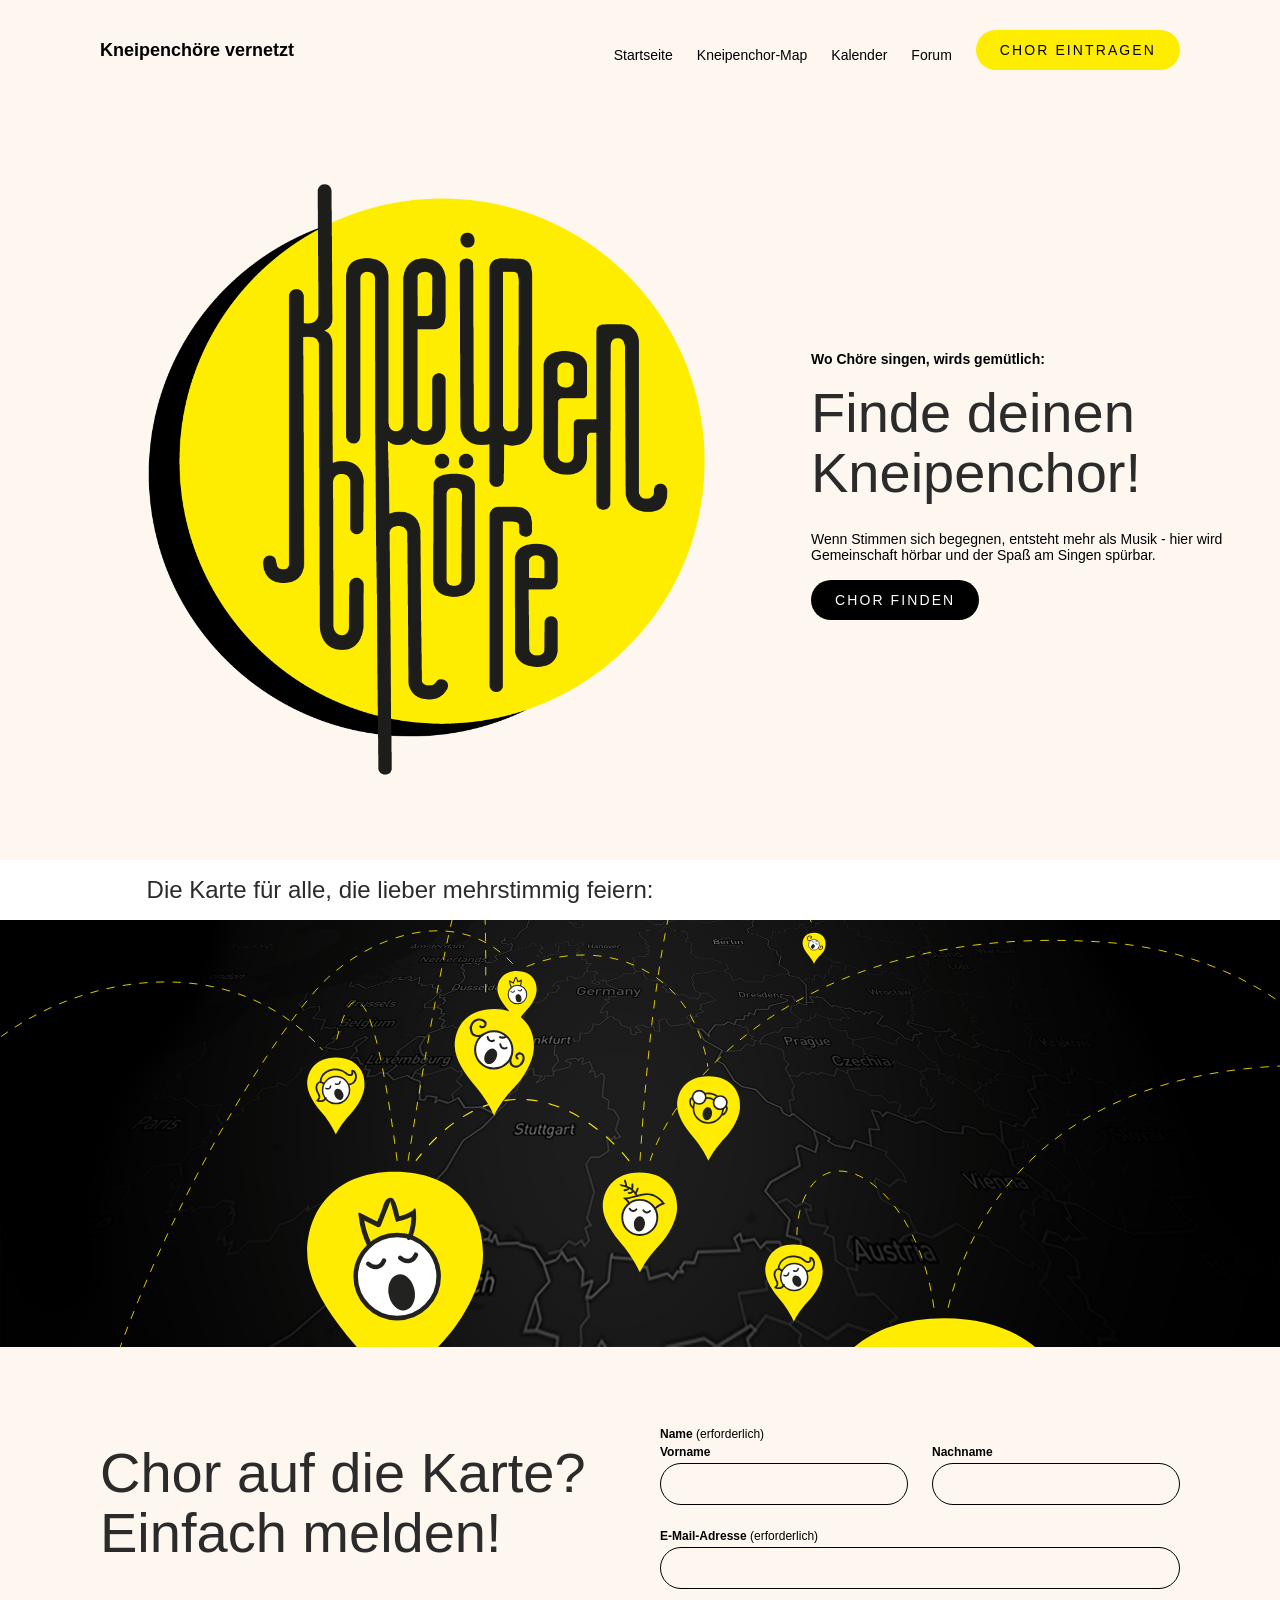
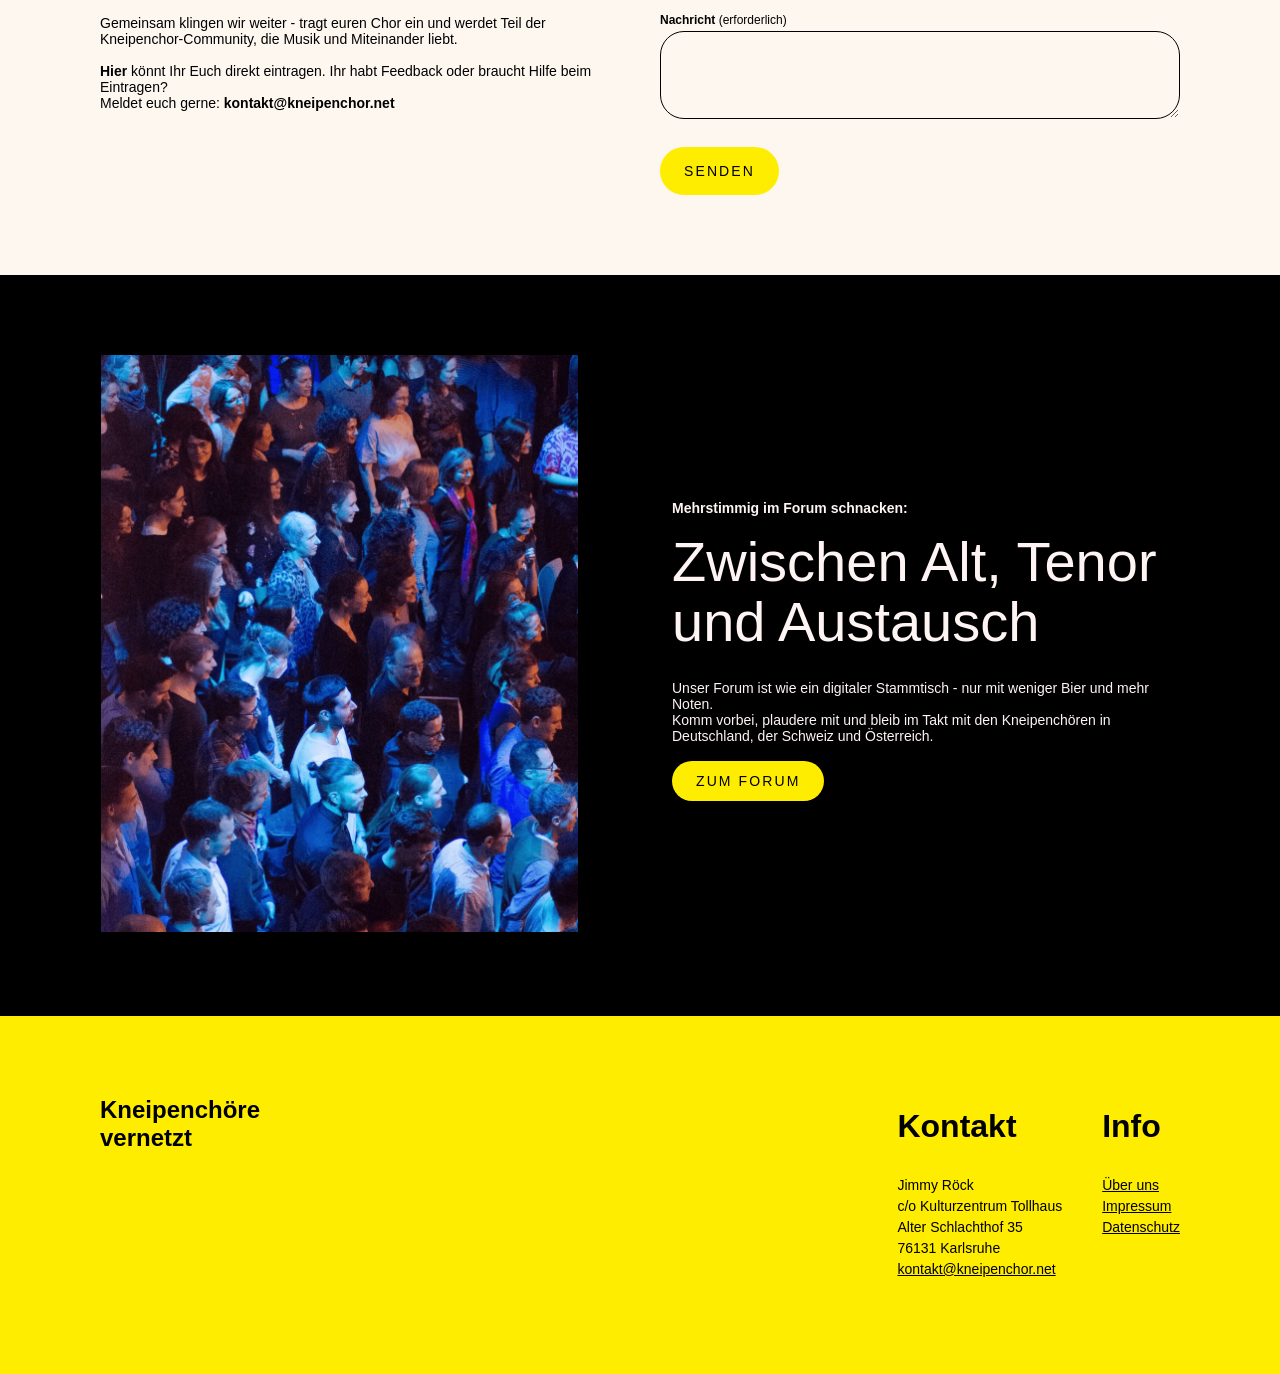
<file: index.html>
<!DOCTYPE html>
<html lang="de">
<html>
<head>
  <meta charset="UTF-8">
  <meta name="viewport" content="width=device-width, initial-scale=1.0">
  <title>Kneipenchöre vernetzt</title>
<link rel="stylesheet" href="Kneipenchor.css">
</head>
<body>



<header class="main-header">
   <button class="hamburger" aria-label="Menü öffnen" aria-expanded="false" type="button">
  <span class="bar"></span>
  <span class="bar"></span>
  <span class="bar"></span>
</button>

  
  <h1 class="site-title">Kneipenchöre vernetzt</h1>
 
  <nav class="main-nav">
    <ul class="nav-list">
      <li><a href="index.html" class="nav-link">Startseite</a></li>
      <li><a href="Karte.html" class="nav-link">Kneipenchor-Map</a></li>
      <li><a href="kalender.html" class="nav-link">Kalender</a></li>
      <li><a href="forum.html" class="nav-link">Forum</a></li>
    </ul>
    <a href="eintragen.html" class="register-btn">Chor eintragen</a>
  </nav>
</header>

<main>
  <section class="hero-section">
    <img src="Kneipenchoere_LOGO.png" onerror="this.onerror=null;this.src='bilder/Kneipenchoere_LOGO.png';" alt="Kneipenchöre Schriftzug" class="hero-img" />
    <div class="hero-content">
      <div class="hero-text-container">
        <p class="hero-subtitle">Wo Chöre singen, wirds gemütlich:</p>
        <h2 class="hero-title">Finde deinen<br />Kneipenchor!</h2>
      </div>
      <p class="hero-description">
        Wenn Stimmen sich begegnen, entsteht mehr als Musik - hier wird<br />
        Gemeinschaft hörbar und der Spaß am Singen spürbar.
      </p>
      <a href="Karte.html" class="cta-button">Chor finden</a>
    </div>
  </section>

 <section class="map-section" id="veranstaltungen">
  <div class="map-content">
    <h2 class="map-title">
      Die Karte für alle, die lieber mehrstimmig feiern:
    </h2>
    <div class="map-image-container">
      <a href="Karte.html">
        <img src="kneipenchor_banner.svg" onerror="this.onerror=null;this.src='bilder/kneipenchor_banner.svg';" alt="Vorschaubild zur Karte mit Pins der Kneipenchöre" class="header-img" />
      </a>
  
    </div>
  </div>
</section>


  <section class="contact-section">
  <div class="contact-content">
    <div class="contact-info">
      <h2 class="contact-title">
        Chor auf die Karte?<span class="break">Einfach melden!</span>
      </h2>
      <p class="contact-description">
        Gemeinsam klingen wir weiter - tragt euren Chor ein und werdet Teil der Kneipenchor-Community, die Musik und Miteinander liebt.<br><br>
        <a href="eintragen.html" class="nav-link">Hier</a> könnt Ihr Euch direkt eintragen. Ihr habt Feedback oder braucht Hilfe beim Eintragen?<br>
        Meldet euch gerne: <strong><a href="mailto:kontakt@kneipenchor.net">kontakt@kneipenchor.net</a></strong>
      </p>
    </div>
    <form class="contact-form" action="https://formsubmit.co/kontakt@kneipenchor.net" method="POST">
  <!-- Formsubmit Hidden Fields -->
  <input type="hidden" name="_captcha" value="false">
  <input type="hidden" name="_next" value="/danke.html">
  <input type="hidden" name="_subject" value="Neue Nachricht vom Kneipenchor-Formular">
  <input type="text" name="_honey" style="display:none">

  <!-- Vor- & Nachname -->
  <div class="form-group">
    <label>Name <span class="required">(erforderlich)</span></label>
    <div class="name-inputs">
      <div class="input-group">
        <label for="firstname">Vorname</label>
        <input type="text" id="firstname" name="Vorname" class="form-input" required />
      </div>
      <div class="input-group">
        <label for="lastname">Nachname</label>
        <input type="text" id="lastname" name="Nachname" class="form-input" required />
      </div>
    </div>
  </div>

  <!-- E-Mail -->
  <div class="form-group">
    <label for="email">E-Mail-Adresse <span class="required">(erforderlich)</span></label>
    <input type="email" id="email" name="Email" class="form-input" required />
  </div>

  <!-- Nachricht -->
  <div class="form-group">
    <label for="message">Nachricht <span class="required">(erforderlich)</span></label>
    <textarea id="message" name="Nachricht" class="form-input" required style="min-height: 88px;"></textarea>
  </div>

  <!-- Absenden -->
  <button type="submit" class="submit-button">Senden</button>
</form>

  </div>
</section>

  <section class="forum-section" id="forum">
    <div class="forum-image">
      <img src="kneipenchor_karlsruhe_forum.png" onerror="this.onerror=null;this.src='bilder/kneipenchor_karlsruhe_forum.png';" alt="Forum illustration" class="forum-img" />
    </div>
    <div class="forum-content">
      <div class="forum-text-container">
        <p class="forum-subtitle">Mehrstimmig im Forum schnacken:</p>
        <h2 class="forum-title">Zwischen Alt, Tenor und Austausch</h2>
      </div>
      <p class="forum-description">
        Unser Forum ist wie ein digitaler Stammtisch - nur mit weniger Bier und mehr Noten.<br />
        Komm vorbei, plaudere mit und bleib im Takt mit den Kneipenchören in Deutschland, der Schweiz und Österreich.
      </p>
      <a href="forum.html" class="forum-button">Zum Forum</a>
    </div>
  </section>
</main>

<footer class="main-footer">
  <div class="footer-brand">
    <h2 class="footer-title">Kneipenchöre<br>vernetzt</h2>
  </div>
  <nav class="footer-nav">
    <div class="footer-sections">
      <section class="footer-section">
        <h3 class="section-title">Kontakt</h3>
        <p class="section-content">
          Jimmy Röck<br>
          c/o Kulturzentrum Tollhaus<br>
          Alter Schlachthof 35<br>
          76131 Karlsruhe<br>
           <a href="mailto:kontakt@kneipenchor.net">kontakt@kneipenchor.net</a>
        </p>
      </section>
      <section class="footer-section">
        <h3 class="section-title">Info</h3>
<p class="section-content">
  <a href="ueber-uns.html">Über uns</a><br>
  <a href="impressum.html">Impressum</a><br>
  <a href="datenschutz.html">Datenschutz</a>
</p>
      </section>
    </div>
  </nav>
</footer>

  <script>
  document.addEventListener('DOMContentLoaded', () => {
    const hamburger = document.querySelector('.hamburger');
    const mainNav = document.querySelector('.main-nav');

    // Öffnen / Schließen bei Klick auf Hamburger
    hamburger.addEventListener('click', (event) => {
      event.stopPropagation(); // Verhindert Schließen bei eigenem Klick
      const isOpen = mainNav.classList.toggle('open');
      hamburger.setAttribute('aria-expanded', isOpen ? 'true' : 'false');
      hamburger.classList.toggle('active', isOpen);
      document.body.style.overflow = isOpen ? 'hidden' : '';
    });

    // Schließen bei Klick außerhalb des Menüs
    document.addEventListener('click', (event) => {
      const isOpen = mainNav.classList.contains('open');
      if (isOpen && !mainNav.contains(event.target) && !hamburger.contains(event.target)) {
        mainNav.classList.remove('open');
        hamburger.classList.remove('active');
        hamburger.setAttribute('aria-expanded', 'false');
        document.body.style.overflow = '';
      }
    });
  });
</script>
  
</body>
</html>
</file>
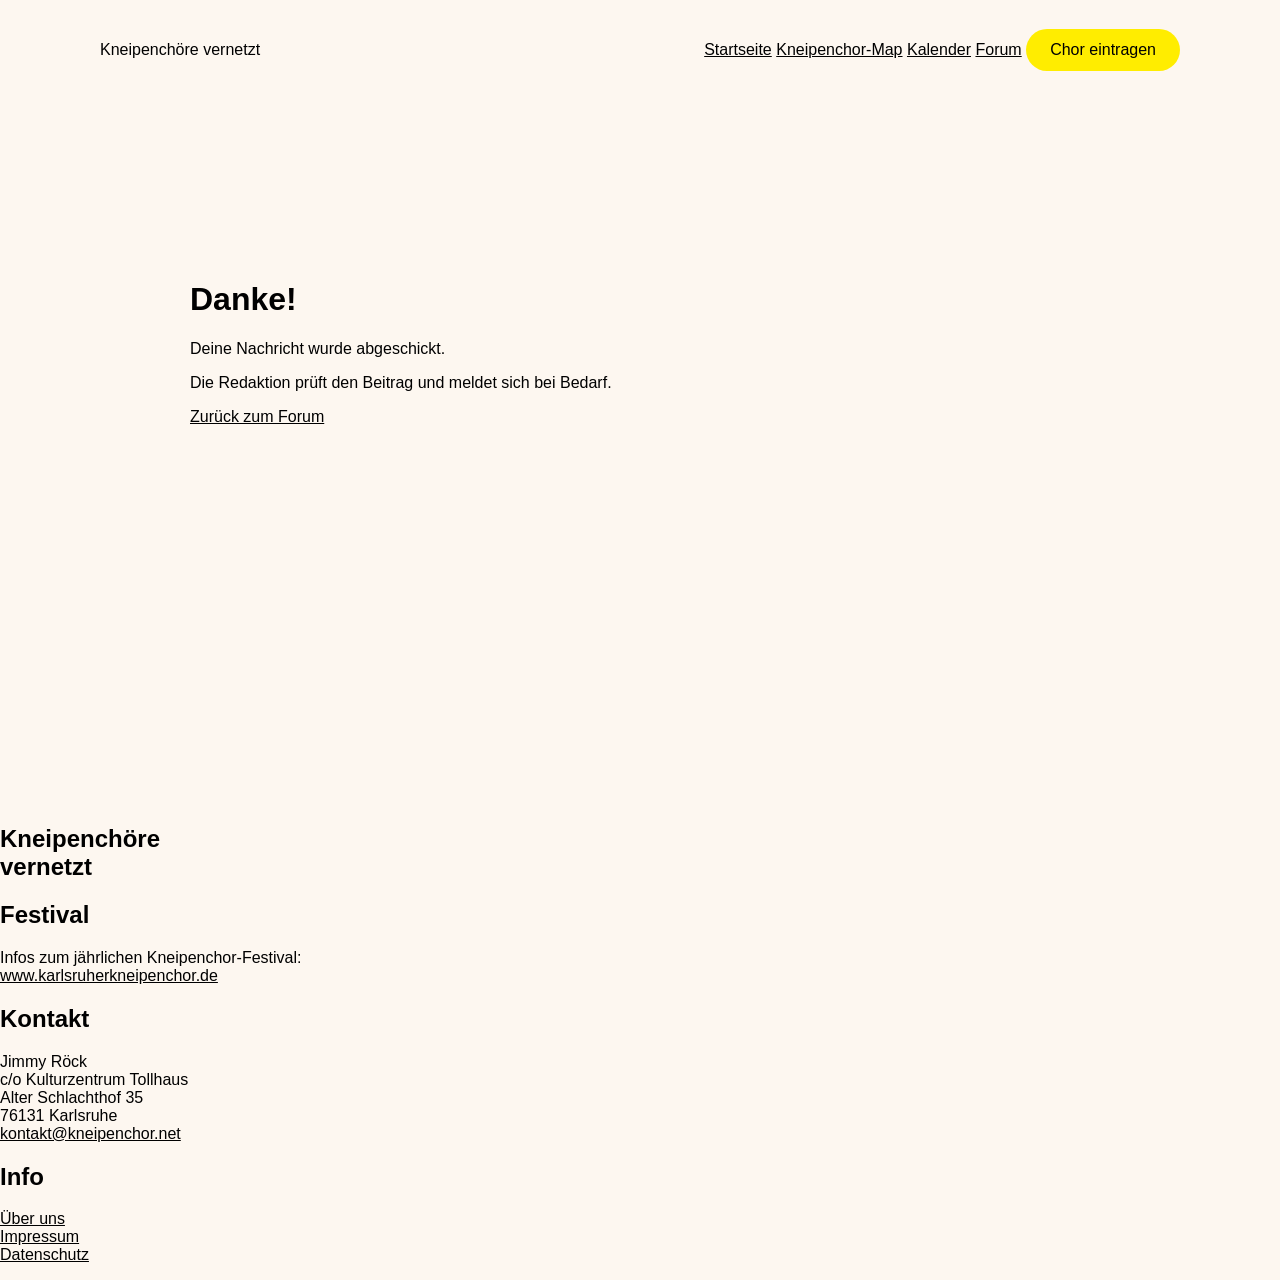
<file: danke.html>
<!DOCTYPE html>
<html lang="de">
<head>
  <meta charset="UTF-8">
  <meta name="viewport" content="width=device-width, initial-scale=1.0">
  <title>Danke – Kneipenchöre vernetzt</title>
  <link rel="stylesheet" href="Kneipenchor.css">
</head>
<body>
  <header class="site-header">
    <div class="logo-text">Kneipenchöre vernetzt</div>
    <nav>
      <a href="index.html">Startseite</a>
      <a href="Karte.html">Kneipenchor-Map</a>
      <a href="kalender.html">Kalender</a>
      <a href="forum.html">Forum</a>
      <a class="button-yellow" href="eintragen.html">Chor eintragen</a>
    </nav>
  </header>

  <main style="max-width: 900px; margin: 120px auto; padding: 40px; min-height: 45vh;">
    <h1>Danke!</h1>
    <p>Deine Nachricht wurde abgeschickt.</p>
    <p>Die Redaktion prüft den Beitrag und meldet sich bei Bedarf.</p>
    <p><a href="forum.html">Zurück zum Forum</a></p>
  </main>

  <footer class="footer">
    <div>
      <h2>Kneipenchöre<br>vernetzt</h2>
    </div>
    <div>
      <h2>Festival</h2>
      <p>Infos zum jährlichen Kneipenchor-Festival:<br>
      <a href="https://www.karlsruherkneipenchor.de">www.karlsruherkneipenchor.de</a></p>
    </div>
    <div>
      <h2>Kontakt</h2>
      <p>Jimmy Röck<br>
      c/o Kulturzentrum Tollhaus<br>
      Alter Schlachthof 35<br>
      76131 Karlsruhe<br>
      <a href="mailto:kontakt@kneipenchor.net">kontakt@kneipenchor.net</a></p>
    </div>
    <div>
      <h2>Info</h2>
      <p><a href="ueber-uns.html">Über uns</a><br>
      <a href="impressum.html">Impressum</a><br>
      <a href="datenschutz.html">Datenschutz</a></p>
    </div>
  </footer>
</body>
</html>
</file>
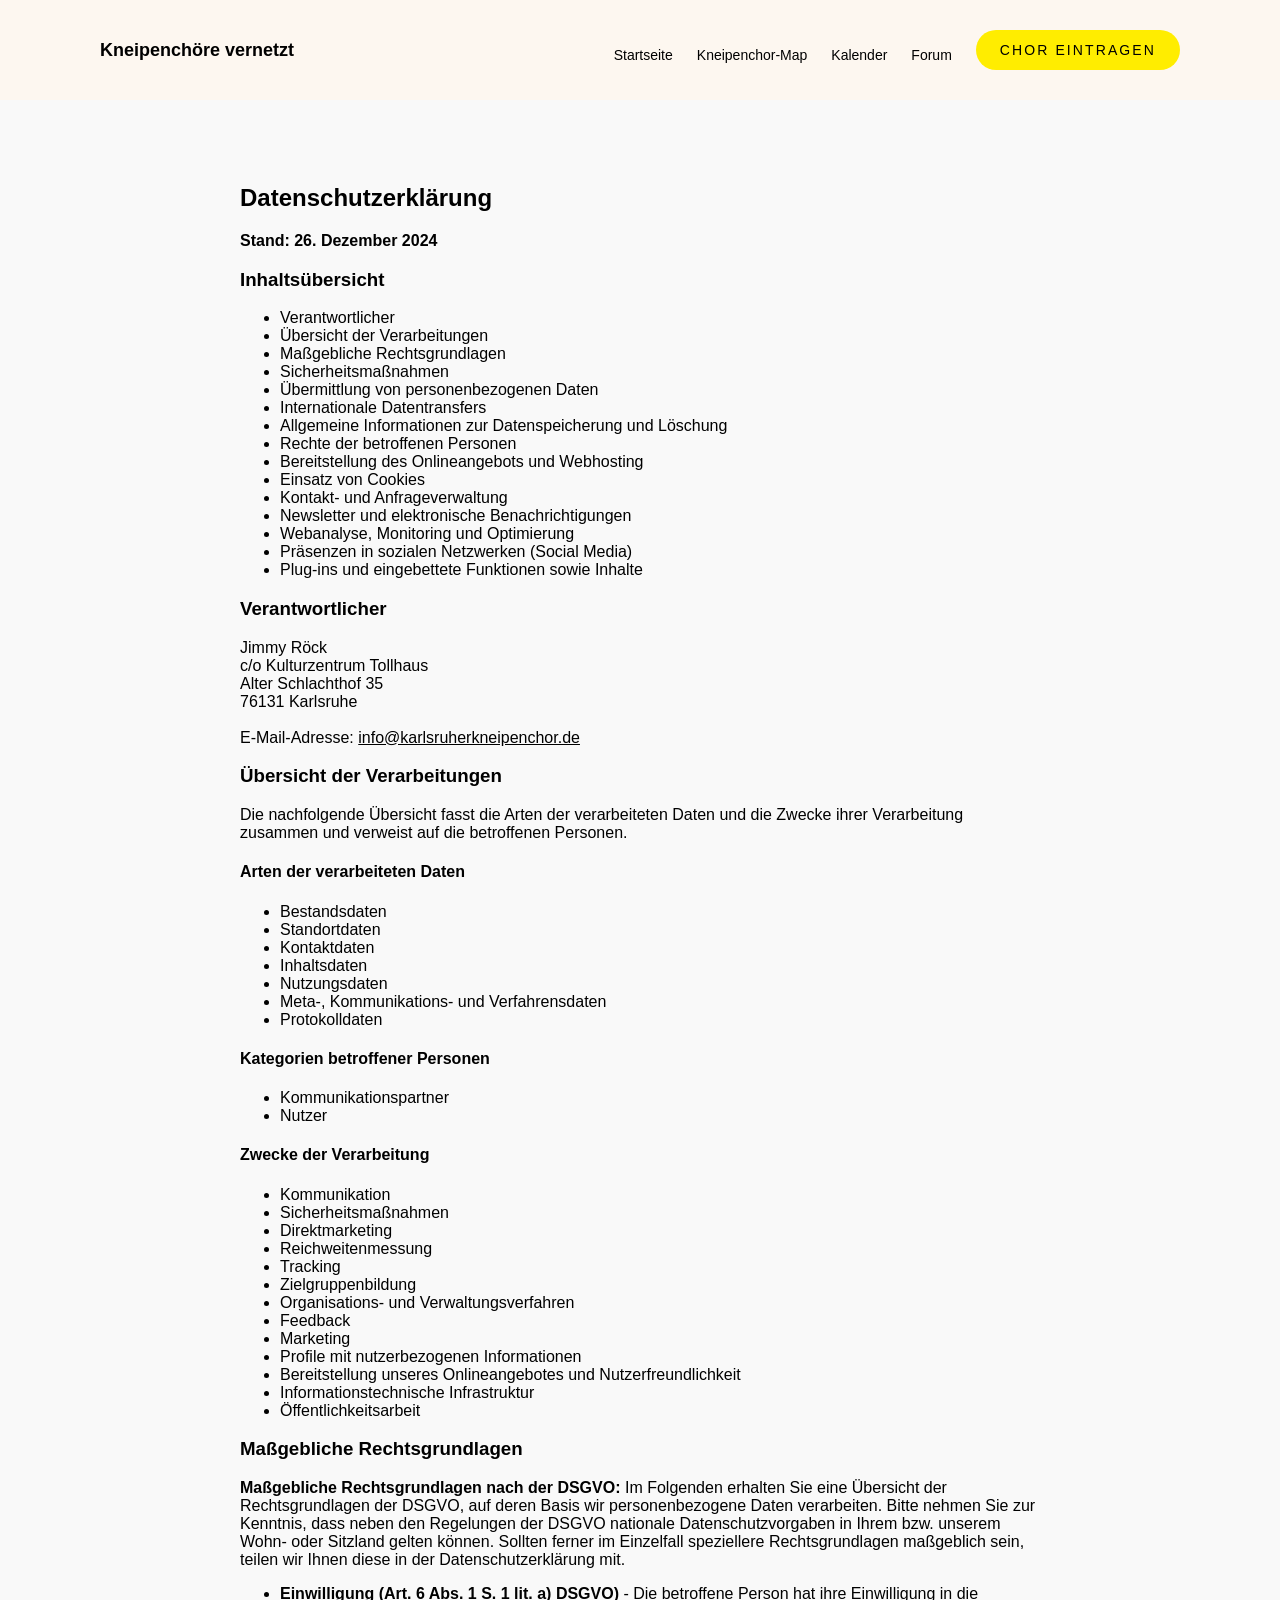
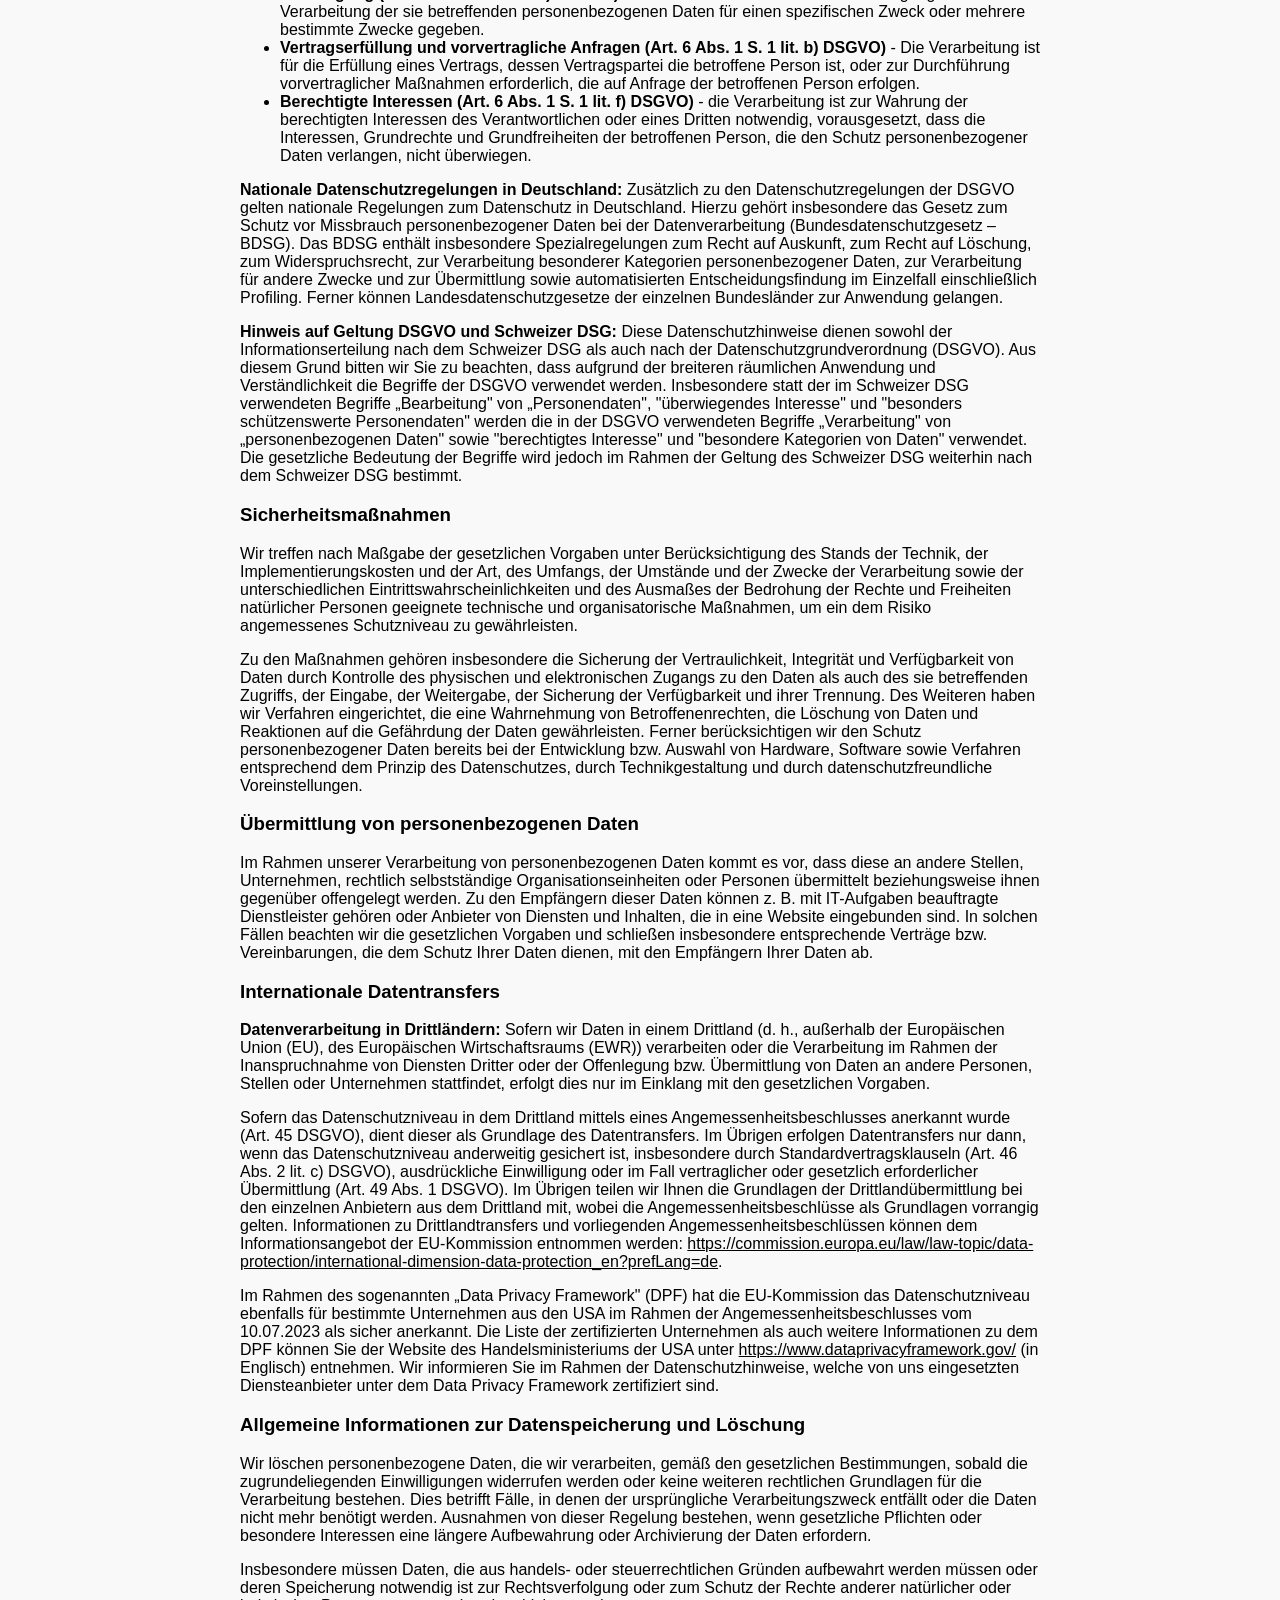
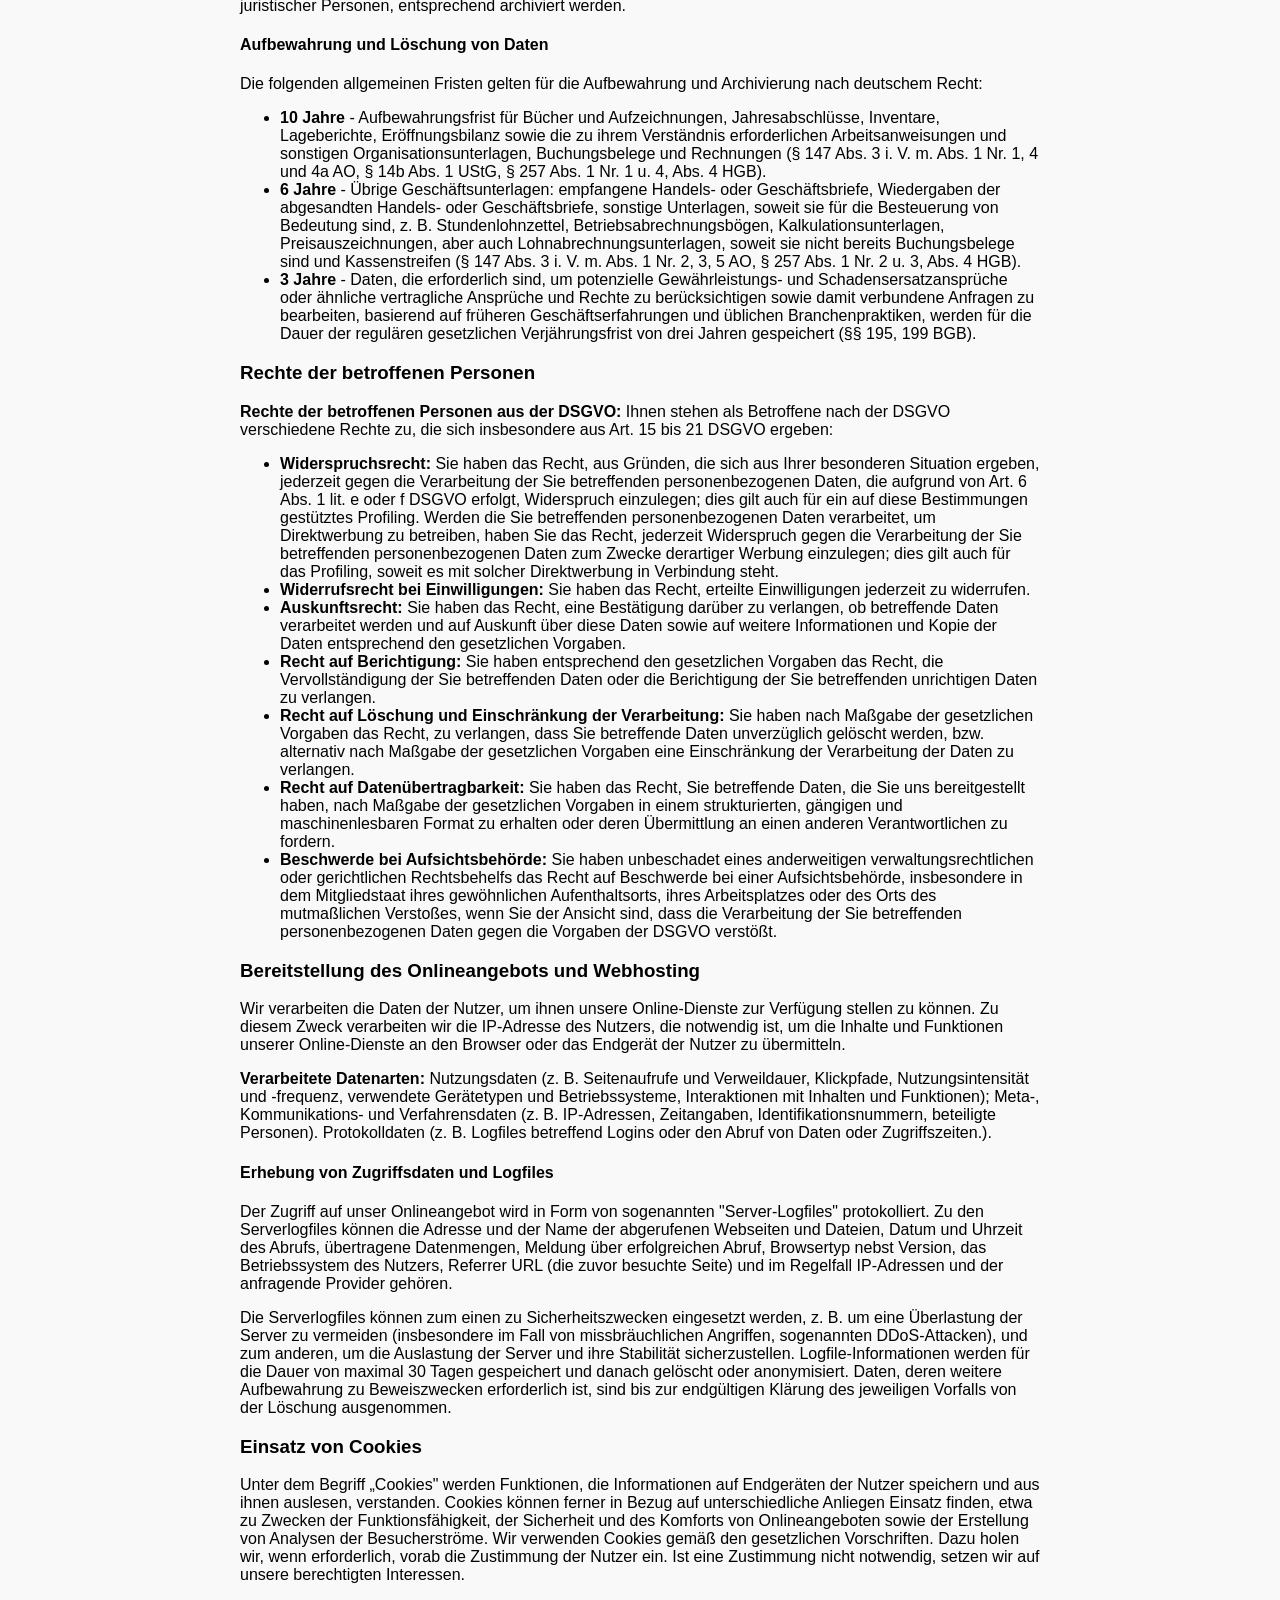
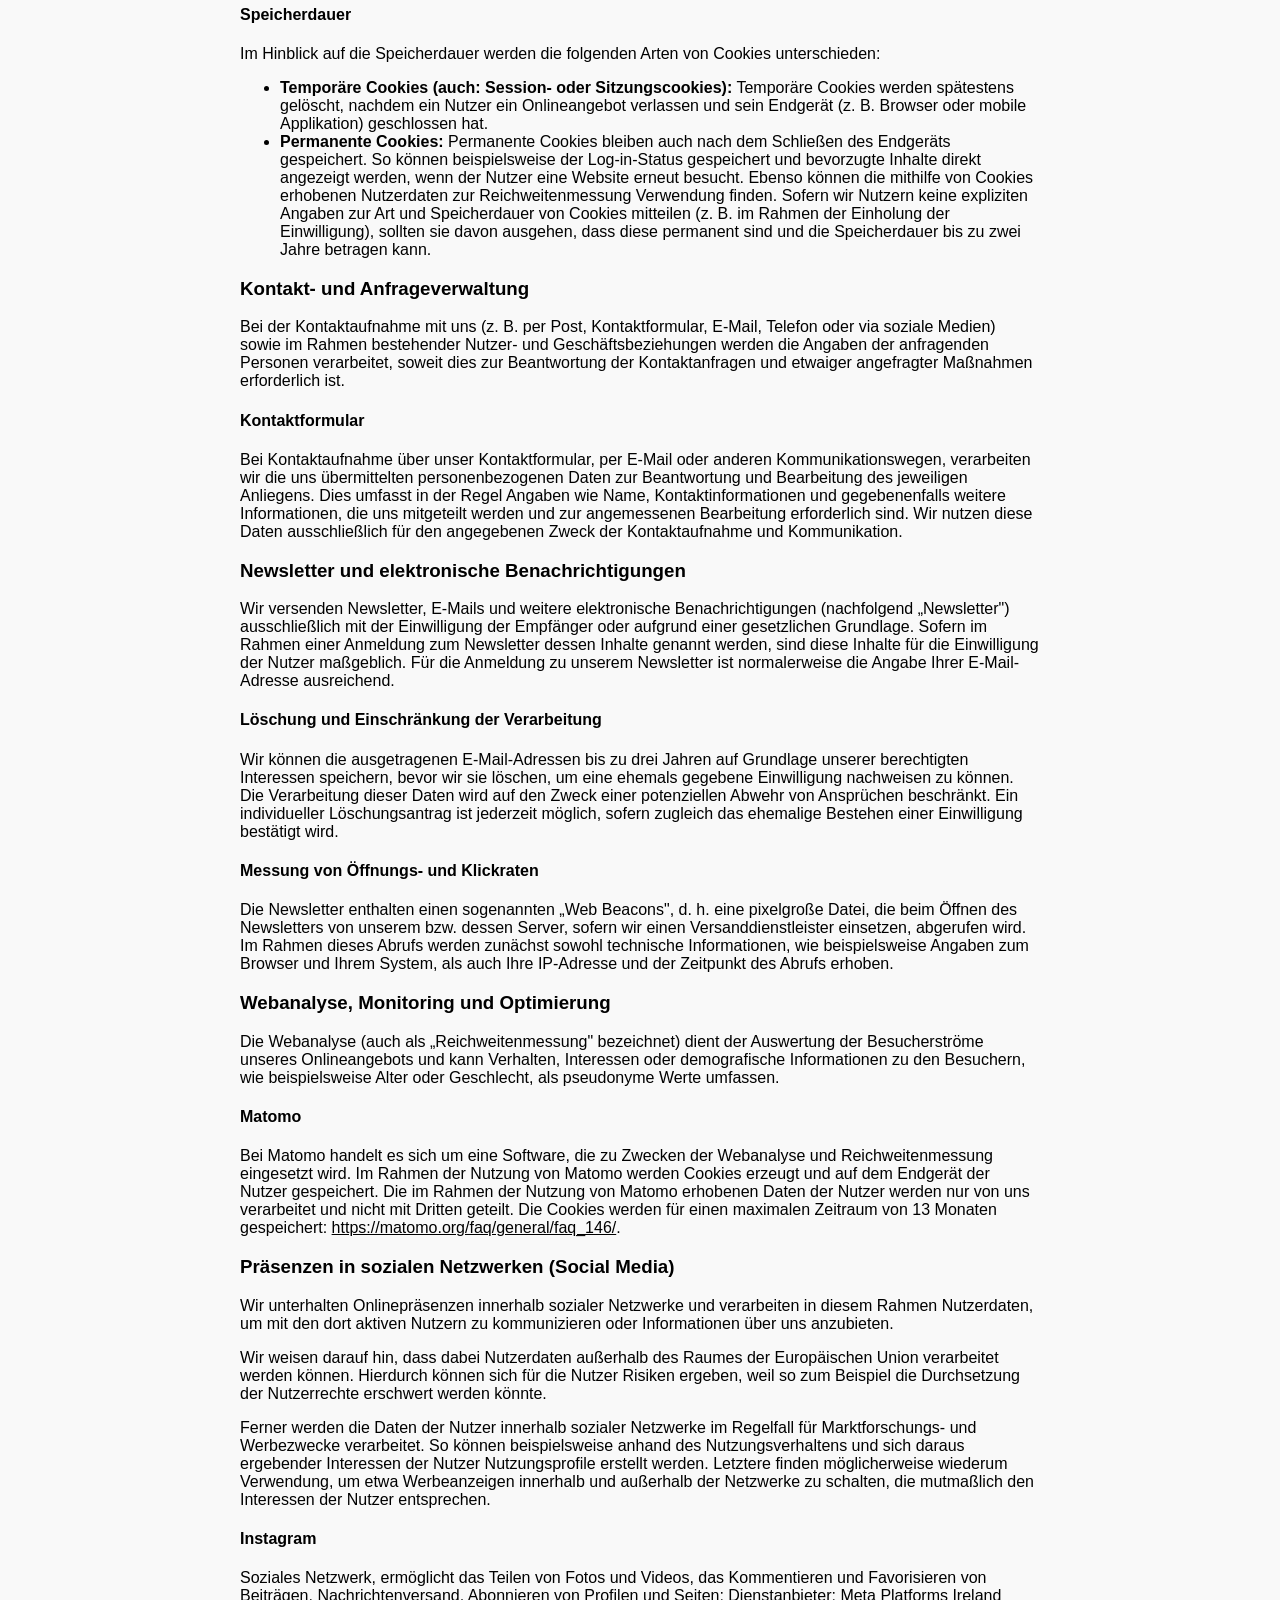
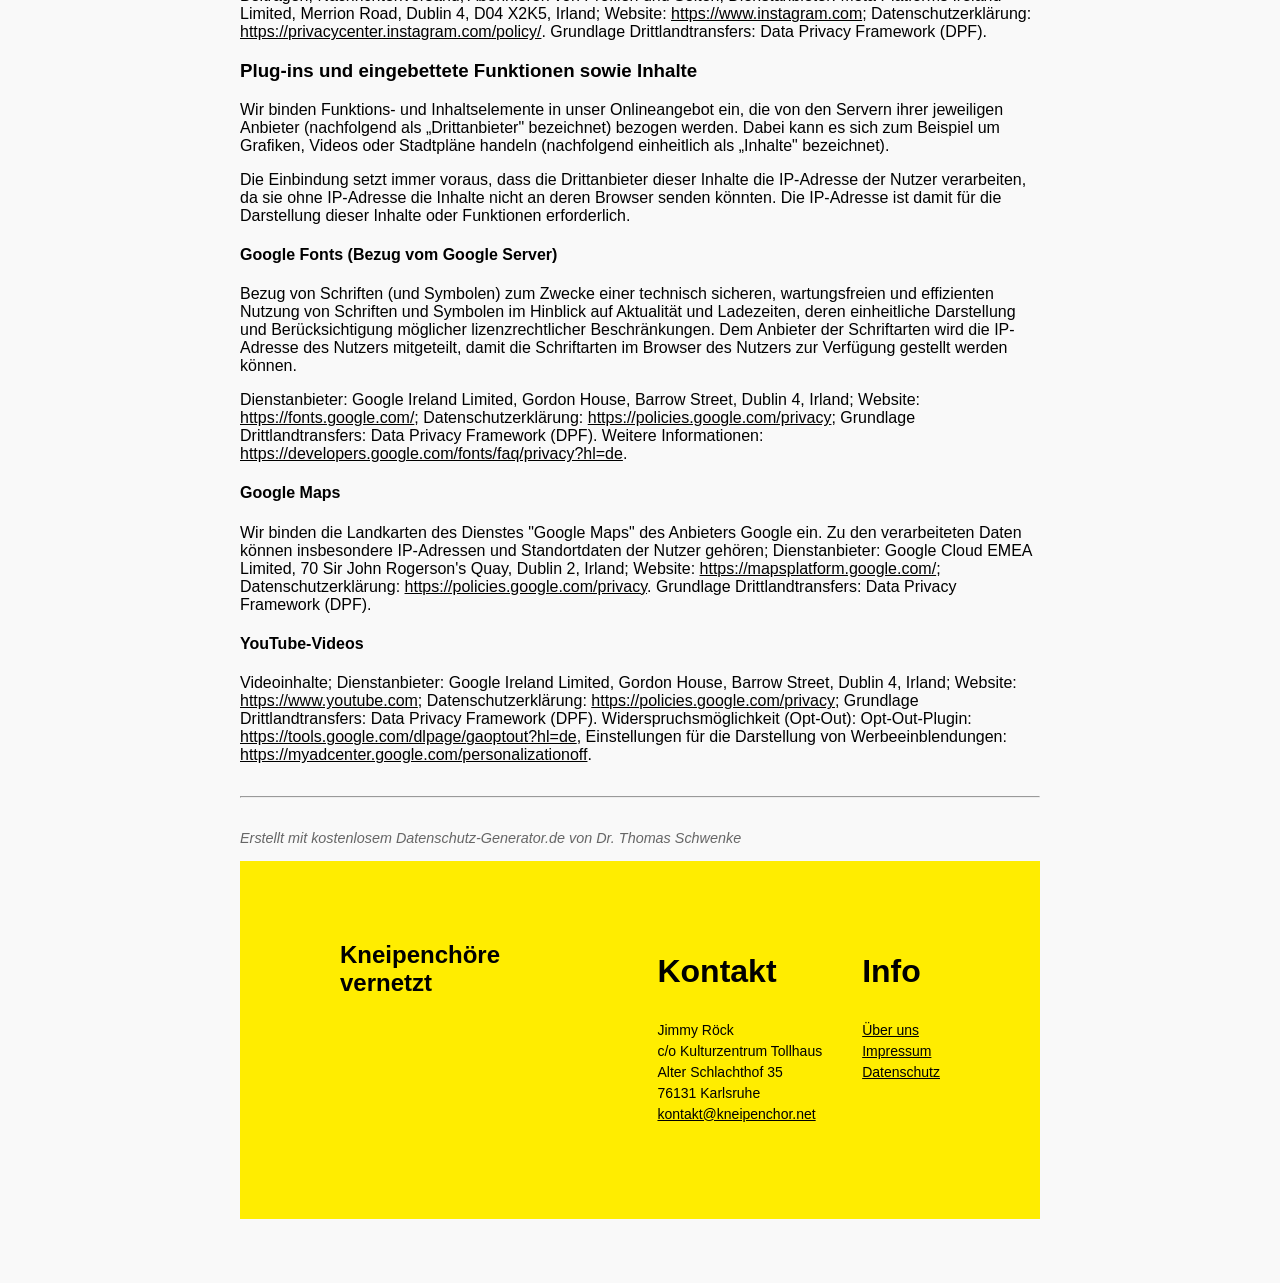
<file: datenschutz.html>
<!DOCTYPE html>
<html lang="de">
<head>
  <meta charset="UTF-8" />
  <meta name="viewport" content="width=device-width, initial-scale=1.0" />
  <title>Datenschutzerklärung — Kneipenchöre vernetzt</title>
  <link rel="stylesheet" href="Kneipenchor.css" />
</head>
<body>
  <!-- Header -->
 <header class="main-header">
  <button class="hamburger" aria-label="Menü öffnen" aria-expanded="false" type="button">
    <span class="bar"></span>
    <span class="bar"></span>
    <span class="bar"></span>
  </button>

  <h1 class="site-title">Kneipenchöre vernetzt</h1>

  <nav class="main-nav">
    <ul class="nav-list">
      <li><a href="index.html" class="nav-link">Startseite</a></li>
      <li><a href="Karte.html" class="nav-link">Kneipenchor-Map</a></li>
      <li><a href="kalender.html" class="nav-link">Kalender</a></li>
      <li><a href="forum.html" class="nav-link">Forum</a></li>
    </ul>
    <a href="eintragen.html" class="register-btn">chor eintragen</a>
  </nav>
</header>

  <!-- Hauptinhalt -->
   <section class="content-section">
    <div class="section-inner">
      <div class="datenschutz-content">
        <h2>Datenschutzerklärung</h2>
        <p><strong>Stand: 26. Dezember 2024</strong></p>

        <h3>Inhaltsübersicht</h3>
        <ul>
          <li>Verantwortlicher</li>
          <li>Übersicht der Verarbeitungen</li>
          <li>Maßgebliche Rechtsgrundlagen</li>
          <li>Sicherheitsmaßnahmen</li>
          <li>Übermittlung von personenbezogenen Daten</li>
          <li>Internationale Datentransfers</li>
          <li>Allgemeine Informationen zur Datenspeicherung und Löschung</li>
          <li>Rechte der betroffenen Personen</li>
          <li>Bereitstellung des Onlineangebots und Webhosting</li>
          <li>Einsatz von Cookies</li>
          <li>Kontakt- und Anfrageverwaltung</li>
          <li>Newsletter und elektronische Benachrichtigungen</li>
          <li>Webanalyse, Monitoring und Optimierung</li>
          <li>Präsenzen in sozialen Netzwerken (Social Media)</li>
          <li>Plug-ins und eingebettete Funktionen sowie Inhalte</li>
        </ul>

        <h3>Verantwortlicher</h3>
        <p>
          Jimmy Röck<br>
          c/o Kulturzentrum Tollhaus<br>
          Alter Schlachthof 35<br>
          76131 Karlsruhe<br><br>
          E-Mail-Adresse: <a href="mailto:info@karlsruherkneipenchor.de">info@karlsruherkneipenchor.de</a>
        </p>

        <h3>Übersicht der Verarbeitungen</h3>
        <p>Die nachfolgende Übersicht fasst die Arten der verarbeiteten Daten und die Zwecke ihrer Verarbeitung zusammen und verweist auf die betroffenen Personen.</p>

        <h4>Arten der verarbeiteten Daten</h4>
        <ul>
          <li>Bestandsdaten</li>
          <li>Standortdaten</li>
          <li>Kontaktdaten</li>
          <li>Inhaltsdaten</li>
          <li>Nutzungsdaten</li>
          <li>Meta-, Kommunikations- und Verfahrensdaten</li>
          <li>Protokolldaten</li>
        </ul>

        <h4>Kategorien betroffener Personen</h4>
        <ul>
          <li>Kommunikationspartner</li>
          <li>Nutzer</li>
        </ul>

        <h4>Zwecke der Verarbeitung</h4>
        <ul>
          <li>Kommunikation</li>
          <li>Sicherheitsmaßnahmen</li>
          <li>Direktmarketing</li>
          <li>Reichweitenmessung</li>
          <li>Tracking</li>
          <li>Zielgruppenbildung</li>
          <li>Organisations- und Verwaltungsverfahren</li>
          <li>Feedback</li>
          <li>Marketing</li>
          <li>Profile mit nutzerbezogenen Informationen</li>
          <li>Bereitstellung unseres Onlineangebotes und Nutzerfreundlichkeit</li>
          <li>Informationstechnische Infrastruktur</li>
          <li>Öffentlichkeitsarbeit</li>
        </ul>

        <h3>Maßgebliche Rechtsgrundlagen</h3>
        <p><strong>Maßgebliche Rechtsgrundlagen nach der DSGVO:</strong> Im Folgenden erhalten Sie eine Übersicht der Rechtsgrundlagen der DSGVO, auf deren Basis wir personenbezogene Daten verarbeiten. Bitte nehmen Sie zur Kenntnis, dass neben den Regelungen der DSGVO nationale Datenschutzvorgaben in Ihrem bzw. unserem Wohn- oder Sitzland gelten können. Sollten ferner im Einzelfall speziellere Rechtsgrundlagen maßgeblich sein, teilen wir Ihnen diese in der Datenschutzerklärung mit.</p>

        <ul>
          <li><strong>Einwilligung (Art. 6 Abs. 1 S. 1 lit. a) DSGVO)</strong> - Die betroffene Person hat ihre Einwilligung in die Verarbeitung der sie betreffenden personenbezogenen Daten für einen spezifischen Zweck oder mehrere bestimmte Zwecke gegeben.</li>
          <li><strong>Vertragserfüllung und vorvertragliche Anfragen (Art. 6 Abs. 1 S. 1 lit. b) DSGVO)</strong> - Die Verarbeitung ist für die Erfüllung eines Vertrags, dessen Vertragspartei die betroffene Person ist, oder zur Durchführung vorvertraglicher Maßnahmen erforderlich, die auf Anfrage der betroffenen Person erfolgen.</li>
          <li><strong>Berechtigte Interessen (Art. 6 Abs. 1 S. 1 lit. f) DSGVO)</strong> - die Verarbeitung ist zur Wahrung der berechtigten Interessen des Verantwortlichen oder eines Dritten notwendig, vorausgesetzt, dass die Interessen, Grundrechte und Grundfreiheiten der betroffenen Person, die den Schutz personenbezogener Daten verlangen, nicht überwiegen.</li>
        </ul>

        <p><strong>Nationale Datenschutzregelungen in Deutschland:</strong> Zusätzlich zu den Datenschutzregelungen der DSGVO gelten nationale Regelungen zum Datenschutz in Deutschland. Hierzu gehört insbesondere das Gesetz zum Schutz vor Missbrauch personenbezogener Daten bei der Datenverarbeitung (Bundesdatenschutzgesetz – BDSG). Das BDSG enthält insbesondere Spezialregelungen zum Recht auf Auskunft, zum Recht auf Löschung, zum Widerspruchsrecht, zur Verarbeitung besonderer Kategorien personenbezogener Daten, zur Verarbeitung für andere Zwecke und zur Übermittlung sowie automatisierten Entscheidungsfindung im Einzelfall einschließlich Profiling. Ferner können Landesdatenschutzgesetze der einzelnen Bundesländer zur Anwendung gelangen.</p>

        <p><strong>Hinweis auf Geltung DSGVO und Schweizer DSG:</strong> Diese Datenschutzhinweise dienen sowohl der Informationserteilung nach dem Schweizer DSG als auch nach der Datenschutzgrundverordnung (DSGVO). Aus diesem Grund bitten wir Sie zu beachten, dass aufgrund der breiteren räumlichen Anwendung und Verständlichkeit die Begriffe der DSGVO verwendet werden. Insbesondere statt der im Schweizer DSG verwendeten Begriffe „Bearbeitung" von „Personendaten", "überwiegendes Interesse" und "besonders schützenswerte Personendaten" werden die in der DSGVO verwendeten Begriffe „Verarbeitung" von „personenbezogenen Daten" sowie "berechtigtes Interesse" und "besondere Kategorien von Daten" verwendet. Die gesetzliche Bedeutung der Begriffe wird jedoch im Rahmen der Geltung des Schweizer DSG weiterhin nach dem Schweizer DSG bestimmt.</p>

        <h3>Sicherheitsmaßnahmen</h3>
        <p>Wir treffen nach Maßgabe der gesetzlichen Vorgaben unter Berücksichtigung des Stands der Technik, der Implementierungskosten und der Art, des Umfangs, der Umstände und der Zwecke der Verarbeitung sowie der unterschiedlichen Eintrittswahrscheinlichkeiten und des Ausmaßes der Bedrohung der Rechte und Freiheiten natürlicher Personen geeignete technische und organisatorische Maßnahmen, um ein dem Risiko angemessenes Schutzniveau zu gewährleisten.</p>

        <p>Zu den Maßnahmen gehören insbesondere die Sicherung der Vertraulichkeit, Integrität und Verfügbarkeit von Daten durch Kontrolle des physischen und elektronischen Zugangs zu den Daten als auch des sie betreffenden Zugriffs, der Eingabe, der Weitergabe, der Sicherung der Verfügbarkeit und ihrer Trennung. Des Weiteren haben wir Verfahren eingerichtet, die eine Wahrnehmung von Betroffenenrechten, die Löschung von Daten und Reaktionen auf die Gefährdung der Daten gewährleisten. Ferner berücksichtigen wir den Schutz personenbezogener Daten bereits bei der Entwicklung bzw. Auswahl von Hardware, Software sowie Verfahren entsprechend dem Prinzip des Datenschutzes, durch Technikgestaltung und durch datenschutzfreundliche Voreinstellungen.</p>

        <h3>Übermittlung von personenbezogenen Daten</h3>
        <p>Im Rahmen unserer Verarbeitung von personenbezogenen Daten kommt es vor, dass diese an andere Stellen, Unternehmen, rechtlich selbstständige Organisationseinheiten oder Personen übermittelt beziehungsweise ihnen gegenüber offengelegt werden. Zu den Empfängern dieser Daten können z. B. mit IT-Aufgaben beauftragte Dienstleister gehören oder Anbieter von Diensten und Inhalten, die in eine Website eingebunden sind. In solchen Fällen beachten wir die gesetzlichen Vorgaben und schließen insbesondere entsprechende Verträge bzw. Vereinbarungen, die dem Schutz Ihrer Daten dienen, mit den Empfängern Ihrer Daten ab.</p>

        <h3>Internationale Datentransfers</h3>
        <p><strong>Datenverarbeitung in Drittländern:</strong> Sofern wir Daten in einem Drittland (d. h., außerhalb der Europäischen Union (EU), des Europäischen Wirtschaftsraums (EWR)) verarbeiten oder die Verarbeitung im Rahmen der Inanspruchnahme von Diensten Dritter oder der Offenlegung bzw. Übermittlung von Daten an andere Personen, Stellen oder Unternehmen stattfindet, erfolgt dies nur im Einklang mit den gesetzlichen Vorgaben.</p>

        <p>Sofern das Datenschutzniveau in dem Drittland mittels eines Angemessenheitsbeschlusses anerkannt wurde (Art. 45 DSGVO), dient dieser als Grundlage des Datentransfers. Im Übrigen erfolgen Datentransfers nur dann, wenn das Datenschutzniveau anderweitig gesichert ist, insbesondere durch Standardvertragsklauseln (Art. 46 Abs. 2 lit. c) DSGVO), ausdrückliche Einwilligung oder im Fall vertraglicher oder gesetzlich erforderlicher Übermittlung (Art. 49 Abs. 1 DSGVO). Im Übrigen teilen wir Ihnen die Grundlagen der Drittlandübermittlung bei den einzelnen Anbietern aus dem Drittland mit, wobei die Angemessenheitsbeschlüsse als Grundlagen vorrangig gelten. Informationen zu Drittlandtransfers und vorliegenden Angemessenheitsbeschlüssen können dem Informationsangebot der EU-Kommission entnommen werden: <a href="https://commission.europa.eu/law/law-topic/data-protection/international-dimension-data-protection_en?prefLang=de" target="_blank">https://commission.europa.eu/law/law-topic/data-protection/international-dimension-data-protection_en?prefLang=de</a>.</p>

        <p>Im Rahmen des sogenannten „Data Privacy Framework" (DPF) hat die EU-Kommission das Datenschutzniveau ebenfalls für bestimmte Unternehmen aus den USA im Rahmen der Angemessenheitsbeschlusses vom 10.07.2023 als sicher anerkannt. Die Liste der zertifizierten Unternehmen als auch weitere Informationen zu dem DPF können Sie der Website des Handelsministeriums der USA unter <a href="https://www.dataprivacyframework.gov/" target="_blank">https://www.dataprivacyframework.gov/</a> (in Englisch) entnehmen. Wir informieren Sie im Rahmen der Datenschutzhinweise, welche von uns eingesetzten Diensteanbieter unter dem Data Privacy Framework zertifiziert sind.</p>

        <h3>Allgemeine Informationen zur Datenspeicherung und Löschung</h3>
        <p>Wir löschen personenbezogene Daten, die wir verarbeiten, gemäß den gesetzlichen Bestimmungen, sobald die zugrundeliegenden Einwilligungen widerrufen werden oder keine weiteren rechtlichen Grundlagen für die Verarbeitung bestehen. Dies betrifft Fälle, in denen der ursprüngliche Verarbeitungszweck entfällt oder die Daten nicht mehr benötigt werden. Ausnahmen von dieser Regelung bestehen, wenn gesetzliche Pflichten oder besondere Interessen eine längere Aufbewahrung oder Archivierung der Daten erfordern.</p>

        <p>Insbesondere müssen Daten, die aus handels- oder steuerrechtlichen Gründen aufbewahrt werden müssen oder deren Speicherung notwendig ist zur Rechtsverfolgung oder zum Schutz der Rechte anderer natürlicher oder juristischer Personen, entsprechend archiviert werden.</p>

        <h4>Aufbewahrung und Löschung von Daten</h4>
        <p>Die folgenden allgemeinen Fristen gelten für die Aufbewahrung und Archivierung nach deutschem Recht:</p>
        <ul>
          <li><strong>10 Jahre</strong> - Aufbewahrungsfrist für Bücher und Aufzeichnungen, Jahresabschlüsse, Inventare, Lageberichte, Eröffnungsbilanz sowie die zu ihrem Verständnis erforderlichen Arbeitsanweisungen und sonstigen Organisationsunterlagen, Buchungsbelege und Rechnungen (§ 147 Abs. 3 i. V. m. Abs. 1 Nr. 1, 4 und 4a AO, § 14b Abs. 1 UStG, § 257 Abs. 1 Nr. 1 u. 4, Abs. 4 HGB).</li>
          <li><strong>6 Jahre</strong> - Übrige Geschäftsunterlagen: empfangene Handels- oder Geschäftsbriefe, Wiedergaben der abgesandten Handels- oder Geschäftsbriefe, sonstige Unterlagen, soweit sie für die Besteuerung von Bedeutung sind, z. B. Stundenlohnzettel, Betriebsabrechnungsbögen, Kalkulationsunterlagen, Preisauszeichnungen, aber auch Lohnabrechnungsunterlagen, soweit sie nicht bereits Buchungsbelege sind und Kassenstreifen (§ 147 Abs. 3 i. V. m. Abs. 1 Nr. 2, 3, 5 AO, § 257 Abs. 1 Nr. 2 u. 3, Abs. 4 HGB).</li>
          <li><strong>3 Jahre</strong> - Daten, die erforderlich sind, um potenzielle Gewährleistungs- und Schadensersatzansprüche oder ähnliche vertragliche Ansprüche und Rechte zu berücksichtigen sowie damit verbundene Anfragen zu bearbeiten, basierend auf früheren Geschäftserfahrungen und üblichen Branchenpraktiken, werden für die Dauer der regulären gesetzlichen Verjährungsfrist von drei Jahren gespeichert (§§ 195, 199 BGB).</li>
        </ul>

        <h3>Rechte der betroffenen Personen</h3>
        <p><strong>Rechte der betroffenen Personen aus der DSGVO:</strong> Ihnen stehen als Betroffene nach der DSGVO verschiedene Rechte zu, die sich insbesondere aus Art. 15 bis 21 DSGVO ergeben:</p>

        <ul>
          <li><strong>Widerspruchsrecht:</strong> Sie haben das Recht, aus Gründen, die sich aus Ihrer besonderen Situation ergeben, jederzeit gegen die Verarbeitung der Sie betreffenden personenbezogenen Daten, die aufgrund von Art. 6 Abs. 1 lit. e oder f DSGVO erfolgt, Widerspruch einzulegen; dies gilt auch für ein auf diese Bestimmungen gestütztes Profiling. Werden die Sie betreffenden personenbezogenen Daten verarbeitet, um Direktwerbung zu betreiben, haben Sie das Recht, jederzeit Widerspruch gegen die Verarbeitung der Sie betreffenden personenbezogenen Daten zum Zwecke derartiger Werbung einzulegen; dies gilt auch für das Profiling, soweit es mit solcher Direktwerbung in Verbindung steht.</li>
          <li><strong>Widerrufsrecht bei Einwilligungen:</strong> Sie haben das Recht, erteilte Einwilligungen jederzeit zu widerrufen.</li>
          <li><strong>Auskunftsrecht:</strong> Sie haben das Recht, eine Bestätigung darüber zu verlangen, ob betreffende Daten verarbeitet werden und auf Auskunft über diese Daten sowie auf weitere Informationen und Kopie der Daten entsprechend den gesetzlichen Vorgaben.</li>
          <li><strong>Recht auf Berichtigung:</strong> Sie haben entsprechend den gesetzlichen Vorgaben das Recht, die Vervollständigung der Sie betreffenden Daten oder die Berichtigung der Sie betreffenden unrichtigen Daten zu verlangen.</li>
          <li><strong>Recht auf Löschung und Einschränkung der Verarbeitung:</strong> Sie haben nach Maßgabe der gesetzlichen Vorgaben das Recht, zu verlangen, dass Sie betreffende Daten unverzüglich gelöscht werden, bzw. alternativ nach Maßgabe der gesetzlichen Vorgaben eine Einschränkung der Verarbeitung der Daten zu verlangen.</li>
          <li><strong>Recht auf Datenübertragbarkeit:</strong> Sie haben das Recht, Sie betreffende Daten, die Sie uns bereitgestellt haben, nach Maßgabe der gesetzlichen Vorgaben in einem strukturierten, gängigen und maschinenlesbaren Format zu erhalten oder deren Übermittlung an einen anderen Verantwortlichen zu fordern.</li>
          <li><strong>Beschwerde bei Aufsichtsbehörde:</strong> Sie haben unbeschadet eines anderweitigen verwaltungsrechtlichen oder gerichtlichen Rechtsbehelfs das Recht auf Beschwerde bei einer Aufsichtsbehörde, insbesondere in dem Mitgliedstaat ihres gewöhnlichen Aufenthaltsorts, ihres Arbeitsplatzes oder des Orts des mutmaßlichen Verstoßes, wenn Sie der Ansicht sind, dass die Verarbeitung der Sie betreffenden personenbezogenen Daten gegen die Vorgaben der DSGVO verstößt.</li>
        </ul>

        <h3>Bereitstellung des Onlineangebots und Webhosting</h3>
        <p>Wir verarbeiten die Daten der Nutzer, um ihnen unsere Online-Dienste zur Verfügung stellen zu können. Zu diesem Zweck verarbeiten wir die IP-Adresse des Nutzers, die notwendig ist, um die Inhalte und Funktionen unserer Online-Dienste an den Browser oder das Endgerät der Nutzer zu übermitteln.</p>

        <p><strong>Verarbeitete Datenarten:</strong> Nutzungsdaten (z. B. Seitenaufrufe und Verweildauer, Klickpfade, Nutzungsintensität und -frequenz, verwendete Gerätetypen und Betriebssysteme, Interaktionen mit Inhalten und Funktionen); Meta-, Kommunikations- und Verfahrensdaten (z. B. IP-Adressen, Zeitangaben, Identifikationsnummern, beteiligte Personen). Protokolldaten (z. B. Logfiles betreffend Logins oder den Abruf von Daten oder Zugriffszeiten.).</p>

        <h4>Erhebung von Zugriffsdaten und Logfiles</h4>
        <p>Der Zugriff auf unser Onlineangebot wird in Form von sogenannten "Server-Logfiles" protokolliert. Zu den Serverlogfiles können die Adresse und der Name der abgerufenen Webseiten und Dateien, Datum und Uhrzeit des Abrufs, übertragene Datenmengen, Meldung über erfolgreichen Abruf, Browsertyp nebst Version, das Betriebssystem des Nutzers, Referrer URL (die zuvor besuchte Seite) und im Regelfall IP-Adressen und der anfragende Provider gehören.</p>

        <p>Die Serverlogfiles können zum einen zu Sicherheitszwecken eingesetzt werden, z. B. um eine Überlastung der Server zu vermeiden (insbesondere im Fall von missbräuchlichen Angriffen, sogenannten DDoS-Attacken), und zum anderen, um die Auslastung der Server und ihre Stabilität sicherzustellen. Logfile-Informationen werden für die Dauer von maximal 30 Tagen gespeichert und danach gelöscht oder anonymisiert. Daten, deren weitere Aufbewahrung zu Beweiszwecken erforderlich ist, sind bis zur endgültigen Klärung des jeweiligen Vorfalls von der Löschung ausgenommen.</p>

        <h3>Einsatz von Cookies</h3>
        <p>Unter dem Begriff „Cookies" werden Funktionen, die Informationen auf Endgeräten der Nutzer speichern und aus ihnen auslesen, verstanden. Cookies können ferner in Bezug auf unterschiedliche Anliegen Einsatz finden, etwa zu Zwecken der Funktionsfähigkeit, der Sicherheit und des Komforts von Onlineangeboten sowie der Erstellung von Analysen der Besucherströme. Wir verwenden Cookies gemäß den gesetzlichen Vorschriften. Dazu holen wir, wenn erforderlich, vorab die Zustimmung der Nutzer ein. Ist eine Zustimmung nicht notwendig, setzen wir auf unsere berechtigten Interessen.</p>

        <h4>Speicherdauer</h4>
        <p>Im Hinblick auf die Speicherdauer werden die folgenden Arten von Cookies unterschieden:</p>
        <ul>
          <li><strong>Temporäre Cookies (auch: Session- oder Sitzungscookies):</strong> Temporäre Cookies werden spätestens gelöscht, nachdem ein Nutzer ein Onlineangebot verlassen und sein Endgerät (z. B. Browser oder mobile Applikation) geschlossen hat.</li>
          <li><strong>Permanente Cookies:</strong> Permanente Cookies bleiben auch nach dem Schließen des Endgeräts gespeichert. So können beispielsweise der Log-in-Status gespeichert und bevorzugte Inhalte direkt angezeigt werden, wenn der Nutzer eine Website erneut besucht. Ebenso können die mithilfe von Cookies erhobenen Nutzerdaten zur Reichweitenmessung Verwendung finden. Sofern wir Nutzern keine expliziten Angaben zur Art und Speicherdauer von Cookies mitteilen (z. B. im Rahmen der Einholung der Einwilligung), sollten sie davon ausgehen, dass diese permanent sind und die Speicherdauer bis zu zwei Jahre betragen kann.</li>
        </ul>

        <h3>Kontakt- und Anfrageverwaltung</h3>
        <p>Bei der Kontaktaufnahme mit uns (z. B. per Post, Kontaktformular, E-Mail, Telefon oder via soziale Medien) sowie im Rahmen bestehender Nutzer- und Geschäftsbeziehungen werden die Angaben der anfragenden Personen verarbeitet, soweit dies zur Beantwortung der Kontaktanfragen und etwaiger angefragter Maßnahmen erforderlich ist.</p>

        <h4>Kontaktformular</h4>
        <p>Bei Kontaktaufnahme über unser Kontaktformular, per E-Mail oder anderen Kommunikationswegen, verarbeiten wir die uns übermittelten personenbezogenen Daten zur Beantwortung und Bearbeitung des jeweiligen Anliegens. Dies umfasst in der Regel Angaben wie Name, Kontaktinformationen und gegebenenfalls weitere Informationen, die uns mitgeteilt werden und zur angemessenen Bearbeitung erforderlich sind. Wir nutzen diese Daten ausschließlich für den angegebenen Zweck der Kontaktaufnahme und Kommunikation.</p>

        <h3>Newsletter und elektronische Benachrichtigungen</h3>
        <p>Wir versenden Newsletter, E-Mails und weitere elektronische Benachrichtigungen (nachfolgend „Newsletter") ausschließlich mit der Einwilligung der Empfänger oder aufgrund einer gesetzlichen Grundlage. Sofern im Rahmen einer Anmeldung zum Newsletter dessen Inhalte genannt werden, sind diese Inhalte für die Einwilligung der Nutzer maßgeblich. Für die Anmeldung zu unserem Newsletter ist normalerweise die Angabe Ihrer E-Mail-Adresse ausreichend.</p>

        <h4>Löschung und Einschränkung der Verarbeitung</h4>
        <p>Wir können die ausgetragenen E-Mail-Adressen bis zu drei Jahren auf Grundlage unserer berechtigten Interessen speichern, bevor wir sie löschen, um eine ehemals gegebene Einwilligung nachweisen zu können. Die Verarbeitung dieser Daten wird auf den Zweck einer potenziellen Abwehr von Ansprüchen beschränkt. Ein individueller Löschungsantrag ist jederzeit möglich, sofern zugleich das ehemalige Bestehen einer Einwilligung bestätigt wird.</p>

        <h4>Messung von Öffnungs- und Klickraten</h4>
        <p>Die Newsletter enthalten einen sogenannten „Web Beacons", d. h. eine pixelgroße Datei, die beim Öffnen des Newsletters von unserem bzw. dessen Server, sofern wir einen Versanddienstleister einsetzen, abgerufen wird. Im Rahmen dieses Abrufs werden zunächst sowohl technische Informationen, wie beispielsweise Angaben zum Browser und Ihrem System, als auch Ihre IP-Adresse und der Zeitpunkt des Abrufs erhoben.</p>

        <h3>Webanalyse, Monitoring und Optimierung</h3>
        <p>Die Webanalyse (auch als „Reichweitenmessung" bezeichnet) dient der Auswertung der Besucherströme unseres Onlineangebots und kann Verhalten, Interessen oder demografische Informationen zu den Besuchern, wie beispielsweise Alter oder Geschlecht, als pseudonyme Werte umfassen.</p>

        <h4>Matomo</h4>
        <p>Bei Matomo handelt es sich um eine Software, die zu Zwecken der Webanalyse und Reichweitenmessung eingesetzt wird. Im Rahmen der Nutzung von Matomo werden Cookies erzeugt und auf dem Endgerät der Nutzer gespeichert. Die im Rahmen der Nutzung von Matomo erhobenen Daten der Nutzer werden nur von uns verarbeitet und nicht mit Dritten geteilt. Die Cookies werden für einen maximalen Zeitraum von 13 Monaten gespeichert: <a href="https://matomo.org/faq/general/faq_146/" target="_blank">https://matomo.org/faq/general/faq_146/</a>.</p>

        <h3>Präsenzen in sozialen Netzwerken (Social Media)</h3>
        <p>Wir unterhalten Onlinepräsenzen innerhalb sozialer Netzwerke und verarbeiten in diesem Rahmen Nutzerdaten, um mit den dort aktiven Nutzern zu kommunizieren oder Informationen über uns anzubieten.</p>

        <p>Wir weisen darauf hin, dass dabei Nutzerdaten außerhalb des Raumes der Europäischen Union verarbeitet werden können. Hierdurch können sich für die Nutzer Risiken ergeben, weil so zum Beispiel die Durchsetzung der Nutzerrechte erschwert werden könnte.</p>

        <p>Ferner werden die Daten der Nutzer innerhalb sozialer Netzwerke im Regelfall für Marktforschungs- und Werbezwecke verarbeitet. So können beispielsweise anhand des Nutzungsverhaltens und sich daraus ergebender Interessen der Nutzer Nutzungsprofile erstellt werden. Letztere finden möglicherweise wiederum Verwendung, um etwa Werbeanzeigen innerhalb und außerhalb der Netzwerke zu schalten, die mutmaßlich den Interessen der Nutzer entsprechen.</p>

        <h4>Instagram</h4>
        <p>Soziales Netzwerk, ermöglicht das Teilen von Fotos und Videos, das Kommentieren und Favorisieren von Beiträgen, Nachrichtenversand, Abonnieren von Profilen und Seiten; Dienstanbieter: Meta Platforms Ireland Limited, Merrion Road, Dublin 4, D04 X2K5, Irland; Website: <a href="https://www.instagram.com" target="_blank">https://www.instagram.com</a>; Datenschutzerklärung: <a href="https://privacycenter.instagram.com/policy/" target="_blank">https://privacycenter.instagram.com/policy/</a>. Grundlage Drittlandtransfers: Data Privacy Framework (DPF).</p>

        <h3>Plug-ins und eingebettete Funktionen sowie Inhalte</h3>
        <p>Wir binden Funktions- und Inhaltselemente in unser Onlineangebot ein, die von den Servern ihrer jeweiligen Anbieter (nachfolgend als „Drittanbieter" bezeichnet) bezogen werden. Dabei kann es sich zum Beispiel um Grafiken, Videos oder Stadtpläne handeln (nachfolgend einheitlich als „Inhalte" bezeichnet).</p>

        <p>Die Einbindung setzt immer voraus, dass die Drittanbieter dieser Inhalte die IP-Adresse der Nutzer verarbeiten, da sie ohne IP-Adresse die Inhalte nicht an deren Browser senden könnten. Die IP-Adresse ist damit für die Darstellung dieser Inhalte oder Funktionen erforderlich.</p>

        <h4>Google Fonts (Bezug vom Google Server)</h4>
        <p>Bezug von Schriften (und Symbolen) zum Zwecke einer technisch sicheren, wartungsfreien und effizienten Nutzung von Schriften und Symbolen im Hinblick auf Aktualität und Ladezeiten, deren einheitliche Darstellung und Berücksichtigung möglicher lizenzrechtlicher Beschränkungen. Dem Anbieter der Schriftarten wird die IP-Adresse des Nutzers mitgeteilt, damit die Schriftarten im Browser des Nutzers zur Verfügung gestellt werden können.</p>

        <p>Dienstanbieter: Google Ireland Limited, Gordon House, Barrow Street, Dublin 4, Irland; Website: <a href="https://fonts.google.com/" target="_blank">https://fonts.google.com/</a>; Datenschutzerklärung: <a href="https://policies.google.com/privacy" target="_blank">https://policies.google.com/privacy</a>; Grundlage Drittlandtransfers: Data Privacy Framework (DPF). Weitere Informationen: <a href="https://developers.google.com/fonts/faq/privacy?hl=de" target="_blank">https://developers.google.com/fonts/faq/privacy?hl=de</a>.</p>

        <h4>Google Maps</h4>
        <p>Wir binden die Landkarten des Dienstes "Google Maps" des Anbieters Google ein. Zu den verarbeiteten Daten können insbesondere IP-Adressen und Standortdaten der Nutzer gehören; Dienstanbieter: Google Cloud EMEA Limited, 70 Sir John Rogerson's Quay, Dublin 2, Irland; Website: <a href="https://mapsplatform.google.com/" target="_blank">https://mapsplatform.google.com/</a>; Datenschutzerklärung: <a href="https://policies.google.com/privacy" target="_blank">https://policies.google.com/privacy</a>. Grundlage Drittlandtransfers: Data Privacy Framework (DPF).</p>

        <h4>YouTube-Videos</h4>
        <p>Videoinhalte; Dienstanbieter: Google Ireland Limited, Gordon House, Barrow Street, Dublin 4, Irland; Website: <a href="https://www.youtube.com" target="_blank">https://www.youtube.com</a>; Datenschutzerklärung: <a href="https://policies.google.com/privacy" target="_blank">https://policies.google.com/privacy</a>; Grundlage Drittlandtransfers: Data Privacy Framework (DPF). Widerspruchsmöglichkeit (Opt-Out): Opt-Out-Plugin: <a href="https://tools.google.com/dlpage/gaoptout?hl=de" target="_blank">https://tools.google.com/dlpage/gaoptout?hl=de</a>, Einstellungen für die Darstellung von Werbeeinblendungen: <a href="https://myadcenter.google.com/personalizationoff" target="_blank">https://myadcenter.google.com/personalizationoff</a>.</p>

        <hr style="margin: 2rem 0;">
        <p style="font-size: 0.9em; color: #666;"><em>Erstellt mit kostenlosem Datenschutz-Generator.de von Dr. Thomas Schwenke</em></p>



 <!-- Footer -->
  <footer class="main-footer">
  <div class="footer-brand">
    <h2 class="footer-title">Kneipenchöre<br>vernetzt</h2>
  </div>

  <nav class="footer-nav">
    <div class="footer-sections">
      <section class="footer-section">
        <h3 class="section-title">Kontakt</h3>
        <p class="section-content">
          Jimmy Röck<br>
          c/o Kulturzentrum Tollhaus<br>
          Alter Schlachthof 35<br>
          76131 Karlsruhe<br>
          <a href="mailto:kontakt@kneipenchor.net">kontakt@kneipenchor.net</a>
        </p>
      </section>
      <section class="footer-section">
        <h3 class="section-title">Info</h3>
<p class="section-content">
  <a href="ueber-uns.html">Über uns</a><br>
  <a href="impressum.html">Impressum</a><br>
  <a href="datenschutz.html">Datenschutz</a>
</p>
      </section>
    </div>
  </nav>
</footer>

<!-- JavaScript -->
<script>
  document.addEventListener('DOMContentLoaded', () => {
    const hamburger = document.querySelector('.hamburger');
    const mainNav = document.querySelector('.main-nav');

    hamburger.addEventListener('click', (event) => {
      event.stopPropagation();
      const isOpen = mainNav.classList.toggle('open');
      hamburger.setAttribute('aria-expanded', isOpen ? 'true' : 'false');
      hamburger.classList.toggle('active', isOpen);
      document.body.style.overflow = isOpen ? 'hidden' : '';
    });

    document.addEventListener('click', (event) => {
      const isOpen = mainNav.classList.contains('open');
      if (isOpen && !mainNav.contains(event.target) && !hamburger.contains(event.target)) {
        mainNav.classList.remove('open');
        hamburger.classList.remove('active');
        hamburger.setAttribute('aria-expanded', 'false');
        document.body.style.overflow = '';
      }
    });
  });
</script>

</body>
</html>
</file>
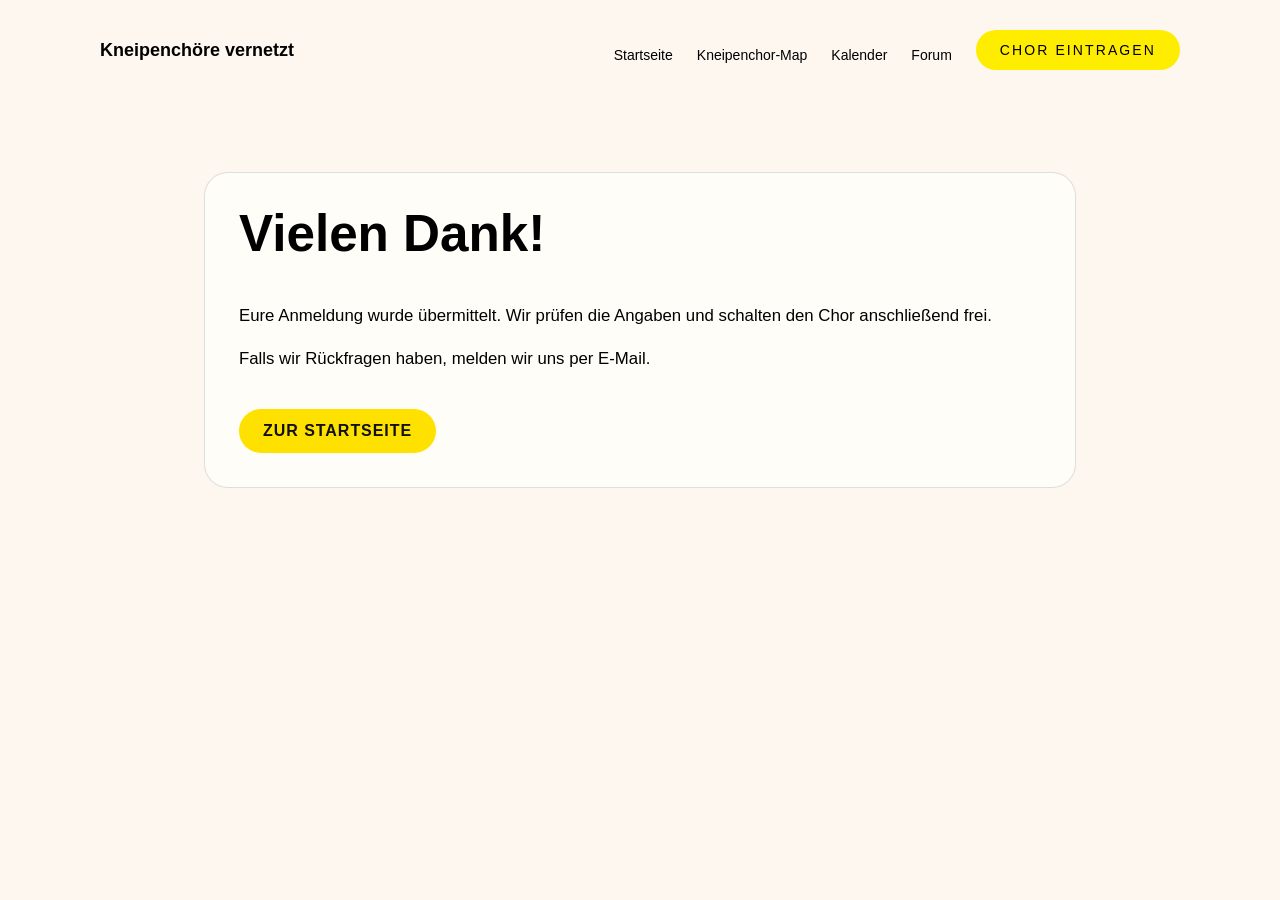
<file: eintragen-danke.html>
<!DOCTYPE html>
<html lang="de">
<head>
  <meta charset="UTF-8" />
  <meta name="viewport" content="width=device-width, initial-scale=1.0" />
  <title>Danke – Kneipenchöre vernetzt</title>
  <link rel="stylesheet" href="Kneipenchor.css" />
  <style>
    .thanks-page {
      max-width: 920px;
      margin: 0 auto;
      padding: 72px 24px 96px;
      box-sizing: border-box;
    }

    .thanks-box {
      background: #fffdf7;
      border: 1px solid rgba(0, 0, 0, 0.12);
      border-radius: 24px;
      padding: 34px;
    }

    .thanks-box h1 {
      margin-top: 0;
      font-size: clamp(2rem, 4vw, 3.2rem);
      line-height: 1.05;
    }

    .thanks-box p {
      font-size: 1.05rem;
      line-height: 1.55;
    }

    .back-link {
      display: inline-block;
      margin-top: 20px;
      border-radius: 999px;
      padding: 13px 24px;
      background: #ffe100;
      color: #111;
      text-decoration: none;
      font-weight: 800;
      letter-spacing: 0.06em;
      text-transform: uppercase;
    }
  </style>
</head>
<body>

<header class="main-header">
  <h1 class="site-title">Kneipenchöre vernetzt</h1>
  <nav class="main-nav">
    <ul class="nav-list">
      <li><a href="index.html" class="nav-link">Startseite</a></li>
      <li><a href="Karte.html" class="nav-link">Kneipenchor-Map</a></li>
      <li><a href="kalender.html" class="nav-link">Kalender</a></li>
      <li><a href="forum.html" class="nav-link">Forum</a></li>
    </ul>
    <a href="eintragen.html" class="register-btn">Chor eintragen</a>
  </nav>
</header>

<main class="thanks-page">
  <section class="thanks-box">
    <h1>Vielen Dank!</h1>
    <p>Eure Anmeldung wurde übermittelt. Wir prüfen die Angaben und schalten den Chor anschließend frei.</p>
    <p>Falls wir Rückfragen haben, melden wir uns per E-Mail.</p>
    <a class="back-link" href="index.html">Zur Startseite</a>
  </section>
</main>

</body>
</html>
</file>
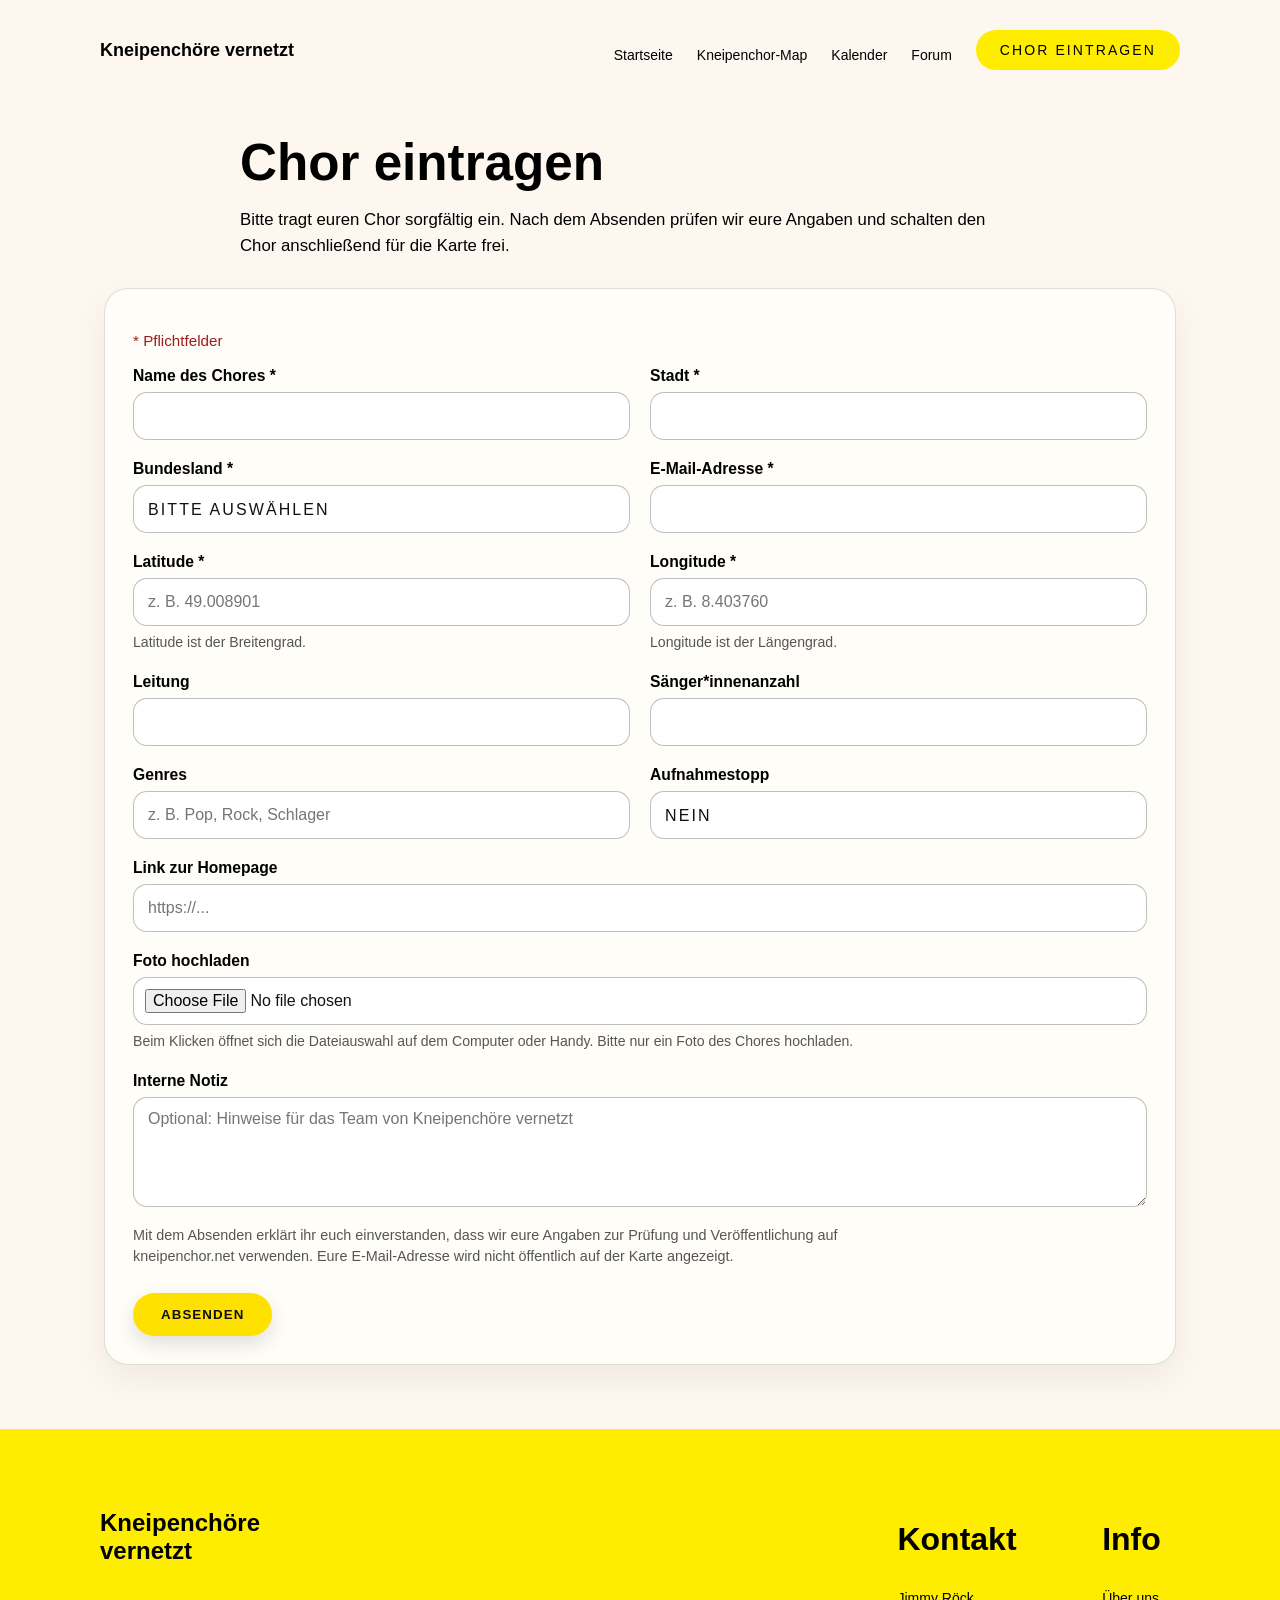
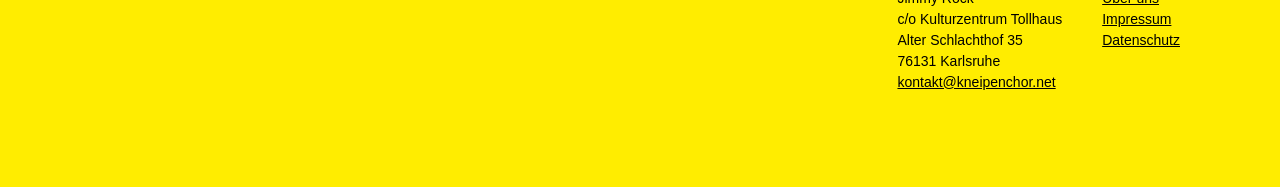
<file: eintragen.html>
<!DOCTYPE html>
<html lang="de">
<head>
  <meta charset="UTF-8" />
  <meta name="viewport" content="width=device-width, initial-scale=1.0" />
  <title>Kneipenchöre vernetzt – Chor eintragen</title>
  <link rel="stylesheet" href="Kneipenchor.css" />
  <style>
    .form-page {
      width: 100%;
      max-width: 1120px;
      margin: 0 auto;
      padding: 36px 24px 64px;
      box-sizing: border-box;
    }

    .form-intro {
      margin-bottom: 28px;
    }

    .form-intro h1 {
      margin: 0 0 12px;
      font-size: clamp(2rem, 4vw, 3.4rem);
      line-height: 1.05;
    }

    .form-intro p {
      max-width: 780px;
      font-size: 1.05rem;
      line-height: 1.6;
    }

    .chor-form {
      background: #fffdf7;
      border: 1px solid rgba(0, 0, 0, 0.12);
      border-radius: 24px;
      padding: 28px;
      box-shadow: 0 14px 36px rgba(0, 0, 0, 0.06);
    }

    .form-grid {
      display: grid;
      grid-template-columns: repeat(2, minmax(0, 1fr));
      gap: 20px;
    }

    .form-field {
      display: flex;
      flex-direction: column;
      gap: 7px;
    }

    .form-field.full-width {
      grid-column: 1 / -1;
    }

    .form-field label {
      font-weight: 700;
      font-size: 0.98rem;
    }

    .required-note {
      color: #9d1c1c;
      font-size: 0.95rem;
      margin-bottom: 18px;
    }

    .help-text {
      font-size: 0.88rem;
      line-height: 1.4;
      color: #555;
    }

    .form-field input,
    .form-field select,
    .form-field textarea {
      width: 100%;
      min-height: 48px;
      padding: 12px 14px;
      border: 1px solid rgba(0, 0, 0, 0.25);
      border-radius: 14px;
      background: #fff;
      color: #111;
      font: inherit;
      box-sizing: border-box;
    }

    .form-field textarea {
      min-height: 110px;
      resize: vertical;
    }

    .form-field input[type="file"] {
      padding: 11px;
      background: #fff;
      cursor: pointer;
    }

    .form-actions {
      display: flex;
      align-items: center;
      gap: 16px;
      flex-wrap: wrap;
      margin-top: 26px;
    }

    .submit-btn {
      appearance: none;
      border: 0;
      border-radius: 999px;
      padding: 14px 28px;
      background: #ffe100;
      color: #111;
      font-weight: 800;
      letter-spacing: 0.08em;
      text-transform: uppercase;
      cursor: pointer;
      box-shadow: 0 8px 20px rgba(0, 0, 0, 0.12);
    }

    .submit-btn:hover,
    .submit-btn:focus-visible {
      transform: translateY(-1px);
    }

    .privacy-note {
      max-width: 760px;
      font-size: 0.9rem;
      line-height: 1.45;
      color: #555;
      margin: 18px 0 0;
    }

    .form-message {
      display: none;
      margin: 0 0 22px;
      padding: 16px 18px;
      border-radius: 16px;
      background: #fff2a8;
      border: 1px solid #e8d55b;
      font-weight: 700;
    }

    .form-message.show {
      display: block;
    }

    .hidden {
      display: none;
    }

    @media (max-width: 760px) {
      .form-page {
        padding: 24px 14px 48px;
      }

      .chor-form {
        padding: 20px;
        border-radius: 18px;
      }

      .form-grid {
        grid-template-columns: 1fr;
        gap: 16px;
      }
    }
  </style>
</head>
<body>

<header class="main-header">
  <button class="hamburger" aria-label="Menü öffnen" aria-expanded="false" type="button">
    <span class="bar"></span>
    <span class="bar"></span>
    <span class="bar"></span>
  </button>

  <h1 class="site-title">Kneipenchöre vernetzt</h1>

  <nav class="main-nav">
    <ul class="nav-list">
      <li><a href="index.html" class="nav-link">Startseite</a></li>
      <li><a href="Karte.html" class="nav-link">Kneipenchor-Map</a></li>
      <li><a href="kalender.html" class="nav-link">Kalender</a></li>
      <li><a href="forum.html" class="nav-link">Forum</a></li>
    </ul>
    <a href="eintragen.html" class="register-btn">Chor eintragen</a>
  </nav>
</header>

<main class="form-page">
  <section class="form-intro">
    <h1>Chor eintragen</h1>
    <p>Bitte tragt euren Chor sorgfältig ein. Nach dem Absenden prüfen wir eure Angaben und schalten den Chor anschließend für die Karte frei.</p>
  </section>

  <div id="form-message" class="form-message"></div>

  <form
    id="chor-form"
    name="chor-eintragen"
    method="POST"
    action="https://script.google.com/macros/s/AKfycbzt2DTR1djboA_HP0NzpZeHj-TZB5PQmhX8FM6cJFiOyjQwsZyz8Jl-xOLqLPDJ3fCZlw/exec"
    target="hidden-submit-frame"
    class="chor-form">
    <input type="hidden" name="Quelle" value="Website" />
    <input type="hidden" id="foto-base64" name="Foto-Base64" />
    <input type="hidden" id="foto-dateiname" name="Foto-Dateiname" />
    <input type="hidden" id="foto-mimetype" name="Foto-MimeType" />

    <p class="required-note">* Pflichtfelder</p>

    <div class="form-grid">
      <div class="form-field">
        <label for="name_des_chores">Name des Chores *</label>
        <input id="name_des_chores" name="name_des_chores" type="text" autocomplete="organization" required />
      </div>

      <div class="form-field">
        <label for="stadt">Stadt *</label>
        <input id="stadt" name="stadt" type="text" autocomplete="address-level2" required />
      </div>

      <div class="form-field">
        <label for="bundesland">Bundesland *</label>
        <select id="bundesland" name="bundesland" required>
          <option value="">Bitte auswählen</option>
          <option>Baden-Württemberg</option>
          <option>Bayern</option>
          <option>Berlin</option>
          <option>Brandenburg</option>
          <option>Bremen</option>
          <option>Hamburg</option>
          <option>Hessen</option>
          <option>Mecklenburg-Vorpommern</option>
          <option>Niedersachsen</option>
          <option>Nordrhein-Westfalen</option>
          <option>Rheinland-Pfalz</option>
          <option>Saarland</option>
          <option>Sachsen</option>
          <option>Sachsen-Anhalt</option>
          <option>Schleswig-Holstein</option>
          <option>Thüringen</option>
        </select>
      </div>

      <div class="form-field">
        <label for="email">E-Mail-Adresse *</label>
        <input id="email" name="email" type="email" autocomplete="email" required />
      </div>

      <div class="form-field">
        <label for="latitude">Latitude *</label>
        <input id="latitude" name="latitude" type="text" inputmode="decimal" placeholder="z. B. 49.008901" required />
        <span class="help-text">Latitude ist der Breitengrad.</span>
      </div>

      <div class="form-field">
        <label for="longitude">Longitude *</label>
        <input id="longitude" name="longitude" type="text" inputmode="decimal" placeholder="z. B. 8.403760" required />
        <span class="help-text">Longitude ist der Längengrad.</span>
      </div>

      <div class="form-field">
        <label for="leitung">Leitung</label>
        <input id="leitung" name="leitung" type="text" />
      </div>

      <div class="form-field">
        <label for="saengerinnenanzahl">Sänger*innenanzahl</label>
        <input id="saengerinnenanzahl" name="saengerinnenanzahl" type="number" min="0" step="1" />
      </div>

      <div class="form-field">
        <label for="genres">Genres</label>
        <input id="genres" name="genres" type="text" placeholder="z. B. Pop, Rock, Schlager" />
      </div>

      <div class="form-field">
        <label for="aufnahmestopp">Aufnahmestopp</label>
        <select id="aufnahmestopp" name="aufnahmestopp">
          <option value="Nein">Nein</option>
          <option value="Ja">Ja</option>
        </select>
      </div>

      <div class="form-field full-width">
        <label for="link_zur_homepage">Link zur Homepage</label>
        <input id="link_zur_homepage" name="link_zur_homepage" type="url" placeholder="https://..." autocomplete="url" />
      </div>

      <div class="form-field full-width">
        <label for="foto">Foto hochladen</label>
        <input id="foto" name="foto" type="file" accept="image/*" />
        <span class="help-text">Beim Klicken öffnet sich die Dateiauswahl auf dem Computer oder Handy. Bitte nur ein Foto des Chores hochladen.</span>
      </div>

      <div class="form-field full-width">
        <label for="notiz">Interne Notiz</label>
        <textarea id="notiz" name="notiz" placeholder="Optional: Hinweise für das Team von Kneipenchöre vernetzt"></textarea>
      </div>
    </div>

    <p class="privacy-note">Mit dem Absenden erklärt ihr euch einverstanden, dass wir eure Angaben zur Prüfung und Veröffentlichung auf kneipenchor.net verwenden. Eure E-Mail-Adresse wird nicht öffentlich auf der Karte angezeigt.</p>

    <div class="form-actions">
      <button id="submit-button" class="submit-btn" type="submit">Absenden</button>
    </div>
  </form>

  <iframe name="hidden-submit-frame" id="hidden-submit-frame" style="display:none;"></iframe>
</main>

<footer class="main-footer">
  <div class="footer-brand">
    <h2 class="footer-title">Kneipenchöre<br>vernetzt</h2>
  </div>
  <nav class="footer-nav">
    <div class="footer-sections">
      <section class="footer-section">
        <h3 class="section-title">Kontakt</h3>
        <p class="section-content">
          Jimmy Röck<br>
          c/o Kulturzentrum Tollhaus<br>
          Alter Schlachthof 35<br>
          76131 Karlsruhe<br>
          <a href="mailto:kontakt@kneipenchor.net">kontakt@kneipenchor.net</a>
        </p>
      </section>
      <section class="footer-section">
        <h3 class="section-title">Info</h3>
        <p class="section-content">
          <a href="ueber-uns.html">Über uns</a><br>
          <a href="impressum.html">Impressum</a><br>
          <a href="datenschutz.html">Datenschutz</a>
        </p>
      </section>
    </div>
  </nav>
</footer>

<script>
  document.addEventListener('DOMContentLoaded', () => {
    const hamburger = document.querySelector('.hamburger');
    const mainNav = document.querySelector('.main-nav');

    if (hamburger && mainNav) {
      hamburger.addEventListener('click', (event) => {
        event.stopPropagation();
        const isOpen = mainNav.classList.toggle('open');
        hamburger.setAttribute('aria-expanded', isOpen ? 'true' : 'false');
        hamburger.classList.toggle('active', isOpen);
        document.body.style.overflow = isOpen ? 'hidden' : '';
      });

      document.addEventListener('click', (event) => {
        const isOpen = mainNav.classList.contains('open');
        if (isOpen && !mainNav.contains(event.target) && !hamburger.contains(event.target)) {
          mainNav.classList.remove('open');
          hamburger.classList.remove('active');
          hamburger.setAttribute('aria-expanded', 'false');
          document.body.style.overflow = '';
        }
      });
    }

    const form = document.getElementById('chor-form');
    const submitButton = document.getElementById('submit-button');
    const message = document.getElementById('form-message');
    const iframe = document.getElementById('hidden-submit-frame');
    let formWurdeAbgeschickt = false;

    function zeigeMeldung(text) {
      if (!message) return;
      message.textContent = text;
      message.classList.add('show');
      message.scrollIntoView({ behavior: 'smooth', block: 'start' });
    }

    function dateiAlsBase64(file) {
      return new Promise((resolve, reject) => {
        const reader = new FileReader();
        reader.onload = () => {
          const result = String(reader.result || '');
          resolve(result.split(',')[1] || '');
        };
        reader.onerror = reject;
        reader.readAsDataURL(file);
      });
    }

    if (form) {
      form.addEventListener('submit', async (event) => {
        event.preventDefault();

        submitButton.disabled = true;
        submitButton.textContent = 'Wird gesendet …';

        const fotoInput = document.getElementById('foto');
        const file = fotoInput && fotoInput.files && fotoInput.files[0] ? fotoInput.files[0] : null;

        document.getElementById('foto-base64').value = '';
        document.getElementById('foto-dateiname').value = '';
        document.getElementById('foto-mimetype').value = '';

        try {
          if (file) {
            if (file.size > 4 * 1024 * 1024) {
              zeigeMeldung('Das Foto ist zu groß. Bitte ein Bild bis maximal 4 MB hochladen.');
              submitButton.disabled = false;
              submitButton.textContent = 'Absenden';
              return;
            }

            document.getElementById('foto-base64').value = await dateiAlsBase64(file);
            document.getElementById('foto-dateiname').value = file.name;
            document.getElementById('foto-mimetype').value = file.type || 'image/jpeg';
          }

          formWurdeAbgeschickt = true;
          form.submit();
        } catch (fehler) {
          console.error(fehler);
          zeigeMeldung('Das Foto konnte nicht vorbereitet werden. Bitte versuche es mit einem kleineren Bild erneut.');
          submitButton.disabled = false;
          submitButton.textContent = 'Absenden';
        }
      });
    }

    if (iframe) {
      iframe.addEventListener('load', () => {
        if (!formWurdeAbgeschickt) return;

        zeigeMeldung('Danke! Euer Chor wurde eingetragen. Das Foto wurde an die Tabelle übertragen und erscheint nach der Freigabe auf der Karte.');
        if (form) form.reset();
        submitButton.disabled = false;
        submitButton.textContent = 'Absenden';
        formWurdeAbgeschickt = false;
      });
    }
  });
</script>

</body>
</html>
</file>
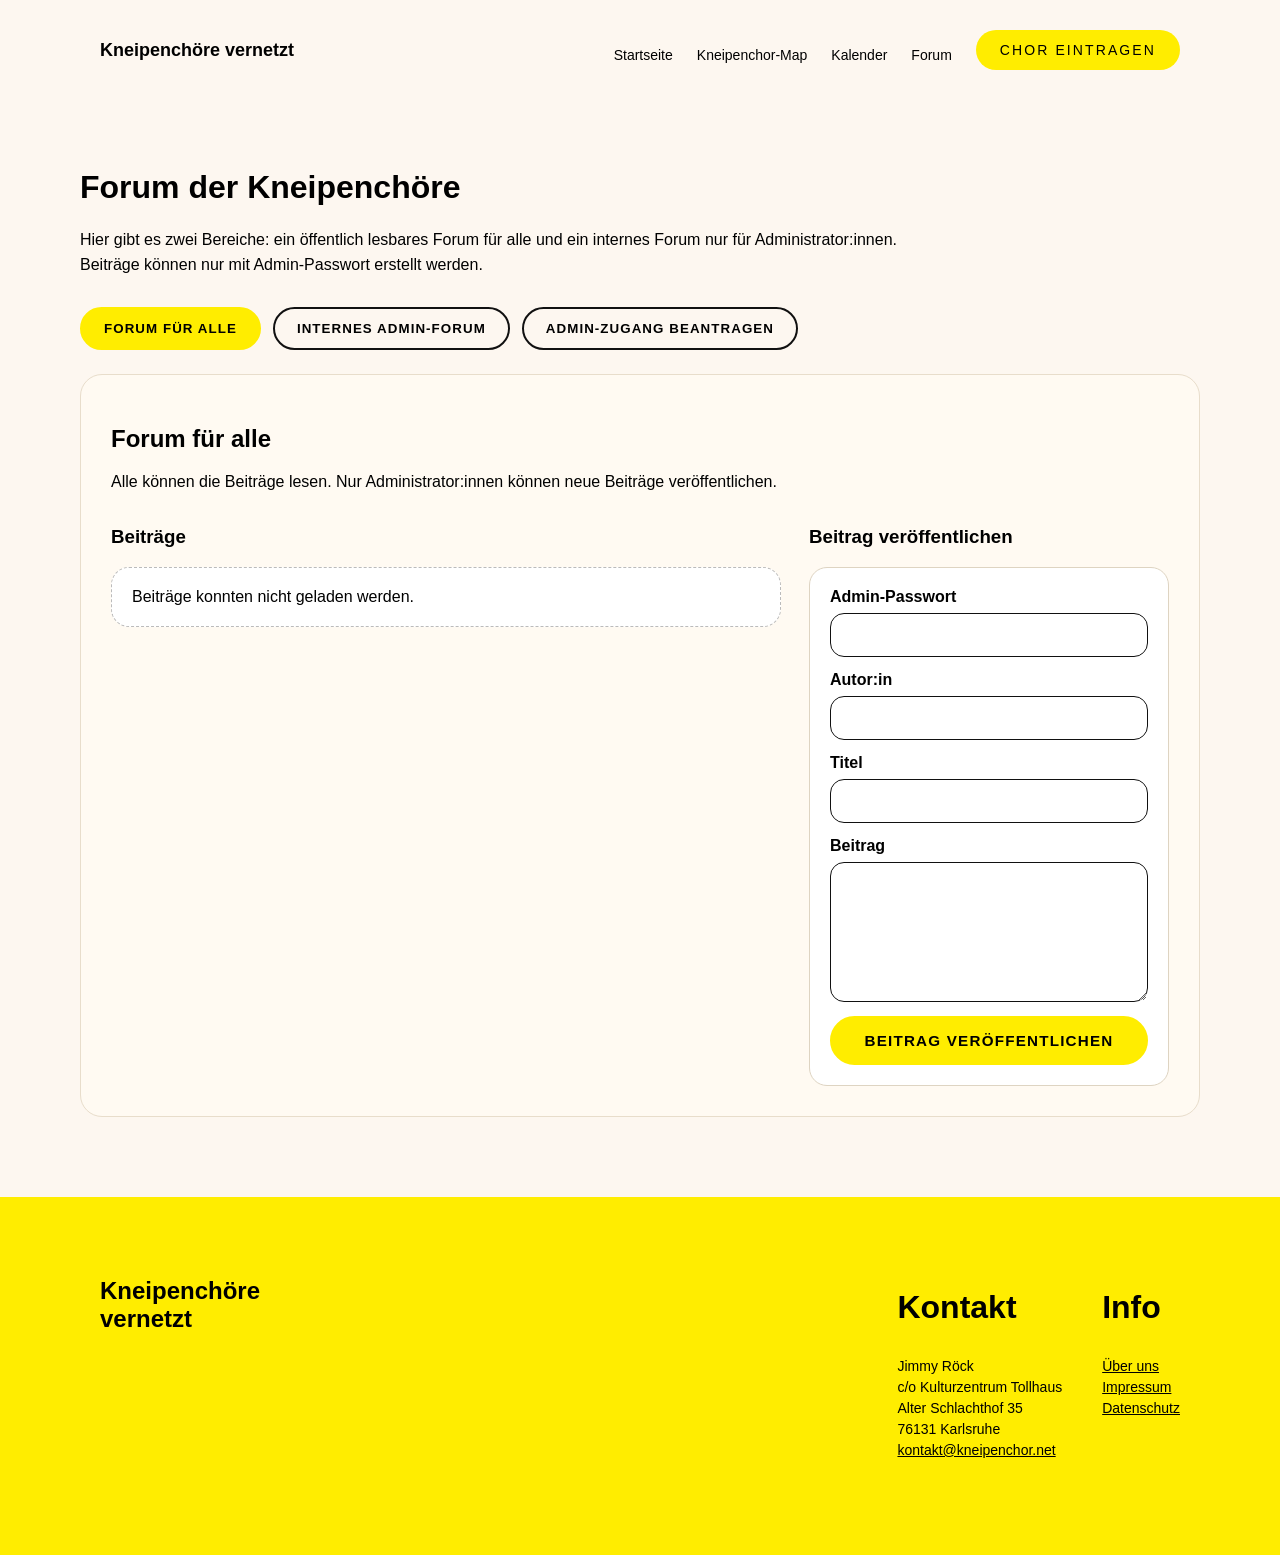
<file: forum.html>
<!DOCTYPE html>
<html lang="de">
<head>
  <meta charset="UTF-8" />
  <meta name="viewport" content="width=device-width, initial-scale=1.0" />
  <title>Forum – Kneipenchöre vernetzt</title>
  <link rel="stylesheet" href="Kneipenchor.css" />
  <style>
    .forum-page {
      max-width: 1120px;
      margin: 0 auto;
      padding: 48px 24px 80px;
    }

    .forum-intro {
      max-width: 850px;
      line-height: 1.55;
    }

    .forum-tabs {
      display: flex;
      flex-wrap: wrap;
      gap: 12px;
      margin: 30px 0 24px;
    }

    .forum-tab {
      border: 2px solid #111;
      border-radius: 999px;
      background: transparent;
      padding: 12px 22px;
      font-weight: 800;
      text-transform: uppercase;
      letter-spacing: .08em;
      cursor: pointer;
    }

    .forum-tab.active {
      background: #ffed00;
      border-color: #ffed00;
    }

    .forum-section-box {
      display: none;
      background: #fffaf2;
      border: 1px solid #e8ddcb;
      border-radius: 22px;
      padding: 30px;
    }

    .forum-section-box.active {
      display: block;
    }

    .forum-grid {
      display: grid;
      grid-template-columns: minmax(0, 1fr) 360px;
      gap: 28px;
      align-items: start;
    }

    .forum-card {
      background: #fff;
      border: 1px solid #ded4c2;
      border-radius: 18px;
      padding: 20px;
      margin-bottom: 16px;
    }

    .forum-card h3 {
      margin: 0 0 8px;
    }

    .forum-meta {
      font-size: .92rem;
      color: #555;
      margin: 0 0 12px;
    }

    .forum-form {
      display: grid;
      gap: 14px;
      background: #fff;
      border: 1px solid #ded4c2;
      border-radius: 18px;
      padding: 20px;
    }

    .forum-form label {
      display: grid;
      gap: 7px;
      font-weight: 700;
    }

    .forum-form input,
    .forum-form textarea {
      width: 100%;
      box-sizing: border-box;
      border: 1.5px solid #111;
      border-radius: 14px;
      padding: 12px 14px;
      background: #fff;
      font-size: 1rem;
      font-family: inherit;
    }

    .forum-form textarea {
      min-height: 140px;
      resize: vertical;
    }

    .forum-button {
      display: inline-flex;
      align-items: center;
      justify-content: center;
      border-radius: 999px;
      padding: 14px 24px;
      background: #ffed00;
      color: #000;
      text-decoration: none;
      font-weight: 800;
      text-transform: uppercase;
      letter-spacing: 0.08em;
      border: 2px solid #ffed00;
      cursor: pointer;
      font-family: inherit;
      font-size: 0.95rem;
    }

    .forum-button:hover,
    .forum-button:focus {
      background: #000;
      color: #fff;
      border-color: #000;
    }

    .forum-note,
    .forum-message,
    .forum-error {
      border-radius: 16px;
      padding: 16px 18px;
      margin-top: 18px;
      border: 1px solid #e8d55b;
      background: #fff2a8;
    }

    .forum-error {
      display: none;
      background: #ffe1d6;
      border-color: #e49b88;
    }

    .forum-message {
      display: none;
    }

    .forum-empty {
      border: 1px dashed #bbb;
      border-radius: 18px;
      padding: 20px;
      background: #fff;
    }

    .admin-login {
      background: #fff;
      border: 1px solid #ded4c2;
      border-radius: 18px;
      padding: 20px;
      margin-bottom: 20px;
    }

    @media (max-width: 850px) {
      .forum-grid {
        grid-template-columns: 1fr;
      }

      .forum-page {
        padding: 32px 18px 60px;
      }

      .forum-section-box {
        padding: 22px;
      }
    }
  </style>
</head>
<body>
<header class="main-header">
  <button class="hamburger" aria-label="Menü öffnen" aria-expanded="false" type="button">
    <span class="bar"></span>
    <span class="bar"></span>
    <span class="bar"></span>
  </button>

  <h1 class="site-title">Kneipenchöre vernetzt</h1>

  <nav class="main-nav">
    <ul class="nav-list">
      <li><a href="index.html" class="nav-link">Startseite</a></li>
      <li><a href="Karte.html" class="nav-link">Kneipenchor-Map</a></li>
      <li><a href="kalender.html" class="nav-link">Kalender</a></li>
      <li><a href="forum.html" class="nav-link active">Forum</a></li>
    </ul>
    <a href="eintragen.html" class="register-btn">Chor eintragen</a>
  </nav>
</header>

<main class="forum-page">
  <h1>Forum der Kneipenchöre</h1>

  <p class="forum-intro">
    Hier gibt es zwei Bereiche: ein öffentlich lesbares Forum für alle und ein internes Forum
    nur für Administrator:innen. Beiträge können nur mit Admin-Passwort erstellt werden.
  </p>

  <div class="forum-tabs" role="tablist">
    <button class="forum-tab active" type="button" data-forum-tab="public">Forum für alle</button>
    <button class="forum-tab" type="button" data-forum-tab="admin">Internes Admin-Forum</button>
    <button class="forum-tab" type="button" data-forum-tab="request">Admin-Zugang beantragen</button>
  </div>

  <section class="forum-section-box active" id="forum-public">
    <h2>Forum für alle</h2>
    <p>
      Alle können die Beiträge lesen. Nur Administrator:innen können neue Beiträge veröffentlichen.
    </p>

    <div class="forum-grid">
      <div>
        <h3>Beiträge</h3>
        <div id="public-posts">
          <p class="forum-empty">Beiträge werden geladen …</p>
        </div>
      </div>

      <aside>
        <h3>Beitrag veröffentlichen</h3>
        <form class="forum-form" id="public-post-form">
          <input type="hidden" name="type" value="public" />

          <label>
            Admin-Passwort
            <input name="password" type="password" required />
          </label>

          <label>
            Autor:in
            <input name="author" type="text" required />
          </label>

          <label>
            Titel
            <input name="title" type="text" required />
          </label>

          <label>
            Beitrag
            <textarea name="text" required></textarea>
          </label>

          <button class="forum-button" type="submit">Beitrag veröffentlichen</button>
        </form>
        <div class="forum-message" id="public-success">Der Beitrag wurde gespeichert.</div>
        <div class="forum-error" id="public-error">Der Beitrag konnte nicht gespeichert werden.</div>
      </aside>
    </div>
  </section>

  <section class="forum-section-box" id="forum-admin">
    <h2>Internes Admin-Forum</h2>
    <p>
      Dieser Bereich ist nur für Administrator:innen. Zum Lesen und Schreiben ist das Admin-Passwort nötig.
    </p>

    <div class="admin-login" id="admin-login-box">
      <form class="forum-form" id="admin-login-form">
        <label>
          Admin-Passwort
          <input id="admin-read-password" type="password" required />
        </label>
        <button class="forum-button" type="submit">Internes Forum öffnen</button>
      </form>
      <div class="forum-error" id="admin-login-error">Das Passwort stimmt nicht.</div>
    </div>

    <div class="forum-grid" id="admin-forum-content" style="display:none;">
      <div>
        <h3>Interne Beiträge</h3>
        <div id="admin-posts">
          <p class="forum-empty">Beiträge werden geladen …</p>
        </div>
      </div>

      <aside>
        <h3>Internen Beitrag veröffentlichen</h3>
        <form class="forum-form" id="admin-post-form">
          <input type="hidden" name="type" value="admin" />

          <label>
            Admin-Passwort
            <input name="password" id="admin-write-password" type="password" required />
          </label>

          <label>
            Autor:in
            <input name="author" type="text" required />
          </label>

          <label>
            Titel
            <input name="title" type="text" required />
          </label>

          <label>
            Beitrag
            <textarea name="text" required></textarea>
          </label>

          <button class="forum-button" type="submit">Internen Beitrag veröffentlichen</button>
        </form>
        <div class="forum-message" id="admin-success">Der interne Beitrag wurde gespeichert.</div>
        <div class="forum-error" id="admin-error">Der interne Beitrag konnte nicht gespeichert werden.</div>
      </aside>
    </div>

    <div class="forum-note">
      Das Passwort wird nur dafür genutzt, interne Beiträge zu laden und Beiträge zu speichern.
    </div>
  </section>

  <section class="forum-section-box" id="forum-request">
    <h2>Admin-Zugang beantragen</h2>
    <p>
      Chöre können hier eine Administrator:innen-Freigabe beantragen.
      Nach Prüfung bekommt die Person das Admin-Passwort per E-Mail.
    </p>

    <form class="forum-form" id="admin-request-form">
      <input type="hidden" name="action" value="requestAdmin" />

      <label>
        Name
        <input name="name" type="text" required />
      </label>

      <label>
        Chor
        <input name="chor" type="text" required />
      </label>

      <label>
        Stadt
        <input name="stadt" type="text" required />
      </label>

      <label>
        Funktion im Chor
        <input name="funktion" type="text" placeholder="z. B. Leitung, Organisation, Vorstand" required />
      </label>

      <label>
        E-Mail-Adresse
        <input name="email" type="email" required />
      </label>

      <button class="forum-button" type="submit">Admin-Zugang beantragen</button>
    </form>

    <div class="forum-message" id="request-success">
      Die Anfrage wurde gesendet. Nach der Prüfung bekommt die Person eine E-Mail.
    </div>
    <div class="forum-error" id="request-error">
      Die Anfrage konnte nicht gesendet werden.
    </div>
  </section>
</main>

<footer class="main-footer">
  <div class="footer-brand">
    <h2 class="footer-title">Kneipenchöre<br>vernetzt</h2>
  </div>

  <nav class="footer-nav">
    <div class="footer-sections">
      <section class="footer-section">
        <h3 class="section-title">Kontakt</h3>
        <p class="section-content">
          Jimmy Röck<br>
          c/o Kulturzentrum Tollhaus<br>
          Alter Schlachthof 35<br>
          76131 Karlsruhe<br>
          <a href="mailto:kontakt@kneipenchor.net">kontakt@kneipenchor.net</a>
        </p>
      </section>

      <section class="footer-section">
        <h3 class="section-title">Info</h3>
        <p class="section-content">
          <a href="ueber-uns.html">Über uns</a><br>
          <a href="impressum.html">Impressum</a><br>
          <a href="datenschutz.html">Datenschutz</a>
        </p>
      </section>
    </div>
  </nav>
</footer>

<script>
  const FORUM_SCRIPT_URL = 'https://script.google.com/macros/s/AKfycbzLdsL_ku_-mO5JOnKd44OSN7qqpZAtZ3ubw_N_5BROrwGmOnfCsJSFEuDEUa-CuVCY/exec';

  document.addEventListener('DOMContentLoaded', () => {
    const hamburger = document.querySelector('.hamburger');
    const mainNav = document.querySelector('.main-nav');

    if (hamburger && mainNav) {
      hamburger.addEventListener('click', (event) => {
        event.stopPropagation();
        const isOpen = mainNav.classList.toggle('open');
        hamburger.setAttribute('aria-expanded', isOpen ? 'true' : 'false');
        hamburger.classList.toggle('active', isOpen);
        document.body.style.overflow = isOpen ? 'hidden' : '';
      });

      document.addEventListener('click', (event) => {
        const isOpen = mainNav.classList.contains('open');

        if (isOpen && !mainNav.contains(event.target) && !hamburger.contains(event.target)) {
          mainNav.classList.remove('open');
          hamburger.classList.remove('active');
          hamburger.setAttribute('aria-expanded', 'false');
          document.body.style.overflow = '';
        }
      });
    }

    document.querySelectorAll('[data-forum-tab]').forEach(button => {
      button.addEventListener('click', () => {
        document.querySelectorAll('[data-forum-tab]').forEach(b => b.classList.remove('active'));
        document.querySelectorAll('.forum-section-box').forEach(box => box.classList.remove('active'));

        button.classList.add('active');
        document.getElementById('forum-' + button.dataset.forumTab).classList.add('active');
      });
    });

    ladeOeffentlicheBeitraege();

    const adminLoginForm = document.getElementById('admin-login-form');
    const adminPasswordInput = document.getElementById('admin-read-password');

    adminLoginForm.addEventListener('submit', async (event) => {
      event.preventDefault();

      const password = adminPasswordInput.value.trim();
      const ok = await ladeInterneBeitraege(password);

      if (ok) {
        document.getElementById('admin-login-error').style.display = 'none';
        document.getElementById('admin-login-box').style.display = 'none';
        document.getElementById('admin-forum-content').style.display = 'grid';
        document.getElementById('admin-write-password').value = password;
      } else {
        document.getElementById('admin-login-error').style.display = 'block';
      }
    });

    document.getElementById('public-post-form').addEventListener('submit', async (event) => {
      event.preventDefault();
      await sendeBeitrag(event.target, 'public');
    });

    document.getElementById('admin-post-form').addEventListener('submit', async (event) => {
      event.preventDefault();
      await sendeBeitrag(event.target, 'admin');
    });

    document.getElementById('admin-request-form').addEventListener('submit', async (event) => {
      event.preventDefault();
      await sendeAdminAnfrage(event.target);
    });
  });

  function ladeDatenPerJsonp(url) {
    return new Promise((resolve, reject) => {
      const callbackName = 'forumCallback_' + Date.now() + '_' + Math.floor(Math.random() * 10000);

      window[callbackName] = (daten) => {
        delete window[callbackName];
        script.remove();
        resolve(daten);
      };

      const script = document.createElement('script');
      script.src = url + (url.includes('?') ? '&' : '?') + 'callback=' + callbackName + '&_=' + Date.now();
      script.onerror = () => {
        delete window[callbackName];
        script.remove();
        reject(new Error('Daten konnten nicht geladen werden.'));
      };

      document.body.appendChild(script);
    });
  }

  async function ladeOeffentlicheBeitraege() {
    const container = document.getElementById('public-posts');

    try {
      const daten = await ladeDatenPerJsonp(FORUM_SCRIPT_URL + '?action=list&type=public');
      renderBeitraege(container, daten.beitraege || [], 'Noch keine öffentlichen Beiträge vorhanden.');
    } catch (error) {
      container.innerHTML = '<p class="forum-empty">Beiträge konnten nicht geladen werden.</p>';
    }
  }

  async function ladeInterneBeitraege(password) {
    const container = document.getElementById('admin-posts');

    try {
      const daten = await ladeDatenPerJsonp(
        FORUM_SCRIPT_URL + '?action=list&type=admin&password=' + encodeURIComponent(password)
      );

      if (!daten.ok) {
        return false;
      }

      renderBeitraege(container, daten.beitraege || [], 'Noch keine internen Beiträge vorhanden.');
      return true;
    } catch (error) {
      return false;
    }
  }

  async function sendeBeitrag(form, type) {
    const success = document.getElementById(type === 'admin' ? 'admin-success' : 'public-success');
    const error = document.getElementById(type === 'admin' ? 'admin-error' : 'public-error');
    const button = form.querySelector('button[type="submit"]');

    success.style.display = 'none';
    error.style.display = 'none';
    button.disabled = true;
    button.textContent = 'Wird gespeichert …';

    const formData = new FormData(form);

    try {
      await fetch(FORUM_SCRIPT_URL, {
        method: 'POST',
        mode: 'no-cors',
        body: formData
      });

      form.reset();
      success.style.display = 'block';

      if (type === 'admin') {
        const password = document.getElementById('admin-read-password').value.trim();
        document.getElementById('admin-write-password').value = password;
        await ladeInterneBeitraege(password);
      } else {
        await ladeOeffentlicheBeitraege();
      }
    } catch (fehler) {
      error.style.display = 'block';
    } finally {
      button.disabled = false;
      button.textContent = type === 'admin' ? 'Internen Beitrag veröffentlichen' : 'Beitrag veröffentlichen';
    }
  }

  async function sendeAdminAnfrage(form) {
    const success = document.getElementById('request-success');
    const error = document.getElementById('request-error');
    const button = form.querySelector('button[type="submit"]');

    success.style.display = 'none';
    error.style.display = 'none';
    button.disabled = true;
    button.textContent = 'Wird gesendet …';

    const formData = new FormData(form);

    try {
      await fetch(FORUM_SCRIPT_URL, {
        method: 'POST',
        mode: 'no-cors',
        body: formData
      });

      form.reset();
      success.style.display = 'block';
    } catch (fehler) {
      error.style.display = 'block';
    } finally {
      button.disabled = false;
      button.textContent = 'Admin-Zugang beantragen';
    }
  }

  function renderBeitraege(container, beitraege, leerText) {
    if (!beitraege.length) {
      container.innerHTML = '<p class="forum-empty">' + escapeHtml(leerText) + '</p>';
      return;
    }

    container.innerHTML = beitraege.map(beitrag => `
      <article class="forum-card">
        <h3>${escapeHtml(beitrag.titel || 'Ohne Titel')}</h3>
        <p class="forum-meta">${escapeHtml(beitrag.datum || '')} · ${escapeHtml(beitrag.autor || '')}</p>
        <p>${escapeHtml(beitrag.text || '').replace(/\n/g, '<br>')}</p>
      </article>
    `).join('');
  }

  function escapeHtml(value) {
    return String(value || '').replace(/[&<>"']/g, c => ({
      '&': '&amp;',
      '<': '&lt;',
      '>': '&gt;',
      '"': '&quot;',
      "'": '&#039;'
    }[c]));
  }
</script>
</body>
</html>
</file>
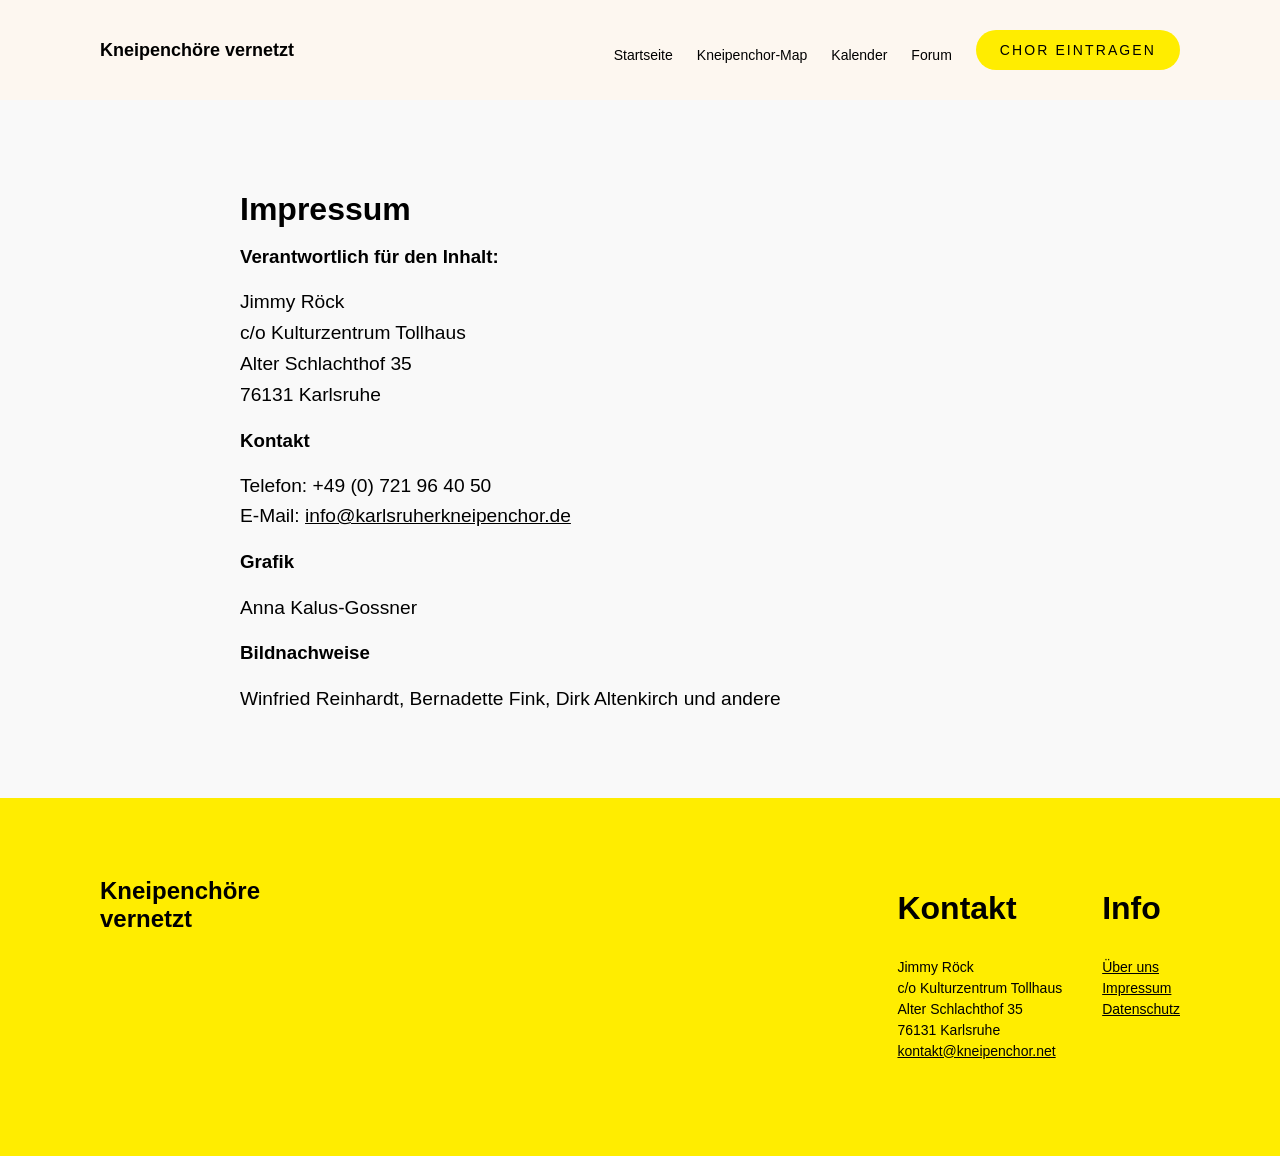
<file: impressum.html>
<!DOCTYPE html>
<html lang="de">
<head>
  <meta charset="UTF-8" />
  <meta name="viewport" content="width=device-width, initial-scale=1.0" />
  <title>Impressum — Kneipenchöre vernetzt</title>
  <link rel="stylesheet" href="Kneipenchor.css" />
</head>
<body>
  <!-- Header -->
 <header class="main-header">
  <button class="hamburger" aria-label="Menü öffnen" aria-expanded="false" type="button">
    <span class="bar"></span>
    <span class="bar"></span>
    <span class="bar"></span>
  </button>

  <h1 class="site-title">Kneipenchöre vernetzt</h1>

  <nav class="main-nav">
    <ul class="nav-list">
      <li><a href="index.html" class="nav-link">Startseite</a></li>
      <li><a href="Karte.html" class="nav-link">Kneipenchor-Map</a></li>
      <li><a href="kalender.html" class="nav-link">Kalender</a></li>
      <li><a href="forum.html" class="nav-link">Forum</a></li>
    </ul>
    <a href="eintragen.html" class="register-btn">chor eintragen</a>
  </nav>
</header>

  <!-- Hauptinhalt -->
   <section class="content-section">
    <div class="section-inner">
      <h2 class="section-title">Impressum</h2>
      
      <div class="impressum-content">
        <h3>Verantwortlich für den Inhalt:</h3>
        <p class="section-description">
          Jimmy Röck<br>
          c/o Kulturzentrum Tollhaus<br>
          Alter Schlachthof 35<br>
          76131 Karlsruhe
        </p>

        <h3>Kontakt</h3>
        <p class="section-description">
          Telefon: +49 (0) 721 96 40 50<br>
          E-Mail: <a href="mailto:info@karlsruherkneipenchor.de">info@karlsruherkneipenchor.de</a>
        </p>

        <h3>Grafik</h3>
        <p class="section-description">
          Anna Kalus-Gossner
        </p>

        <h3>Bildnachweise</h3>
        <p class="section-description">
          Winfried Reinhardt, Bernadette Fink, Dirk Altenkirch und andere
        </p>
      </div>
    </div>
  </section>

  <!-- Footer -->
  <footer class="main-footer">
  <div class="footer-brand">
    <h2 class="footer-title">Kneipenchöre<br>vernetzt</h2>
  </div>

  <nav class="footer-nav">
    <div class="footer-sections">
      <section class="footer-section">
        <h3 class="section-title">Kontakt</h3>
        <p class="section-content">
          Jimmy Röck<br>
          c/o Kulturzentrum Tollhaus<br>
          Alter Schlachthof 35<br>
          76131 Karlsruhe<br>
          <a href="mailto:kontakt@kneipenchor.net">kontakt@kneipenchor.net</a>
        </p>
      </section>
      <section class="footer-section">
        <h3 class="section-title">Info</h3>
<p class="section-content">
  <a href="ueber-uns.html">Über uns</a><br>
  <a href="impressum.html">Impressum</a><br>
  <a href="datenschutz.html">Datenschutz</a>
</p>
      </section>
    </div>
  </nav>
</footer>

<!-- JavaScript -->
<script>
  document.addEventListener('DOMContentLoaded', () => {
    const hamburger = document.querySelector('.hamburger');
    const mainNav = document.querySelector('.main-nav');

    hamburger.addEventListener('click', (event) => {
      event.stopPropagation();
      const isOpen = mainNav.classList.toggle('open');
      hamburger.setAttribute('aria-expanded', isOpen ? 'true' : 'false');
      hamburger.classList.toggle('active', isOpen);
      document.body.style.overflow = isOpen ? 'hidden' : '';
    });

    document.addEventListener('click', (event) => {
      const isOpen = mainNav.classList.contains('open');
      if (isOpen && !mainNav.contains(event.target) && !hamburger.contains(event.target)) {
        mainNav.classList.remove('open');
        hamburger.classList.remove('active');
        hamburger.setAttribute('aria-expanded', 'false');
        document.body.style.overflow = '';
      }
    });
  });
</script>

</body>
</html>
</file>
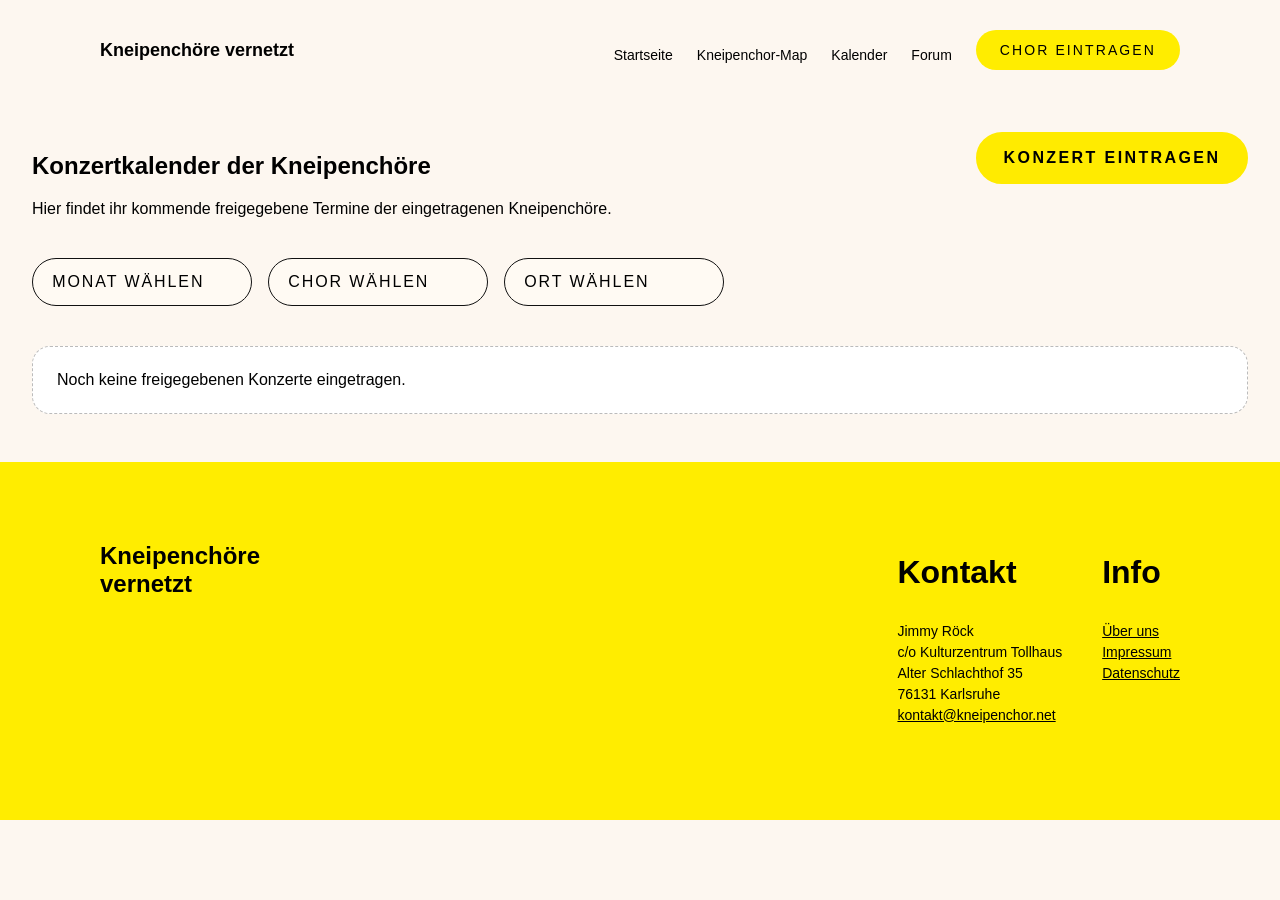
<file: kalender.html>
<!DOCTYPE html>
<html lang="de">
<head>
  <meta charset="UTF-8" />
  <meta name="viewport" content="width=device-width, initial-scale=1.0" />
  <title>Konzertkalender – Kneipenchöre vernetzt</title>
  <link rel="stylesheet" href="Kneipenchor.css" />
  <style>
    .calendar-page { padding: 2rem; }
    .calendar-header-row { display: flex; align-items: flex-start; justify-content: space-between; gap: 1rem; flex-wrap: wrap; margin-bottom: 1.5rem; }
    .calendar-actions { display: flex; gap: .75rem; flex-wrap: wrap; align-items: center; }
    .calendar-submit-button { display: inline-flex; align-items: center; justify-content: center; border-radius: 999px; padding: 0.95rem 1.6rem; background: #ffeb00; color: #000; text-transform: uppercase; letter-spacing: .15em; font-weight: 700; text-decoration: none; border: 2px solid #ffeb00; }
    .calendar-submit-button:hover, .calendar-submit-button:focus { background: #000; color: #fff; border-color: #000; }
    .calendar-filter-row { display: flex; gap: 1rem; flex-wrap: wrap; margin: 1.5rem 0; }
    .calendar-filter-row select { min-width: 220px; border: 1.5px solid #111; border-radius: 999px; padding: .9rem 2.4rem .9rem 1.2rem; background: #fffaf3; text-transform: uppercase; letter-spacing: .12em; font-size: 1rem; }
    .calendar-list { display: grid; gap: 1rem; margin-top: 1rem; }
    .calendar-card { border: 1px solid #d6d2ca; border-radius: 18px; padding: 1.25rem; background: #fff; }
    .calendar-card h3 { margin: 0 0 .35rem; }
    .calendar-meta { margin: 0 0 .35rem; font-style: italic; }
    .calendar-empty { border: 1px dashed #bbb; border-radius: 18px; padding: 1.5rem; background: #fff; }
    @media (max-width: 700px) { .calendar-page { padding: 1.1rem; } .calendar-filter-row select, .calendar-submit-button { width: 100%; } }
  </style>
</head>
<body>
<header class="main-header">
  <button class="hamburger" aria-label="Menü öffnen" aria-expanded="false" type="button">
    <span class="bar"></span><span class="bar"></span><span class="bar"></span>
  </button>
  <h1 class="site-title">Kneipenchöre vernetzt</h1>
  <nav class="main-nav">
    <ul class="nav-list">
      <li><a href="index.html" class="nav-link">Startseite</a></li>
      <li><a href="Karte.html" class="nav-link">Kneipenchor-Map</a></li>
      <li><a href="kalender.html" class="nav-link active">Kalender</a></li>
      <li><a href="forum.html" class="nav-link">Forum</a></li>
    </ul>
    <a href="eintragen.html" class="register-btn">Chor eintragen</a>
  </nav>
</header>

<main class="calendar-page">
  <div class="calendar-header-row">
    <div>
      <h2>Konzertkalender der Kneipenchöre</h2>
      <p>Hier findet ihr kommende freigegebene Termine der eingetragenen Kneipenchöre.</p>
    </div>
    <div class="calendar-actions">
      <a class="calendar-submit-button" href="/konzert-eintragen.html">Konzert eintragen</a>
    </div>
  </div>

  <section aria-label="Kalender filtern">
    <div class="calendar-filter-row">
      <select id="filter-month" aria-label="Monat wählen">
        <option value="">Monat wählen</option>
      </select>
      <select id="filter-choir" aria-label="Chor wählen">
        <option value="">Chor wählen</option>
      </select>
      <select id="filter-place" aria-label="Ort wählen">
        <option value="">Ort wählen</option>
      </select>
    </div>
  </section>

  <section>
    <div id="calendar-list" class="calendar-list" aria-live="polite">
      <p class="calendar-empty">Termine werden geladen …</p>
    </div>
  </section>
</main>

<footer class="main-footer">
  <div class="footer-brand"><h2 class="footer-title">Kneipenchöre<br>vernetzt</h2></div>
  <nav class="footer-nav">
    <div class="footer-sections">
      <section class="footer-section">
        <h3 class="section-title">Kontakt</h3>
        <p class="section-content">Jimmy Röck<br>c/o Kulturzentrum Tollhaus<br>Alter Schlachthof 35<br>76131 Karlsruhe<br><a href="mailto:kontakt@kneipenchor.net">kontakt@kneipenchor.net</a></p>
      </section>
      <section class="footer-section">
        <h3 class="section-title">Info</h3>
        <p class="section-content"><a href="ueber-uns.html">Über uns</a><br><a href="impressum.html">Impressum</a><br><a href="datenschutz.html">Datenschutz</a></p>
      </section>
    </div>
  </nav>
</footer>

<script src="kalender.js?v=homepage-link"></script>
<script>
  document.addEventListener('DOMContentLoaded', () => {
    const hamburger = document.querySelector('.hamburger');
    const mainNav = document.querySelector('.main-nav');
    if (hamburger && mainNav) {
      hamburger.addEventListener('click', () => {
        const isOpen = mainNav.classList.toggle('open');
        hamburger.setAttribute('aria-expanded', isOpen ? 'true' : 'false');
        hamburger.classList.toggle('active', isOpen);
      });
    }
  });
</script>
</body>
</html>
</file>
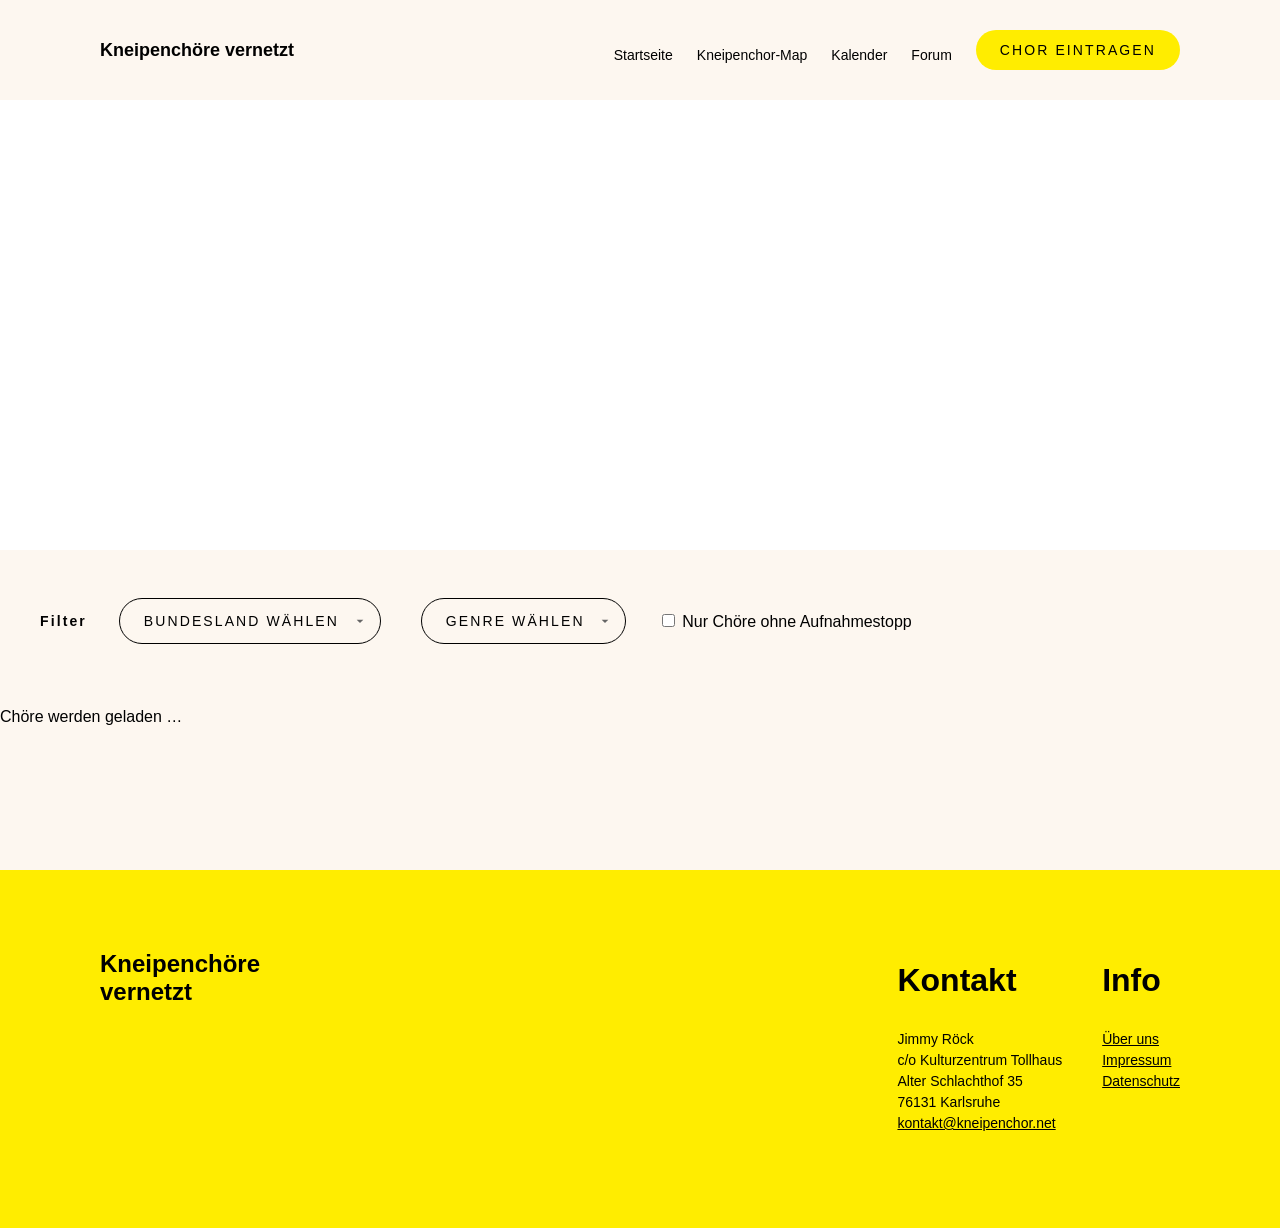
<file: Karte.html>
<!DOCTYPE html>
<html lang="de">
<head>
  <meta charset="UTF-8" />
  <meta name="viewport" content="width=device-width, initial-scale=1.0" />
  <title>Kneipenchor-Map</title>
  <link rel="stylesheet" href="Kneipenchor.css?v=bilder-homepage-final" />
  <style>
    #chor-liste {
      padding: 0 0 48px 0;
    }

    #choir-list .choir-card {
      display: grid !important;
      grid-template-columns: minmax(0, 1.12fr) minmax(260px, 0.82fr) minmax(190px, 300px) !important;
      gap: 28px !important;
      align-items: start !important;
      width: 100% !important;
      box-sizing: border-box !important;
      background: #fff !important;
      border-radius: 8px !important;
      margin: 24px 0 0 0 !important;
      padding: 32px 40px !important;
    }

    #choir-list .choir-info,
    #choir-list .choir-details {
      min-width: 0 !important;
      padding: 0 !important;
    }

    #choir-list .choir-image-wrap {
      display: flex !important;
      justify-content: flex-end !important;
      align-items: flex-start !important;
    }

    #choir-list .choir-image {
      display: block !important;
      width: 290px !important;
      max-width: 100% !important;
      height: auto !important;
      max-height: 210px !important;
      object-fit: contain !important;
      background: #fff !important;
      border-radius: 12px !important;
    }

    #choir-list .choir-image-missing {
      display: none !important;
    }

    #choir-list .choir-website {
      display: block !important;
      background-color: #ffed00 !important;
      color: #000 !important;
      font-size: 12px !important;
      line-height: 1.35 !important;
      padding: 12px 14px !important;
      text-align: center !important;
      text-decoration: none !important;
      font-weight: 800 !important;
      overflow-wrap: anywhere !important;
      word-break: break-word !important;
      margin-top: 16px !important;
    }

    #choir-list .choir-link-protocol {
      font-size: 9px !important;
      opacity: 0.7 !important;
      text-transform: lowercase !important;
      letter-spacing: 0 !important;
    }

    #choir-list .stats {
      display: flex !important;
      gap: 18px !important;
      justify-content: space-between !important;
      padding: 0 !important;
    }

    #choir-list .contact-info,
    #choir-list .contact-text {
      display: none !important;
    }

    @media (max-width: 900px) {
      #choir-list .choir-card {
        grid-template-columns: 1fr !important;
        padding: 24px 20px !important;
      }

      #choir-list .choir-image-wrap {
        justify-content: flex-start !important;
      }

      #choir-list .choir-image {
        width: 240px !important;
      }
    }
  </style>
  <link href="https://api.mapbox.com/mapbox-gl-js/v3.11.1/mapbox-gl.css" rel="stylesheet" />
</head>
<body>
<header class="main-header">
  <button class="hamburger" aria-label="Menü öffnen" aria-expanded="false" type="button">
    <span class="bar"></span>
    <span class="bar"></span>
    <span class="bar"></span>
  </button>

  <h1 class="site-title">Kneipenchöre vernetzt</h1>

  <nav class="main-nav">
    <ul class="nav-list">
      <li><a href="index.html" class="nav-link">Startseite</a></li>
      <li><a href="Karte.html" class="nav-link active">Kneipenchor-Map</a></li>
      <li><a href="kalender.html" class="nav-link">Kalender</a></li>
      <li><a href="forum.html" class="nav-link">Forum</a></li>
    </ul>
    <a href="eintragen.html" class="register-btn">Chor eintragen</a>
  </nav>
</header>

<section class="map-section">
  <div class="map-container">
    <div id="map"></div>
  </div>
</section>

<section class="filter-section">
  <h2 class="filter-title">Filter</h2>
  <select id="bundesland-filter">
    <option value="">Bundesland wählen</option>
  </select>
  <select id="genre-filter">
    <option value="">Genre wählen</option>
  </select>
  <label>
    <input type="checkbox" id="aufnahmestopp-filter" />
    Nur Chöre ohne Aufnahmestopp
  </label>
</section>

<section id="chor-liste">
  <div id="choir-list" class="choir-list">
    <p>Chöre werden geladen …</p>
  </div>
</section>

<footer class="main-footer">
  <div class="footer-brand">
    <h2 class="footer-title">Kneipenchöre<br>vernetzt</h2>
  </div>

  <nav class="footer-nav">
    <div class="footer-sections">
      <section class="footer-section">
        <h3 class="section-title">Kontakt</h3>
        <p class="section-content">
          Jimmy Röck<br>
          c/o Kulturzentrum Tollhaus<br>
          Alter Schlachthof 35<br>
          76131 Karlsruhe<br>
          <a href="mailto:kontakt@kneipenchor.net">kontakt@kneipenchor.net</a>
        </p>
      </section>
      <section class="footer-section">
        <h3 class="section-title">Info</h3>
        <p class="section-content">
          <a href="ueber-uns.html">Über uns</a><br>
          <a href="impressum.html">Impressum</a><br>
          <a href="datenschutz.html">Datenschutz</a>
        </p>
      </section>
    </div>
  </nav>
</footer>

<script src="https://api.mapbox.com/mapbox-gl-js/v2.15.0/mapbox-gl.js"></script>
<script src="karte.js?v=bilder-homepage-final"></script>
<script src="liste-filter.js?v=bilder-homepage-final"></script>
<script>
  document.addEventListener('DOMContentLoaded', () => {
    const hamburger = document.querySelector('.hamburger');
    const mainNav = document.querySelector('.main-nav');
    if (!hamburger || !mainNav) return;

    hamburger.addEventListener('click', (event) => {
      event.stopPropagation();
      const isOpen = mainNav.classList.toggle('open');
      hamburger.setAttribute('aria-expanded', isOpen ? 'true' : 'false');
      hamburger.classList.toggle('active', isOpen);
      document.body.style.overflow = isOpen ? 'hidden' : '';
    });

    document.addEventListener('click', (event) => {
      const isOpen = mainNav.classList.contains('open');
      if (isOpen && !mainNav.contains(event.target) && !hamburger.contains(event.target)) {
        mainNav.classList.remove('open');
        hamburger.classList.remove('active');
        hamburger.setAttribute('aria-expanded', 'false');
        document.body.style.overflow = '';
      }
    });
  });
</script>
</body>
</html>
</file>
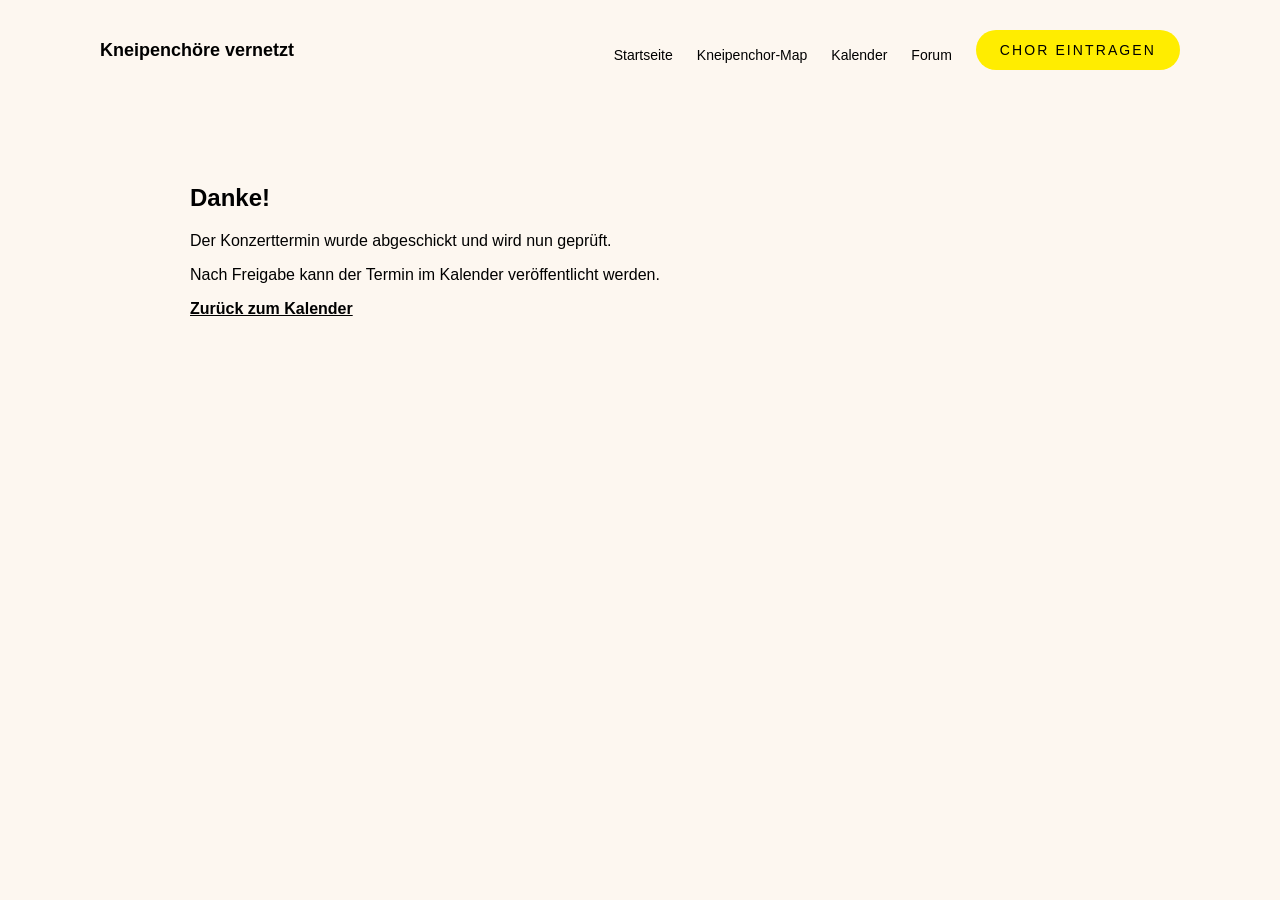
<file: konzert-danke.html>
<!DOCTYPE html>
<html lang="de">
<head>
  <meta charset="UTF-8" />
  <meta name="viewport" content="width=device-width, initial-scale=1.0" />
  <title>Danke – Konzert eingereicht</title>
  <link rel="stylesheet" href="Kneipenchor.css" />
  <style>.thanks{max-width:900px;margin:0 auto;padding:4rem 2rem}.thanks a{font-weight:700}</style>
</head>
<body>
<header class="main-header">
  <h1 class="site-title">Kneipenchöre vernetzt</h1>
  <nav class="main-nav"><ul class="nav-list"><li><a href="index.html" class="nav-link">Startseite</a></li><li><a href="Karte.html" class="nav-link">Kneipenchor-Map</a></li><li><a href="kalender.html" class="nav-link">Kalender</a></li><li><a href="forum.html" class="nav-link">Forum</a></li></ul><a href="eintragen.html" class="register-btn">Chor eintragen</a></nav>
</header>
<main class="thanks">
  <h2>Danke!</h2>
  <p>Der Konzerttermin wurde abgeschickt und wird nun geprüft.</p>
  <p>Nach Freigabe kann der Termin im Kalender veröffentlicht werden.</p>
  <p><a href="kalender.html">Zurück zum Kalender</a></p>
</main>
</body>
</html>
</file>
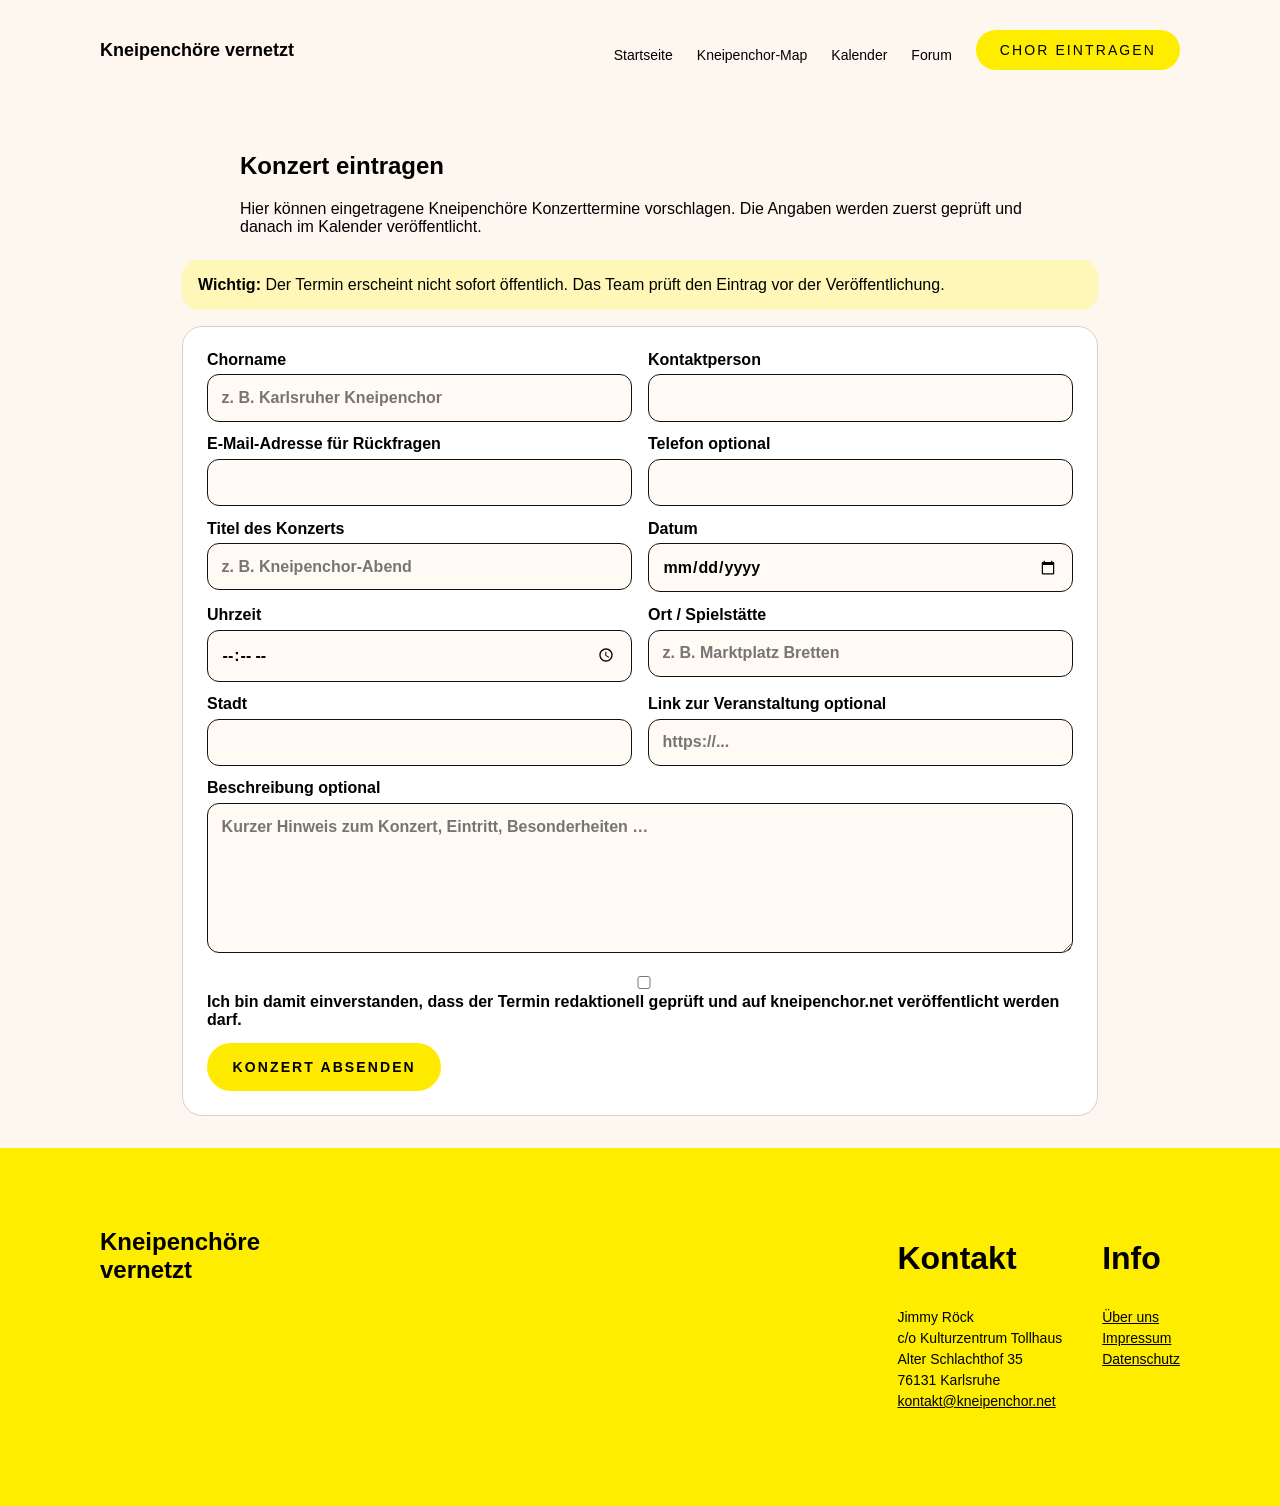
<file: konzert-eintragen.html>
<!DOCTYPE html>
<html lang="de">
<head>
  <meta charset="UTF-8" />
  <meta name="viewport" content="width=device-width, initial-scale=1.0" />
  <title>Konzert eintragen – Kneipenchöre vernetzt</title>
  <link rel="stylesheet" href="Kneipenchor.css" />
  <style>
    .form-page { max-width: 980px; margin: 0 auto; padding: 2rem; }
    .form-intro { margin-bottom: 1.5rem; }
    .form-box { background: #fff; border: 1px solid #d6d2ca; border-radius: 20px; padding: 1.5rem; }
    .form-grid { display: grid; grid-template-columns: 1fr 1fr; gap: 1rem; }
    .form-box label { display: block; font-weight: 700; margin-bottom: .85rem; }
    .form-box input, .form-box select, .form-box textarea { width: 100%; box-sizing: border-box; margin-top: .35rem; padding: .85rem; border: 1.5px solid #111; border-radius: 12px; font: inherit; background: #fffaf3; }
    .form-box textarea { min-height: 150px; }
    .form-note { background: #fff7b8; border-radius: 16px; padding: 1rem; margin: 1rem 0; }
    .submit-button { border: 0; border-radius: 999px; padding: 1rem 1.6rem; background: #ffeb00; color: #000; text-transform: uppercase; letter-spacing: .15em; font-weight: 800; cursor: pointer; }
    .submit-button:hover, .submit-button:focus { background: #000; color: #fff; }
    .hidden-field { display: none; }
    @media (max-width: 760px) { .form-page { padding: 1.1rem; } .form-grid { grid-template-columns: 1fr; } .submit-button { width: 100%; } }
  </style>
</head>
<body>
<header class="main-header">
  <button class="hamburger" aria-label="Menü öffnen" aria-expanded="false" type="button">
    <span class="bar"></span><span class="bar"></span><span class="bar"></span>
  </button>
  <h1 class="site-title">Kneipenchöre vernetzt</h1>
  <nav class="main-nav">
    <ul class="nav-list">
      <li><a href="index.html" class="nav-link">Startseite</a></li>
      <li><a href="Karte.html" class="nav-link">Kneipenchor-Map</a></li>
      <li><a href="kalender.html" class="nav-link">Kalender</a></li>
      <li><a href="forum.html" class="nav-link">Forum</a></li>
    </ul>
    <a href="eintragen.html" class="register-btn">Chor eintragen</a>
  </nav>
</header>

<main class="form-page">
  <section class="form-intro">
    <h2>Konzert eintragen</h2>
    <p>Hier können eingetragene Kneipenchöre Konzerttermine vorschlagen. Die Angaben werden zuerst geprüft und danach im Kalender veröffentlicht.</p>
  </section>

  <section class="form-note">
    <strong>Wichtig:</strong> Der Termin erscheint nicht sofort öffentlich. Das Team prüft den Eintrag vor der Veröffentlichung.
  </section>

  <form class="form-box" name="konzert-eintragen" method="POST" data-netlify="true" netlify-honeypot="bot-field" action="/konzert-danke.html">
    <input type="hidden" name="form-name" value="konzert-eintragen" />
    <p class="hidden-field"><label>Nicht ausfüllen: <input name="bot-field" /></label></p>

    <div class="form-grid">
      <label>Chorname
        <input name="chor" type="text" required placeholder="z. B. Karlsruher Kneipenchor" />
      </label>
      <label>Kontaktperson
        <input name="kontaktperson" type="text" required />
      </label>
    </div>

    <div class="form-grid">
      <label>E-Mail-Adresse für Rückfragen
        <input name="email" type="email" required />
      </label>
      <label>Telefon optional
        <input name="telefon" type="text" />
      </label>
    </div>

    <div class="form-grid">
      <label>Titel des Konzerts
        <input name="titel" type="text" required placeholder="z. B. Kneipenchor-Abend" />
      </label>
      <label>Datum
        <input name="datum" type="date" required />
      </label>
    </div>

    <div class="form-grid">
      <label>Uhrzeit
        <input name="uhrzeit" type="time" required />
      </label>
      <label>Ort / Spielstätte
        <input name="ort" type="text" required placeholder="z. B. Marktplatz Bretten" />
      </label>
    </div>

    <div class="form-grid">
      <label>Stadt
        <input name="stadt" type="text" required />
      </label>
      <label>Link zur Veranstaltung optional
        <input name="link" type="url" placeholder="https://..." />
      </label>
    </div>

    <label>Beschreibung optional
      <textarea name="beschreibung" placeholder="Kurzer Hinweis zum Konzert, Eintritt, Besonderheiten …"></textarea>
    </label>

    <label>
      <input type="checkbox" name="einverstaendnis" value="ja" required />
      Ich bin damit einverstanden, dass der Termin redaktionell geprüft und auf kneipenchor.net veröffentlicht werden darf.
    </label>

    <button class="submit-button" type="submit">Konzert absenden</button>
  </form>
</main>

<footer class="main-footer">
  <div class="footer-brand"><h2 class="footer-title">Kneipenchöre<br>vernetzt</h2></div>
  <nav class="footer-nav">
    <div class="footer-sections">
      <section class="footer-section"><h3 class="section-title">Kontakt</h3><p class="section-content">Jimmy Röck<br>c/o Kulturzentrum Tollhaus<br>Alter Schlachthof 35<br>76131 Karlsruhe<br><a href="mailto:kontakt@kneipenchor.net">kontakt@kneipenchor.net</a></p></section>
      <section class="footer-section"><h3 class="section-title">Info</h3><p class="section-content"><a href="ueber-uns.html">Über uns</a><br><a href="impressum.html">Impressum</a><br><a href="datenschutz.html">Datenschutz</a></p></section>
    </div>
  </nav>
</footer>
<script>
  document.addEventListener('DOMContentLoaded', () => {
    const hamburger = document.querySelector('.hamburger');
    const mainNav = document.querySelector('.main-nav');
    if (hamburger && mainNav) {
      hamburger.addEventListener('click', () => {
        const isOpen = mainNav.classList.toggle('open');
        hamburger.setAttribute('aria-expanded', isOpen ? 'true' : 'false');
        hamburger.classList.toggle('active', isOpen);
      });
    }
  });
</script>
</body>
</html>
</file>
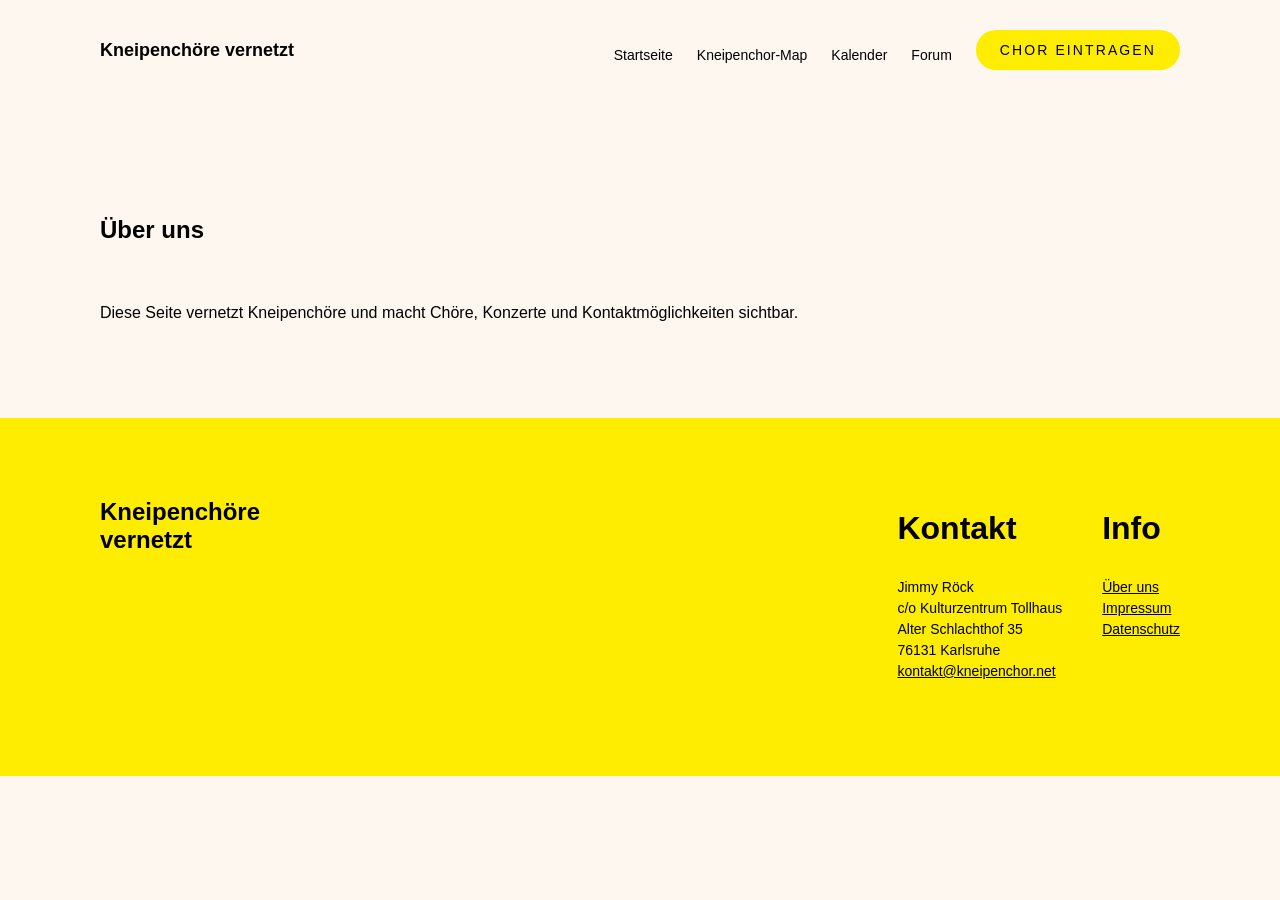
<file: ueber-uns.html>
<!doctype html>
<html lang="de"><head><meta charset="utf-8"><meta name="viewport" content="width=device-width, initial-scale=1.0"><title>Über uns</title><link rel="stylesheet" href="Kneipenchor.css"></head><body><header class="main-header"><h1 class="site-title">Kneipenchöre vernetzt</h1><nav class="main-nav"><ul class="nav-list"><li><a href="index.html" class="nav-link">Startseite</a></li><li><a href="Karte.html" class="nav-link">Kneipenchor-Map</a></li><li><a href="kalender.html" class="nav-link">Kalender</a></li><li><a href="forum.html" class="nav-link">Forum</a></li></ul><a href="eintragen.html" class="register-btn">chor eintragen</a></nav></header><main class="contact-section"><div class="contact-content"><div class="contact-info"><h2>Über uns</h2><p>Diese Seite vernetzt Kneipenchöre und macht Chöre, Konzerte und Kontaktmöglichkeiten sichtbar.</p></div></div></main><footer class="main-footer"><div class="footer-brand"><h2 class="footer-title">Kneipenchöre<br>vernetzt</h2></div><nav class="footer-nav"><div class="footer-sections"><section class="footer-section"><h3 class="section-title">Kontakt</h3><p class="section-content">Jimmy Röck<br>c/o Kulturzentrum Tollhaus<br>Alter Schlachthof 35<br>76131 Karlsruhe<br><a href="mailto:kontakt@kneipenchor.net">kontakt@kneipenchor.net</a></p></section><section class="footer-section"><h3 class="section-title">Info</h3><p class="section-content"><a href="ueber-uns.html">Über uns</a><br><a href="impressum.html">Impressum</a><br><a href="datenschutz.html">Datenschutz</a></p></section></div></nav></footer></body></html>
</file>
<file: Kneipenchor.css>
/* ---------------------------------------- */
/* ========== Variables =================== */
/* ---------------------------------------- */
:root {
  --color-black: #000;
  --color-white: #fff;
  --color-yellow: rgba(255, 237, 0, 1);
  --color-light-bg: rgba(253, 247, 240, 1);
  --color-dark-text: #2b2b2b;
  --font-main: Manrope, -apple-system, Roboto, Helvetica, sans-serif;
  --font-alt: Nunito Sans, -apple-system, Roboto, Helvetica, sans-serif;
  --font-size-sm: 14px;
  --font-size-md: 18px;
  --font-size-lg: 20px;
  --font-size-xl: 24px;
  --font-size-hero: 56px;
  --font-weight-normal: 400;
  --font-weight-medium: 500;
  --font-weight-bold: 700;
  --border-radius-sm: 12px;
  --border-radius-md: 24px;
  --padding-sm: 12px 16px;
  --padding-md: 12px 24px;
  --gap-sm: 16px;
  --gap-md: 24px;
  --gap-lg: 40px;
  --gap-xl: 100px;
}

/* ---------------------------------------- */
/* ========== 1. Base Styles ============= */
/* ---------------------------------------- */
body {
  margin: 0;
  padding: 0;
  background-color: var(--color-light-bg);
  font-family: var(--font-alt);
}
.break {
  display: block;
}
a {
    color: var(--color-black);
}



/* ---------------------------------------- */
/* ========== 2. Header =================== */
/* ---------------------------------------- */
.site-header, .main-header {
  display: flex;
  min-height: 100px;
  padding: 0 var(--gap-xl);
  align-items: center;
  justify-content: space-between;
  gap: var(--gap-lg) var(--gap-xl);
}

.logo, .site-title {
  color: var(--color-black);
  font-size: var(--font-size-md);
  font-family: var(--font-main);
  font-weight: var(--font-weight-bold);
  line-height: 1;
  margin: 0;
}

.nav-container, .main-nav {
  display: flex;
  min-width: 240px;
  align-items: center;
  gap: var(--gap-md);
  font-size: var(--font-size-sm);
  font-weight: var(--font-weight-normal);
}

.nav-list {
  display: flex;
  list-style: none;
  margin-top: 24px;
  padding: 0;
  gap: 24px;
}

.nav-link {
  color: var(--color-black);
  text-decoration: none;
  font-weight: var(--font-weight-normal);
}

.cta-button, .register-btn {
  border-radius: var(--border-radius-md);
  font-size: var(--font-size-sm);
  text-decoration: none;
  background-color: var(--color-black);
  color: var(--color-white);
  padding: var(--padding-md);
  border: none;
  font-weight: var(--font-weight-medium);
  text-transform: uppercase;
  letter-spacing: 2.1px;
  cursor: pointer;
}
nav a[href*="eintragen"] {
  background-color: #ffed00;
  color: #000;
  padding: var(--padding-md);
  border-radius: var(--border-radius-md);
  text-decoration: none;
  font-weight: var(--font-weight-medium);
  display: inline-block;
}

nav a[href*="eintragen"]:hover,
nav a[href*="eintragen"]:focus {
  background-color: #e6bf00; /* etwas dunkler beim Hover */
}

/* Hamburger-Styling */

/* Hamburger-Icon */
.hamburger {
  display: none;
  text-align: center;      /* Horizontal zentrieren */
  width: 48px;
  height: 40px;
  background: none;
  border: none;
  cursor: pointer;
  z-index: 1100;
  vertical-align: middle;  /* Falls im Inline-Kontext */
  line-height: 0.5;
}
.hamburger .bar {
  display: inline-block;
  height: 3px;
  width: 24px;
  background-color: #000;
  border-radius: 2px;
  margin: 4px 0;
  line-height: 0.5;
}

/* Desktop: Navigation immer sichtbar */
@media (min-width: 1095px) {
  .main-nav {
    display: flex !important; /* immer sichtbar */
    flex-direction: row;
    gap: var(--gap-md);
    background: none;
    box-shadow: none;
    position: static;
    padding: 0;
  }
  .hamburger {
    display: none;
  }
}

/* Mobil */
@media (max-width: 1094px) {
  .hamburger {
    display: block; /* sichtbar */
    position: relative; /* notwendig, damit z-index wirkt */
  }
  .main-header {
    padding-left: 16px;
  }
  .main-nav {
    display: none; /* standard versteckt */
    position: absolute;
    top: 0;
    left: 0;
    background: white;
    box-shadow: -4px 0 10px rgba(0,0,0,0.1);
    flex-direction: column;
    gap: 16px;
    padding: 16px;
    width: 200px; /* nach Wunsch anpassen */
    z-index: 2000;
  }
  .main-nav.open {
    display: flex;
    height: 100%;
    align-items: start;
  }
  .nav-list {
    flex-direction: column;
    align-items: flex-start;
    padding-left: 24px;
    gap: 16px;
  }
  .register-btn {
    align-self: stretch;
    margin-top: 48px;
  }
}
  




/* ---------------------------------------- */
/* ========== 3. Hero Section ============= */
/* ---------------------------------------- */
.hero-section {
  display: flex;
  padding: 80px var(--gap-xl);
  align-items: center;
  gap: var(--gap-lg) 64px;
  flex-wrap: wrap;
  width: 100%;
  position: relative; /* wichtig für ggf. positionierte Inhalte */
}

.hero-content {
  flex: 1;
  min-width: 240px;
}

.hero-img {
  width: 100%;
  max-height: 600px; /* Begrenzung nur fürs Bild */
  max-width: 647px;
  height: auto;
  object-fit: cover;
  display: block;
  flex: 1 1 300px; /* falls du Flexbox für die Größe nutzt */
}

.hero-subtitle, .hero-description {
  color: var(--color-black);
  font-size: var(--font-size-sm);
  margin: 0;
}

.hero-subtitle {
  font-weight: var(--font-weight-bold);
}

.hero-title {
  color: var(--color-dark-text);
  font-size: var(--font-size-hero);
  font-family: var(--font-main);
  font-weight: var(--font-weight-medium);
  line-height: 60px;
  margin: 16px 0 0;
}

.hero-description {
  margin: 28px 0;
}

@media (max-width: 768px) {
  .hero-section {
    padding: 40px 20px 60px 20px;
  }
}


/* ---------------------------------------- */
/* ========== 4. Map Section ============== */
/* ---------------------------------------- */

.map-image-container {
  width: 100%;
  overflow: hidden;
}

.header-img {
  width: 100%;
  height: auto;
  display: block;
  max-width: 100%;
}

.map-section {
  position: relative;/* Positionierung der Karte, um das Overlay oben zu platzieren */
  background-color: var(--color-white);
  width: 100%;
  overflow: visible;
  z-index: 0;
}

#map {
  width: 100%;
  height: 450px;
}

.map-container {
  position: relative;
  overflow: hidden;
  width: 100%;
  z-index: 0;
}

.map-title {
  text-align: center;
  margin: 0 auto 1rem auto; /* oben/seitlich/unten zentriert */
  max-width: 800px; /* optional: verhindert zu lange Zeilen */
  color: var(--color-dark-text);
  font-size: var(--font-size-xl);
  font-family: var(--font-main);
  font-weight: var(--font-weight-medium);
  line-height: 60px;
  margin: 0;
}

.map-image {
  aspect-ratio: 1.68;
}

.map-main {
  aspect-ratio: 3.89;
}

.map-image, .map-main {
  width: 100%;
  height: auto;
  object-fit: contain;
  max-width: 1204px;
}


.mapboxgl-popup {
  position: fixed !important; /* oder absolute */
  z-index: 9999 !important;
  pointer-events: auto;
}

  

.mapboxgl-map {
    overflow: inherit !important;
}


.map-marker, .mapboxgl-marker {
  position: absolute;
  top: -30px !important;
}

/* Mobile Ansicht */
@media (max-width: 768px) {
.map-title {
  text-align: center;
  font-size: clamp(1.5rem, 2vw, 2.5rem);
  margin-bottom: 1rem;
}
  }

/*---------------------------------------- */
/* ========== 5. Choir Popups auf Karte =============== */
/* ---------------------------------------- */
.mapboxgl-popup-content {
  position: relative !important;
  border-radius: 16px !important;
  max-width: 360px;
  font-family: var(--font-alt);
  font-size: 14px;
  padding: 0;
  box-shadow: 0 4px 8px rgba(0, 0, 0, .2) !important;
}


.chor-popup {
  display: flex;
  flex-direction: column;
}
.chor-popup-facts {
  display: flex;
  max-width: 360px;
  gap: 0px; /* Abstand Bild - Text */
  align-items: flex-start; /* Damit Bild und Text oben ausgerichtet sind */
}

.chor-popup-img {
  width: 100px;
  height: 100px;
  object-fit: cover;
  max-width: 100%;
  display: block;
  margin: 8px 0px 8px 16px;
  flex-shrink: 0; /* Bild nicht schrumpfen lassen */
}

.chor-popup-text {
  flex: 1;
  display: flex;
  flex-direction: column;
  justify-content: center;
  flex: 1; /* Text nimmt den restlichen Platz ein */
}

.chor-popup-title {
  font-weight: bold;
  font-size: 18px;
  margin: 12px 16px 4px;
}

.chor-popup-desc {
  margin: 0 16px 12px;
  line-height: 1.4;
  max-height: 5.6em; /* 4 Zeilen */
  overflow: hidden;
  text-overflow: ellipsis;
  display: -webkit-box;
  -webkit-line-clamp: 4;
  -webkit-box-orient: vertical;
}

.chor-popup-line {
  border: none;
  border-top: 0.5px solid #aaa;
  margin: 0 16px 12px;
}

.chor-popup-leitung {
  text-align: center;
  font-weight: 500;
  margin-bottom: 12px;
}

.chor-popup-stats {
  display: flex;
  justify-content: space-around;
  text-align: center;
  margin: 0 16px 16px;
}

.chor-popup-stats .label {
  font-size: 12px;
  color: #666;
}

.chor-popup-stats .value {
  font-weight: bold;
  font-size: 16px;
}

.chor-popup-btn {
  background-color: #ffED00;
  color: #000;
  text-align: center;
  display: block;
  margin: 0 16px 12px;
  padding: 12px 16px;
  border-radius: 8px;
  font-weight: bold;
  text-decoration: none;
}

.chor-popup-kontakt {
  text-align: center;
  font-size: 13px;
  margin-bottom: 12px;
}



/* ---------------------------------------- */
/* ========== 6. Choir List =============== */
/* ---------------------------------------- */

.choir-list {
  padding: 0px 80px 80px 0px;
  width: 100%;
}

.filter-section {
  display: flex;
  align-items: center;
  gap: 24px;
  padding: 40px 40px;
  flex-wrap: wrap;
}

.filter-title {
  font-size: 14px;
  font-weight: 700;
  letter-spacing: 2.1px;
  margin: 0;
}

select {
  appearance: none;        /* entfernt Standard-Pfeil */
  -webkit-appearance: none;
  -moz-appearance: none;
  background-color: rgba(253, 247, 240, 1);
  border: 1px solid #000;
  padding: 14px 24px;
  border-radius: 24px;
  font-size: 14px;
  font-weight: 500;
  text-transform: uppercase;
  letter-spacing: 2.1px;
  cursor: pointer;
  background-image: url('data:image/svg+xml;utf8,<svg fill="%23666" height="18" viewBox="0 0 24 24" width="18" xmlns="http://www.w3.org/2000/svg"><path d="M7 10l5 5 5-5z"/></svg>');
  background-repeat: no-repeat;
  background-position: right 12px center;
  background-size: 16px;
  padding-right: 40px; /* Platz für Icon */
}

.filter-buttons,
#bundesland-filter,
#genre-filter {
  margin: 8px;
}



.filter-buttons {
  display: flex;
  gap: 24px;
  flex-wrap: wrap;
}

.filter-btn {
  display: flex;
  align-items: center;
  gap: 16px;
  border: 1px solid #000;
  border-radius: 24px;
  padding: 12px 24px;
  background: none;
  font-size: 14px;
  font-weight: 500;
  text-transform: uppercase;
  letter-spacing: 2.1px;
  cursor: pointer;
}

.filter-btn img {
  width: 24px;
  height: 24px;
}

.choir-card {
  display: flex;
  flex-wrap: nowrap;       /* Inhalte nebeneinander */
  gap: 20px;               /* Abstand zwischen den Bereichen */
  width: 100%;             /* volle Breite des Containers */
  /* max-width: 900px;         optional max. Breite */
  /* margin: 0 auto;           zentriert im Container */
  background: #fff;        /* Hintergrundfarbe, optional */
  padding: 16px;
  box-sizing: border-box;
  border-radius: 8px;      /* optional abgerundete Ecken */
  margin-top: 24px;
  /*box-shadow: 0 0 8px rgba(0,0,0,0.1);  optional Schatten */
}

.choir-card,
.choir-info,
.choir-details {
  overflow-wrap: break-word;  /* lange Wörter umbrechen */
  word-wrap: break-word;
  hyphens: auto;              /* optionale Silbentrennung */
}


.choir-image {
  flex-shrink: 1; /* Bild darf auch schrumpfen */
  min-width: 100px; /* aber nicht kleiner als 100px */
  max-width: 360px; 
  object-fit: cover; /* Bild füllt Fläche aus, ohne Verzerrung */
  aspect-ratio: 1.88;
  width: 100%;
  object-fit: cover;
}

.choir-info, .choir-details {
  flex: 1;
  padding: 16px;
  min-width: 240px;
}

.choir-name {
  font-size: 20px;
  font-family: Manrope, -apple-system, Roboto, Helvetica, sans-serif;
  font-weight: 700;
  margin: 0;
}

.choir-description {
  font-size: 14px;
  margin: 24px 0;
}

.label {
  font-size: 12px;
  font-weight: 400;
  display: block;
}

.conductor-info {
  padding: 8px 0;
}

.conductor-name {
  font-size: 14px;
  font-weight: 700;
  display: block;
  margin-top: 4px;
}

.stats {
  display: flex;
  padding: 0 12px;
  gap: 22px;
  justify-content: space-between;
}

.stat-item {
  text-align: center;
}

.stat-label {
  font-size: 12px;
  font-weight: 400;
  display: block;
}

.stat-value {
  font-size: 14px;
  font-weight: 700;
  display: block;
  margin-top: 4px;
}

.choir-website {
  display: block;
  background-color: rgba(255, 237, 0, 1);
  margin-top: 16px;
  padding: 16px;
  text-align: center;
  text-decoration: none;
  color: #000;
  font-weight: 700;
  font-size: 14px;
}

.contact-info {
  display: flex;
  margin-top: 16px;
  gap: 24px;
  flex-direction: column;
}

.contact-text {
  flex: 1;
  margin: 0;
  font-size: 14px;
}

.social-links {
  display: flex;
  gap: 8px;
}

.social-link img {
  width: 24px;
  height: 24px;
}


/* Mobile Ansicht: alles untereinander */
@media (max-width: 768px) {
  .choir-card {
    width: 100%;
    box-sizing: border-box;
    flex-direction: column;
    gap: 12px;
  }
  
  .choir-image {
    width: 100%;           /* Bild nimmt volle Breite ein */
    height: auto;
    max-width: none;
  }
    .choir-details {
    padding: 0;           
  }
  
  .choir-info,
  .choir-details {
    width: 100%;           /* volle Breite */
  }
}

@media (max-width: 768px) {
  .filter-section {
    padding: 40px 20px 0px 20px;
    flex-direction: column;
    align-items: flex-start;
    gap: 0;
  }
    .filter-buttons, #bundesland-filter, #genre-filter {
    flex-direction: column;
    gap: 16px;
    width: 100%;
    margin-left: 0;
    margin-right: 0;
    margin-top: 24px;
  }
    .filter-section select {
    width: 100%;
  }

  #aufnahmestopp-filter {
    margin-top: 24px;
  }
}


/* ---------------------------------------- */
/* ========== 7. Contact ========= */
/* ---------------------------------------- */
.contact-section {
  display: flex;
  flex-wrap: wrap;
  justify-content: space-between;
  padding: 80px 100px;
  gap: 40px;
}

.contact-content {
  display: flex;
  align-items: flex-start; /* sorgt für obere Ausrichtung */
  flex-wrap: wrap;
  justify-content: space-between;
  gap: 40px;
  width: 100%;
}

.contact-info,
.contact-form {
  flex: 1 1 300px;
  min-width: 240px;
}

.contact-title {
  color: rgba(43, 43, 43, 1);
  font-size: 56px;
  font-family: var(--font-alt);
  font-weight: 500;
  line-height: 60px;
  margin: 0;
}

.contact-description {
  color: rgba(0, 0, 0, 1);
  font-size: 14px;
  font-weight: 400;
  margin-top: 28px;
}

.form-group {
  margin-bottom: 24px;
}

.contact-form label {
  font-size: 12px;
  font-weight: 700; /* falls gewünscht */
  display: block;
  margin-bottom: 4px;
}

.required {
  font-weight: 300;
}

.name-inputs {
  display: flex;
  gap: 24px;
}

.input-group {
  flex: 1;
}

.contact-form .form-input,
.contact-form .form-textarea {
  border-radius: 24px;
  border: 1px solid black;
  padding: 12px 16px;
  font-size: 14px;
  width: 100%;
  box-sizing: border-box;
  background-color: transparent;
  transition: background-color 0.3s ease;
}

.contact-form .form-textarea {
  min-height: 96px; /* doppelt so hoch wie min-height 39px */
  resize: vertical;
}
.contact-description a {
  color: inherit;
  text-decoration: none;
  font-weight: bold;
}

.submit-button {
  border-radius: 24px;
  background-color: var(--color-yellow);
  min-height: 48px;
  padding: 12px 24px;
  font-size: 14px;
  font-weight: var(--font-weight-medium);
  text-transform: uppercase;
  letter-spacing: 2.1px;
  border: none;
  cursor: pointer;
  transition: background-color 0.3s ease;
}


.form-input:hover,
.form-input:focus,
.form-textarea:hover,
.form-textarea:focus,
.submit-btn:hover {
  background-color: #fff;
}

@media (max-width: 768px) {
  .contact-section {
    flex-direction: column;
    align-items: stretch;
    padding: 40px 20px 60px 20px;
  }

  .contact-info,
  .contact-form {
    width: 100%;
  }

  .name-inputs {
    flex-direction: column;
    gap: 16px;
  }
}
/* ---------------------------------------- */
/* ========== 8. Section Forum =================== */
/* ---------------------------------------- */ 

.forum-section {
  background-color: rgba(0, 0, 0, 1);
  display: flex;
  padding: 80px 100px;
  align-items: center;
  gap: 40px 64px;
  flex-wrap: wrap;
}

.forum-image {
  flex: 1;
  min-width: 240px;
}

.forum-img {
  aspect-ratio: 0.83;
  width: 100%;
  max-width: 479px;
  object-fit: contain;
}

.forum-content {
  flex: 1;
  min-width: 240px;
  color: rgba(254, 244, 244, 1);
}

.forum-subtitle {
  font-size: 14px;
  font-weight: 700;
  margin: 0;
}

.forum-title {
  font-size: 56px;
  font-family:
    Manrope,
    -apple-system,
    Roboto,
    Helvetica,
    sans-serif;
  font-weight: 500;
  line-height: 60px;
  margin: 16px 0 0;
}

.forum-description {
  font-size: 14px;
  font-weight: 400;
  margin: 28px 0;
}

.forum-button {
  border-radius: 24px;
  background-color: rgba(255, 237, 0, 1);
  min-height: 48px;
  padding: 12px 24px;
  color: rgba(0, 0, 0, 1);
  font-size: 14px;
  font-weight: 500;
  text-transform: uppercase;
  letter-spacing: 2.1px;
  border: none;
  cursor: pointer;
  text-decoration: none;
}

@media (max-width: 768px) {
  .forum-section {
    padding: 40px 20px 60px 20px;
  }
}

/* ---------------------------------------- */
/* ========== 9. Footer =================== */
/* ---------------------------------------- */

.main-footer {
  background-color: var(--color-yellow);
  color: var(--color-black);
  width: 100%;
  overflow-x: hidden; /* verhindert horizontales Scrollen */
  box-sizing: border-box;
  padding: 60px 100px 80px 100px;
  display: flex;
  justify-content: space-between;
  flex-wrap: wrap; /* für mobile Fallback */
  gap: 40px;
}

.footer-brand {
  flex: 1;
}

.footer-title {
  font-size: 24px;
  font-weight: bold;
  text-align: left;
}

.footer-nav {
  flex: 2;
}

.footer-sections {
  display: flex;
  max-width: 100%;
  gap: 40px;
  justify-content: flex-end; /* optional – richtet alle Sections nach rechts aus */
}

.footer-section {
  display: flex;
  flex-direction: column;
  text-align: left;
  width: auto; /* lässt Breite vom Inhalt bestimmen */
  max-width: 300px; /* optional: Begrenzung, falls Inhalte zu lang sind */
}

.section-title {
  font-size: 18px;
  margin-bottom: 8px;
}

.section-content {
  font-size: 14px;
  line-height: 1.5;
}

.section-link {
  font-weight: bold !important;
  font-size: 14px;
  color: inherit !important;
}

/* 🔁 Responsive: untereinander auf kleinen Geräten */
@media (max-width: 768px) {
  .main-footer {
    flex-direction: column;
    padding: 40px 20px 60px 20px;
  }

  .footer-nav {
    justify-content: flex-start;
    margin-top: 40px;
  }

  .footer-sections {
    flex-direction: column;
    align-items: flex-start;
    gap: 24px;
  }

  .footer-section {
    width: 100%; /* bei schmalem Screen wieder auf volle Breite */
    max-width: none;
  }
  
}

/* ---------------------------------------- */
/* ========== 10. Kalender ================ */
/* ---------------------------------------- */

.calendar-section {
  padding: 0rem 2rem 0rem 2rem;
  background-color: #fdfdfd;
  text-align: left;
}
.calendar-section h2 {
  text-align: left;
}
.hinweis-section {
  padding: 0rem 2rem 4rem 2rem;
}

.calendar-section select {
  max-width: 318px;
}


.calendar-title {
  font-size: 2rem;
  margin-bottom: 2rem;
  color: var(--text-color); /* passe ggf. deine Farbvariablen an */
}

.calendar-wrapper {
  max-width: 100%;
  overflow-x: auto;
  border: 2px solid #ccc;
  border-radius: 12px;
  box-shadow: 0 0 8px rgba(0,0,0,0.1);
}

.calendar-iframe {
  width: 100%;
  min-height: 600px;
  border: none;
}

iframe[src*="docs.google.com/forms"] {
  width: 100% !important;
  max-width: 100%;
  border: none;
  margin: 2rem auto;
  scrolling: no;
}

.form-intro {
  width: 100%;
  max-width: 100%;
  margin: 0 auto;
  padding: 0;
  max-width: 800px;
  box-sizing: border-box;
}
.form-intro li {
  margin-bottom: 16px;
}
.form-page {
  padding: 1.5rem;
  box-sizing: border-box;
}
.form-container {
  width: 100%;
  max-width: 900px;
  height: 1700px;
  border: none;
  overflow: hidden;
  display: block;
  margin: 2rem auto;
  padding: 0;
  box-sizing: border-box;
}
.form-container iframe {
  width: 100%;
  border: none;
  display: block;
}

/* Für kleine Bildschirme: weniger Höhe, automatischer Rand */
@media (max-width: 600px) {
  .form-container iframe {
    height: 1800px;
    padding: 0 10px;
  }
}

.content-section {
  padding: 4rem 1rem;
  background-color: #f9f9f9;
  text-align: left;
}

.section-inner {
  max-width: 800px;
  margin: 0 auto;
}

.section-title {
  font-size: 2rem;
  margin-bottom: 1rem;
}

.section-description {
  font-size: 1.2rem;
  line-height: 1.6;
}
/* ---------------------------------------- */
/* ========== Datenschutz ================ */
/* ---------------------------------------- */

/* Datenschutzerklärung linksbündig */
.content-section.datenschutz-content {
  text-align: left !important;
  white-space: pre-line;
  line-height: 1.5;
}
</file>
